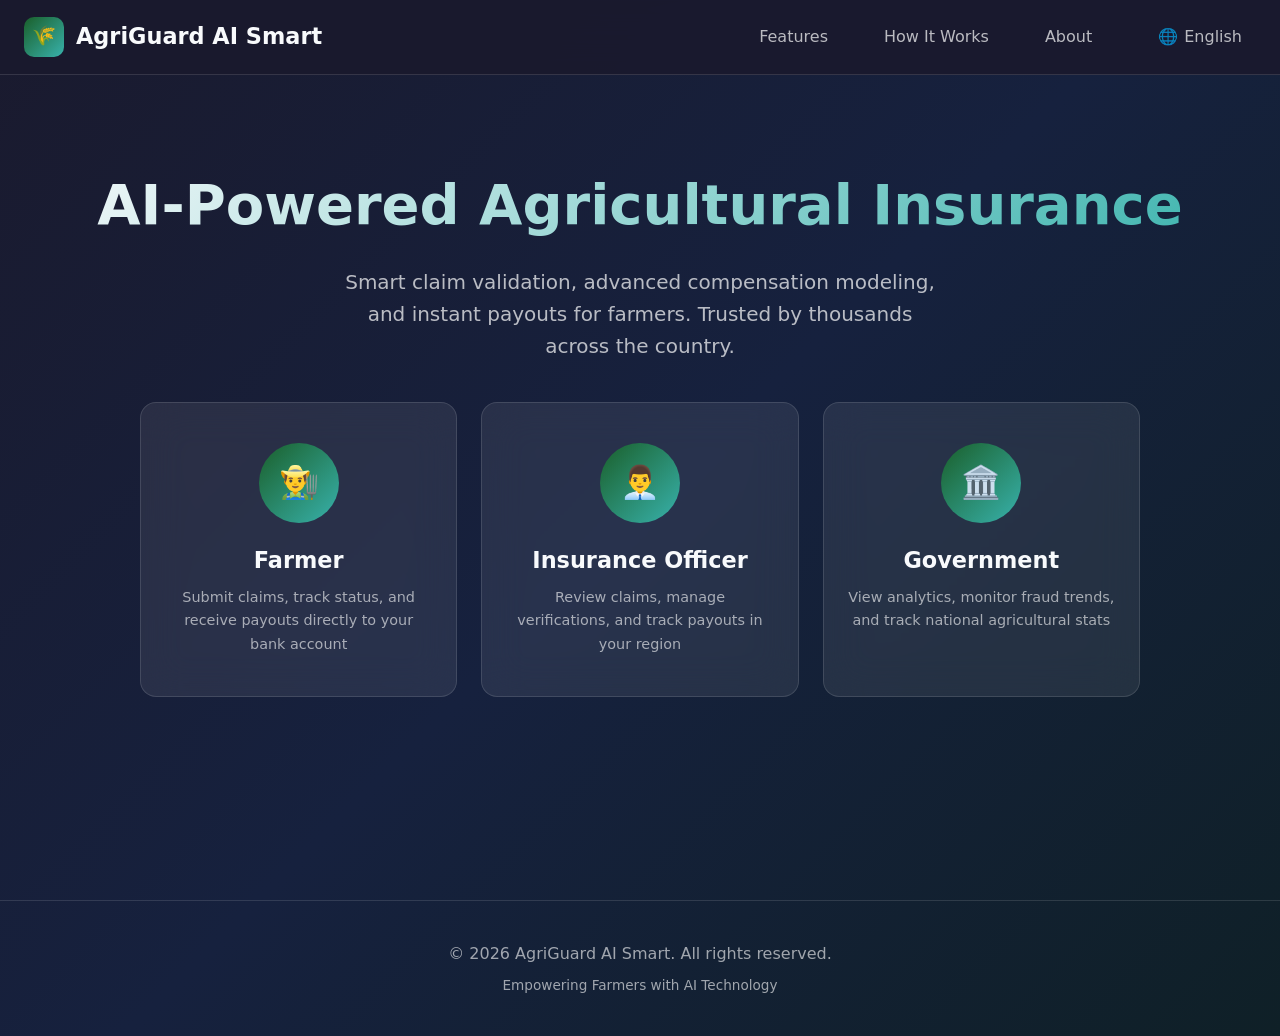
<file: index.html>
<!DOCTYPE html>
<html lang="en">
<head>
<meta charset="UTF-8">
<meta name="viewport" content="width=device-width, initial-scale=1.0">
<title>AgriGuard AI Smart - Agricultural Insurance Platform</title>
<link rel="stylesheet" href="css/style.css">
<link rel="icon" href="data:image/svg+xml,<svg xmlns='http://www.w3.org/2000/svg' viewBox='0 0 100 100'><text y='.9em' font-size='90'>🌾</text></svg>">
</head>

<body>

<header class="nav-header">
<div class="container nav-content">
<a href="index.html" class="nav-logo">
<div class="nav-logo-icon">🌾</div>
<span>AgriGuard AI Smart</span>
</a>
<nav class="nav-links">
<a href="#features" class="nav-link" data-i18n="nav.features">Features</a>
<a href="#how-it-works" class="nav-link" data-i18n="nav.howItWorks">How It Works</a>
<a href="#about" class="nav-link" data-i18n="nav.about">About</a>

<div class="lang-dropdown">
<a href="#" id="lang-toggle" class="nav-link lang-link">
🌐 <span id="lang-current">English</span>
</a>
<div id="lang-dropdown" class="lang-dropdown-menu">
<a href="#" data-lang="en" data-i18n="lang.en">English</a>
<a href="#" data-lang="hi" data-i18n="lang.hi">हिन्दी</a>
<a href="#" data-lang="te" data-i18n="lang.te">తెలుగు</a>
</div>
</div>
</nav>
</div>
</header>

<main class="main-content">
<section class="hero-section">
<div class="container">

<h1 class="hero-title animate-fade-in" data-i18n="hero.title">
AI-Powered Agricultural Insurance
</h1>

<p class="hero-subtitle animate-fade-in" data-i18n="hero.subtitle">
Smart claim validation, advanced compensation modeling, and instant payouts for farmers.
Trusted by thousands across the country.
</p>

<div class="role-cards">

<div class="card role-card animate-fade-in" onclick="selectRole('farmer')" style="animation-delay:0.1s">
<div class="role-icon">👨‍🌾</div>
<h3 class="role-title" data-i18n="role.farmer.title">Farmer</h3>
<p class="role-desc" data-i18n="role.farmer.desc">
Submit claims, track status, and receive payouts directly to your bank account
</p>
</div>

<div class="card role-card animate-fade-in" onclick="selectRole('officer')" style="animation-delay:0.2s">
<div class="role-icon">👨‍💼</div>
<h3 class="role-title" data-i18n="role.officer.title">Insurance Officer</h3>
<p class="role-desc" data-i18n="role.officer.desc">
Review claims, manage verifications, and track payouts in your region
</p>
</div>

<div class="card role-card animate-fade-in" onclick="selectRole('government')" style="animation-delay:0.3s">
<div class="role-icon">🏛️</div>
<h3 class="role-title" data-i18n="role.government.title">Government</h3>
<p class="role-desc" data-i18n="role.government.desc">
View analytics, monitor fraud trends, and track national agricultural stats
</p>
</div>

</div>
</div>
</section>
</main>

<!-- AUTH MODAL -->
<div id="auth-modal" class="hidden" style="position:fixed;inset:0;background:rgba(0,0,0,0.7);display:flex;align-items:center;justify-content:center;z-index:9999;">
<div style="background:#111;padding:30px;border-radius:12px;width:350px;max-width:90%;box-shadow:0 0 20px rgba(0,255,150,0.3);">
<h3 id="auth-role-title" style="margin-bottom:15px;text-align:center;color:white;"></h3>

<input id="auth-username" type="text" placeholder="Username" style="width:100%;padding:10px;margin-bottom:10px;border-radius:6px;border:1px solid #333;">
<input id="auth-password" type="password" placeholder="Password" style="width:100%;padding:10px;margin-bottom:15px;border-radius:6px;border:1px solid #333;">

<button onclick="loginUser()" style="width:100%;padding:10px;margin-bottom:8px;background:#00c896;border:none;color:#000;font-weight:bold;border-radius:6px;">Login</button>
<button onclick="registerUser()" style="width:100%;padding:10px;background:#1f2937;border:none;color:#fff;border-radius:6px;">Register</button>
<button onclick="closeAuth()" style="margin-top:10px;width:100%;background:none;color:#aaa;border:none;">Cancel</button>
</div>
</div>

<script>
document.getElementById('auth-modal').addEventListener('click', function(e) {
    if (e.target === this) closeAuth();
});
</script>

<footer style="padding:40px 24px;text-align:center;border-top:1px solid var(--glass-border);">
<p class="text-muted" data-i18n="footer.copyright">© 2026 AgriGuard AI Smart. All rights reserved.</p>
<p class="text-muted text-sm mt-sm" data-i18n="footer.tagline">Empowering Farmers with AI Technology</p>
</footer>

<script src="js/core.js"></script>
<script src="js/engine.js"></script>
<script src="js/finance.js"></script>
<script src="js/chatbot.js"></script>
<script src="js/i18n.js"></script>

<script>
// ================= AUTH SYSTEM =================

let selectedRole = null;

function selectRole(role) {
selectedRole = role;
document.getElementById("auth-role-title").innerText =
"Login as " + role.charAt(0).toUpperCase() + role.slice(1);
document.getElementById("auth-modal").classList.remove("hidden");
}

function closeAuth() {
document.getElementById("auth-modal").classList.add("hidden");
}

function registerUser() {
const username = document.getElementById("auth-username").value.trim();
const password = document.getElementById("auth-password").value.trim();

if (!username || !password) {
alert("All fields required");
return;
}

let users = JSON.parse(localStorage.getItem("users")) || [];
const exists = users.find(u => u.username === username && u.role === selectedRole);

if (exists) {
alert("User already exists for this role.");
return;
}

users.push({ username, password, role: selectedRole });
localStorage.setItem("users", JSON.stringify(users));
alert("Registered successfully! You can now login.");
}

function loginUser() {
const username = document.getElementById("auth-username").value.trim();
const password = document.getElementById("auth-password").value.trim();

let users = JSON.parse(localStorage.getItem("users")) || [];

const validUser = users.find(
u => u.username === username &&
u.password === password &&
u.role === selectedRole
);

if (!validUser) {
alert("Invalid credentials.");
return;
}

localStorage.setItem("currentUser", JSON.stringify(validUser));

if (selectedRole === "farmer") {
window.location.href = "farmer.html";
} else if (selectedRole === "officer") {
window.location.href = "officer.html";
} else if (selectedRole === "government") {
window.location.href = "government.html";
}
}

(function initDemoUsers(){
if (!localStorage.getItem("users")) {
const demoUsers = [
{ username: "farmer1", password: "1234", role: "farmer" },
{ username: "officer1", password: "1234", role: "officer" },
{ username: "gov1", password: "1234", role: "government" }
];
localStorage.setItem("users", JSON.stringify(demoUsers));
}
})();

document.addEventListener('DOMContentLoaded', function() {
initLanguage();

if (typeof Chatbot !== "undefined") {
Chatbot.init();
}
});
</script>
</body>
</html>
</file>
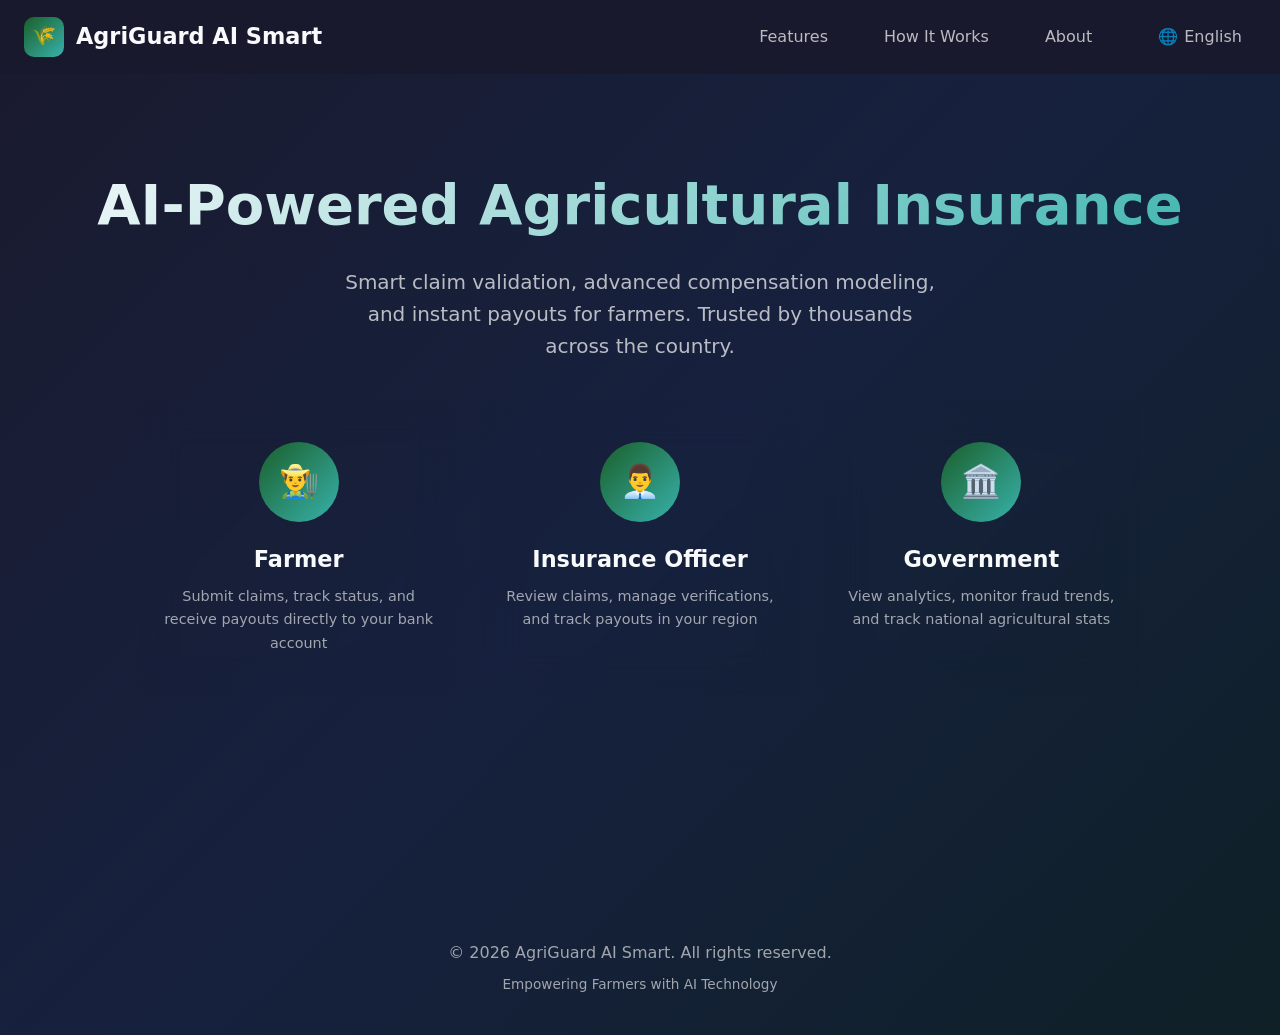
<file: Atechext/index.html>
<!DOCTYPE html>
<html lang="en">
<head>
<meta charset="UTF-8">
<meta name="viewport" content="width=device-width, initial-scale=1.0">
<title>AgriGuard AI Smart - Agricultural Insurance Platform</title>
<link rel="stylesheet" href="css/style.css">
<link rel="icon" href="data:image/svg+xml,<svg xmlns='http://www.w3.org/2000/svg' viewBox='0 0 100 100'><text y='.9em' font-size='90'>🌾</text></svg>">
</head>

<body>

<header class="nav-header">
<div class="container nav-content">
<a href="index.html" class="nav-logo">
<div class="nav-logo-icon">🌾</div>
<span>AgriGuard AI Smart</span>
</a>
<nav class="nav-links">
<a href="#features" class="nav-link" data-i18n="nav.features">Features</a>
<a href="#how-it-works" class="nav-link" data-i18n="nav.howItWorks">How It Works</a>
<a href="#about" class="nav-link" data-i18n="nav.about">About</a>

<div class="lang-dropdown">
<a href="#" id="lang-toggle" class="nav-link lang-link">
🌐 <span id="lang-current">English</span>
</a>
<div id="lang-dropdown" class="lang-dropdown-menu">
<a href="#" data-lang="en" data-i18n="lang.en">English</a>
<a href="#" data-lang="hi" data-i18n="lang.hi">हिन्दी</a>
<a href="#" data-lang="te" data-i18n="lang.te">తెలుగు</a>
</div>
</div>
</nav>
</div>
</header>

<main class="main-content">
<section class="hero-section">
<div class="container">

<h1 class="hero-title animate-fade-in" data-i18n="hero.title">
AI-Powered Agricultural Insurance
</h1>

<p class="hero-subtitle animate-fade-in" data-i18n="hero.subtitle">
Smart claim validation, advanced compensation modeling, and instant payouts for farmers.
Trusted by thousands across the country.
</p>

<div class="role-cards">

<div class="card role-card animate-fade-in" onclick="selectRole('farmer')" style="animation-delay:0.1s">
<div class="role-icon">👨‍🌾</div>
<h3 class="role-title" data-i18n="role.farmer.title">Farmer</h3>
<p class="role-desc" data-i18n="role.farmer.desc">
Submit claims, track status, and receive payouts directly to your bank account
</p>
</div>

<div class="card role-card animate-fade-in" onclick="selectRole('officer')" style="animation-delay:0.2s">
<div class="role-icon">👨‍💼</div>
<h3 class="role-title" data-i18n="role.officer.title">Insurance Officer</h3>
<p class="role-desc" data-i18n="role.officer.desc">
Review claims, manage verifications, and track payouts in your region
</p>
</div>

<div class="card role-card animate-fade-in" onclick="selectRole('government')" style="animation-delay:0.3s">
<div class="role-icon">🏛️</div>
<h3 class="role-title" data-i18n="role.government.title">Government</h3>
<p class="role-desc" data-i18n="role.government.desc">
View analytics, monitor fraud trends, and track national agricultural stats
</p>
</div>

</div>
</div>
</section>
</main>

<!-- AUTH MODAL -->
<div id="auth-modal" class="hidden" style="position:fixed;inset:0;background:rgba(0,0,0,0.7);display:flex;align-items:center;justify-content:center;z-index:9999;">
<div style="background:#111;padding:30px;border-radius:12px;width:350px;max-width:90%;box-shadow:0 0 20px rgba(0,255,150,0.3);">
<h3 id="auth-role-title" style="margin-bottom:15px;text-align:center;color:white;"></h3>

<input id="auth-username" type="text" placeholder="Username" style="width:100%;padding:10px;margin-bottom:10px;border-radius:6px;border:1px solid #333;">
<input id="auth-password" type="password" placeholder="Password" style="width:100%;padding:10px;margin-bottom:15px;border-radius:6px;border:1px solid #333;">

<button onclick="loginUser()" style="width:100%;padding:10px;margin-bottom:8px;background:#00c896;border:none;color:#000;font-weight:bold;border-radius:6px;">Login</button>
<button onclick="registerUser()" style="width:100%;padding:10px;background:#1f2937;border:none;color:#fff;border-radius:6px;">Register</button>
<button onclick="closeAuth()" style="margin-top:10px;width:100%;background:none;color:#aaa;border:none;">Cancel</button>
</div>
</div>

<footer style="padding:40px 24px;text-align:center;border-top:1px solid var(--glass-border);">
<p class="text-muted" data-i18n="footer.copyright">© 2026 AgriGuard AI Smart. All rights reserved.</p>
<p class="text-muted text-sm mt-sm" data-i18n="footer.tagline">Empowering Farmers with AI Technology</p>
</footer>

<script src="js/core.js"></script>
<script src="js/engine.js"></script>
<script src="js/finance.js"></script>
<script src="js/chatbot.js"></script>
<script src="js/i18n.js"></script>

<script>
// ================= AUTH SYSTEM =================

let selectedRole = null;

function selectRole(role) {
selectedRole = role;
document.getElementById("auth-role-title").innerText =
"Login as " + role.charAt(0).toUpperCase() + role.slice(1);
document.getElementById("auth-modal").classList.remove("hidden");
}

function closeAuth() {
document.getElementById("auth-modal").classList.add("hidden");
}

function registerUser() {
const username = document.getElementById("auth-username").value.trim();
const password = document.getElementById("auth-password").value.trim();

if (!username || !password) {
alert("All fields required");
return;
}

let users = JSON.parse(localStorage.getItem("users")) || [];
const exists = users.find(u => u.username === username && u.role === selectedRole);

if (exists) {
alert("User already exists for this role.");
return;
}

users.push({ username, password, role: selectedRole });
localStorage.setItem("users", JSON.stringify(users));
alert("Registered successfully! You can now login.");
}

function loginUser() {
const username = document.getElementById("auth-username").value.trim();
const password = document.getElementById("auth-password").value.trim();

let users = JSON.parse(localStorage.getItem("users")) || [];

const validUser = users.find(
u => u.username === username &&
u.password === password &&
u.role === selectedRole
);

if (!validUser) {
alert("Invalid credentials.");
return;
}

localStorage.setItem("currentUser", JSON.stringify(validUser));

if (selectedRole === "farmer") {
window.location.href = "farmer.html";
} else if (selectedRole === "officer") {
window.location.href = "officer.html";
} else if (selectedRole === "government") {
window.location.href = "government.html";
}
}

(function initDemoUsers(){
if (!localStorage.getItem("users")) {
const demoUsers = [
{ username: "farmer1", password: "1234", role: "farmer" },
{ username: "officer1", password: "1234", role: "officer" },
{ username: "gov1", password: "1234", role: "government" }
];
localStorage.setItem("users", JSON.stringify(demoUsers));
}
})();

document.addEventListener('DOMContentLoaded', function() {
initLanguage();

if (typeof Chatbot !== "undefined") {
Chatbot.init();
}
});
</script>

</body>
</html>
</file>
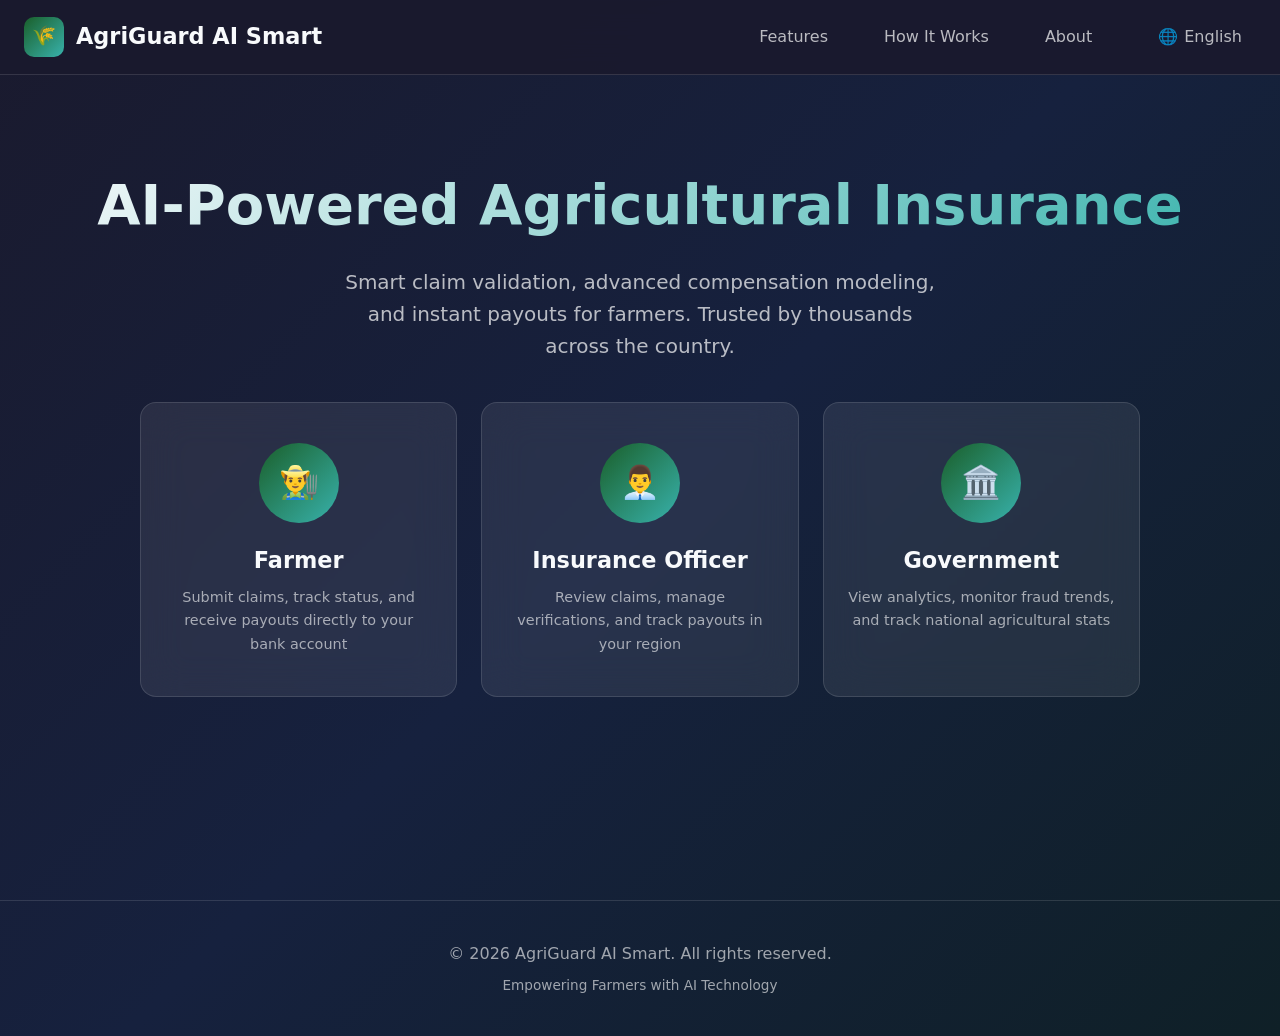
<file: farmer.html>
<!DOCTYPE html>
<html lang="en">
<head>
    <meta charset="UTF-8">
    <meta name="viewport" content="width=device-width, initial-scale=1.0">
    <title>Farmer Dashboard - AgriGuard AI Smart</title>
    <link rel="stylesheet" href="css/style.css">
    <link rel="icon" href="data:image/svg+xml,<svg xmlns='http://www.w3.org/2000/svg' viewBox='0 0 100 100'><text y='.9em' font-size='90'>🌾</text></svg>">
</head>
<body>
    <header class="nav-header">
        <div class="container nav-content">
            <a href="index.html" class="nav-logo">
                <div class="nav-logo-icon">🌾</div>
                <span>AgriGuard AI Smart</span>
            </a>
            <nav class="nav-links">
                <a href="#" class="nav-link active" data-tab="new-claim" data-i18n="nav.newClaim">New Claim</a>
                <a href="#" class="nav-link" data-tab="my-claims" data-i18n="nav.myClaims">My Claims</a>
                <a href="index.html" class="nav-link" data-i18n="nav.logout">Logout</a>
                
                <div class="lang-dropdown">
                    <a href="#" id="lang-toggle" class="nav-link lang-link">
                        🌐 <span id="lang-current">English</span>
                    </a>
                    <div id="lang-dropdown" class="lang-dropdown-menu">
                        <a href="#" data-lang="en" data-i18n="lang.en">English</a>
                        <a href="#" data-lang="hi" data-i18n="lang.hi">हिन्दी</a>
                        <a href="#" data-lang="te" data-i18n="lang.te">తెలుగు</a>
                    </div>
                </div>
            </nav>
        </div>
    </header>

    <main class="main-content">
        <div class="container">
            <div class="dashboard-header">
                <div>
                    <h1 class="dashboard-title" data-i18n="dashboard.farmer.title">Farmer Dashboard</h1>
                    <p class="text-muted" data-i18n="dashboard.farmer.subtitle">Welcome! Submit and track your insurance claims</p>
                </div>
                <button class="btn btn-primary" onclick="showNewClaimForm()">
                    <span>+</span> <span data-i18n="btn.newClaim">New Claim</span>
                </button>
            </div>

            <div class="dashboard-layout">
                <aside class="dashboard-sidebar">
                    <nav class="dashboard-nav-vertical">
                        <a href="#" class="dashboard-nav-item active" data-tab="new-claim">
                            <span class="nav-icon">📝</span>
                            <span class="nav-text" data-i18n="tab.submitClaim">Submit Claim</span>
                        </a>
                        <a href="#" class="dashboard-nav-item" data-tab="my-claims">
                            <span class="nav-icon">📋</span>
                            <span class="nav-text" data-i18n="tab.myClaims">My Claims</span>
                        </a>
                        <a href="#" class="dashboard-nav-item" data-tab="claim-details">
                            <span class="nav-icon">📄</span>
                            <span class="nav-text" data-i18n="tab.claimDetails">Claim Details</span>
                        </a>
                    </nav>
                </aside>

                <div class="dashboard-content">

            <div id="new-claim" class="tab-content active">
                <div class="card">
                    <form id="claim-form" class="claim-form">
                        <div class="form-section">
                            <h3 class="form-section-title">📷 Crop Damage Images</h3>
                            <div class="file-upload" id="file-upload-area">
                                <div class="file-upload-icon">📁</div>
                                <p class="text-lg font-semibold mb-sm" data-i18n="form.dropImages">Drop images here or click to upload</p>
                                <p class="text-muted text-sm" data-i18n="form.uploadHint">Upload clear photos of crop damage (JPG, PNG)</p>
                                <input type="file" id="image-upload" accept="image/*" multiple hidden>
                            </div>
                            <div class="file-preview" id="file-preview"></div>
                            <div class="form-error" id="images-error"></div>
                        </div>

                        <div class="form-section">
                            <h3 class="form-section-title">🌾 Crop Information</h3>
                            <div class="grid grid-2 gap-lg">
                                <div class="form-group">
                                    <label class="form-label" data-i18n="form.cropType">Crop Type</label>
                                    <select id="crop-type">
                                        <option value="">Select crop type</option>
                                        <option value="wheat">Wheat</option>
                                        <option value="rice">Rice</option>
                                        <option value="cotton">Cotton</option>
                                        <option value="corn">Corn</option>
                                        <option value="soybean">Soybean</option>
                                        <option value="sugarcane">Sugarcane</option>
                                    </select>
                                    <div class="form-error"></div>
                                </div>
                                <div class="form-group">
                                    <label class="form-label" data-i18n="form.landSize">Land Size (acres)</label>
                                    <input type="number" id="land-size" min="0.1" max="100" step="0.1" placeholder="e.g., 5.5">
                                    <div class="form-error"></div>
                                </div>
                            </div>
                            <div class="grid grid-2 gap-lg">
                                <div class="form-group">
                                    <label class="form-label" data-i18n="form.coverage">Policy Coverage (%)</label>
                                    <select id="coverage-percent">
                                        <option value="">Select coverage</option>
                                        <option value="30">30%</option>
                                        <option value="40">40%</option>
                                        <option value="50">50%</option>
                                        <option value="60">60%</option>
                                        <option value="70" selected>70%</option>
                                        <option value="80">80%</option>
                                        <option value="90">90%</option>
                                        <option value="100">100%</option>
                                    </select>
                                    <div class="form-error"></div>
                                </div>
                                <div class="form-group">
                                    <label class="form-label" data-i18n="form.damageDate">Date of Damage</label>
                                    <input type="date" id="damage-date">
                                    <div class="form-error"></div>
                                </div>
                            </div>
                        </div>

                        <div class="form-section">
                            <h3 class="form-section-title">📍 Location</h3>
                            
                            <div class="location-mode-toggle">
                                <label class="location-mode-option">
                                    <input type="radio" name="location-mode" value="auto" checked onchange="toggleLocationMode()">
                                    <span class="location-mode-label">📡 Auto Detect</span>
                                </label>
                                <label class="location-mode-option">
                                    <input type="radio" name="location-mode" value="manual" onchange="toggleLocationMode()">
                                    <span class="location-mode-label">✏️ Enter Manually</span>
                                </label>
                            </div>

                            <div id="location-auto-section">
                                <div class="form-group">
                                    <label class="form-label" data-i18n="form.farmLocation">Farm Location</label>
                                    <div class="flex gap-md mb-sm">
                                        <button type="button" class="btn btn-outline btn-sm" onclick="detectLocation()">
                                            📍 <span data-i18n="form.detectLocation">Detect My Location</span>
                                        </button>
                                        <span id="location-status" class="text-muted text-sm"></span>
                                    </div>
                                    <input type="hidden" id="latitude">
                                    <input type="hidden" id="longitude">
                                    <select id="region">
                                        <option value="">Select district/region</option>
                                        <option value="North District">North District</option>
                                        <option value="South District">South District</option>
                                        <option value="East District">East District</option>
                                        <option value="West District">West District</option>
                                        <option value="Central District">Central District</option>
                                        <option value="Coastal Region">Coastal Region</option>
                                        <option value="Hill Region">Hill Region</option>
                                        <option value="Plain Region">Plain Region</option>
                                    </select>
                                    <div class="form-error"></div>
                                </div>
                                <div class="map-container" id="map-container">
                                    <iframe id="location-map" 
                                        src="https://www.openstreetmap.org/export/embed.html?bbox=77.0%2C28.4%2C77.4%2C28.6&amp;layer=mapnik&amp;marker=28.5%2C77.2" 
                                        style="width:100%;height:100%;border:0;">
                                    </iframe>
                                </div>
                            </div>

                            <div id="location-manual-section" class="hidden">
                                <div class="manual-location-card">
                                    <div class="form-group">
                                        <label class="form-label">State *</label>
                                        <select id="manual-state">
                                            <option value="">Select State</option>
                                            <option value="Andhra Pradesh">Andhra Pradesh</option>
                                            <option value="Arunachal Pradesh">Arunachal Pradesh</option>
                                            <option value="Assam">Assam</option>
                                            <option value="Bihar">Bihar</option>
                                            <option value="Chhattisgarh">Chhattisgarh</option>
                                            <option value="Goa">Goa</option>
                                            <option value="Gujarat">Gujarat</option>
                                            <option value="Haryana">Haryana</option>
                                            <option value="Himachal Pradesh">Himachal Pradesh</option>
                                            <option value="Jharkhand">Jharkhand</option>
                                            <option value="Karnataka">Karnataka</option>
                                            <option value="Kerala">Kerala</option>
                                            <option value="Madhya Pradesh">Madhya Pradesh</option>
                                            <option value="Maharashtra">Maharashtra</option>
                                            <option value="Manipur">Manipur</option>
                                            <option value="Meghalaya">Meghalaya</option>
                                            <option value="Mizoram">Mizoram</option>
                                            <option value="Nagaland">Nagaland</option>
                                            <option value="Odisha">Odisha</option>
                                            <option value="Punjab">Punjab</option>
                                            <option value="Rajasthan">Rajasthan</option>
                                            <option value="Sikkim">Sikkim</option>
                                            <option value="Tamil Nadu">Tamil Nadu</option>
                                            <option value="Telangana">Telangana</option>
                                            <option value="Tripura">Tripura</option>
                                            <option value="Uttar Pradesh">Uttar Pradesh</option>
                                            <option value="Uttarakhand">Uttarakhand</option>
                                            <option value="West Bengal">West Bengal</option>
                                        </select>
                                    </div>
                                    <div class="form-group">
                                        <label class="form-label">City/District *</label>
                                        <input type="text" id="manual-city" placeholder="Enter city or district">
                                    </div>
                                    <div class="form-group">
                                        <label class="form-label">Village/Area (Optional)</label>
                                        <input type="text" id="manual-village" placeholder="Enter village or area">
                                    </div>
                                </div>
                            </div>
                        </div>

                        <div class="form-section">
                            <h3 class="form-section-title">📝 Damage Description</h3>
                            <div class="form-group">
                                <textarea id="description" rows="4" placeholder="Describe the damage in detail..." data-i18n-placeholder="form.description"></textarea>
                                <div class="form-error"></div>
                            </div>
                        </div>

                        <div class="form-section">
                            <h3 class="form-section-title">👤 Farmer Information</h3>
                            <div class="grid grid-2 gap-lg">
                                <div class="form-group">
                                    <label class="form-label" data-i18n="form.farmerName">Full Name</label>
                                    <input type="text" id="farmer-name" placeholder="As per records">
                                    <div class="form-error"></div>
                                </div>
                                <div class="form-group">
                                    <label class="form-label" data-i18n="form.farmerId">Farmer ID</label>
                                    <input type="text" id="farmer-id" placeholder="e.g., F001">
                                    <div class="form-error"></div>
                                </div>
                            </div>
                        </div>

                        <div class="flex gap-md mt-lg">
                            <button type="submit" class="btn btn-primary btn-lg">
                                🚀 <span data-i18n="form.submitForAi">Submit for AI Analysis</span>
                            </button>
                            <button type="button" class="btn btn-outline" onclick="resetForm()" data-i18n="btn.clearForm">
                                Clear Form
                            </button>
                        </div>
                    </form>
                </div>
            </div>

            <div id="my-claims" class="tab-content">
                <div class="card">
                    <div class="card-header">
                        <h3 class="card-title" data-i18n="nav.myClaims">My Claims</h3>
                        <div class="flex gap-md">
                            <select id="claim-filter" class="btn btn-outline btn-sm">
                                <option value="all">All Claims</option>
                                <option value="pending">Pending</option>
                                <option value="approved">Approved</option>
                                <option value="rejected">Rejected</option>
                            </select>
                        </div>
                    </div>
                    <div class="table-container-enhanced">
                        <div class="table-scroll-wrapper">
                            <table id="claims-table">
                                <thead>
                                    <tr>
                                        <th data-i18n="table.claimId">Claim ID</th>
                                        <th data-i18n="table.date">Date</th>
                                        <th data-i18n="table.crop">Crop</th>
                                        <th data-i18n="table.land">Land</th>
                                        <th data-i18n="table.damage">Damage %</th>
                                        <th data-i18n="table.status">Status</th>
                                        <th data-i18n="table.payout">Payout</th>
                                        <th data-i18n="table.actions">Actions</th>
                                    </tr>
                                </thead>
                                <tbody id="claims-tbody">
                                </tbody>
                            </table>
                        </div>
                    </div>
                    <div id="no-claims" class="empty-state hidden">
                        <div class="empty-state-icon">📋</div>
                        <h3 class="empty-state-title" data-i18n="empty.noClaims">No claims found</h3>
                        <p data-i18n="empty.noClaimsDesc">You haven't submitted any claims yet.</p>
                        <button class="btn btn-primary mt-md" onclick="showNewClaimForm()" data-i18n="empty.submitFirst">Submit Your First Claim</button>
                    </div>
                </div>
            </div>
            </div>

            <div id="claim-details" class="tab-content">
                <div id="claim-details-content">
                </div>
            </div>
        </div>
    </main>

    <div id="chatbot-toggle" class="chatbot-toggle" title="Chat with AgriGuard Assistant">💬</div>
    <div id="chatbot-panel" class="chatbot-panel hidden">
        <div class="chatbot-header">
            <span class="chatbot-title">🌾 AgriGuard Assistant</span>
            <div class="chatbot-header-actions">
                <button id="chatbot-speak" class="chatbot-header-btn" title="Toggle auto-speak">🔊</button>
                <button id="chatbot-close" class="chatbot-close">✕</button>
            </div>
        </div>
        <div id="chatbot-messages" class="chatbot-messages"></div>
        <div class="chatbot-input">
            <button id="chatbot-mic" class="chatbot-mic-btn" title="Voice input">🎤</button>
            <input type="text" id="chatbot-input-field" placeholder="Type your message..." aria-label="Chat input">
            <button id="chatbot-send" class="btn btn-accent btn-sm">Send</button>
        </div>
    </div>

    <script src="js/core.js"></script>
    <script src="js/engine.js"></script>
    <script src="js/finance.js"></script>
    <script src="js/chatbot.js"></script>
    <script src="js/i18n.js"></script>
    <script>
        // ===== ROLE PROTECTION =====
        const currentUser = JSON.parse(localStorage.getItem("currentUser"));

        if (!currentUser || currentUser.role !== "farmer") {
            window.location.href = "index.html";
        }
        
        function logout() {
            localStorage.removeItem("currentUser");
            window.location.href = "index.html";
        }

        let uploadedImages = [];
        let currentClaimId = null;
        let aiResultData = null;

        document.addEventListener('DOMContentLoaded', function() {
            initLanguage();
            initTabs();
            initFileUpload();
            initFormSubmission();
            loadMyClaims();
            setDefaultDate();
            if (typeof Chatbot !== "undefined") {
                Chatbot.init();
            }
        });

        function initTabs() {
            const tabBtns = document.querySelectorAll('.tab-btn');
            const navLinks = document.querySelectorAll('.nav-link[data-tab]');
            const dashboardNavItems = document.querySelectorAll('.dashboard-nav-item');

            function switchTab(tabId) {
                document.querySelectorAll('.tab-content').forEach(tab => tab.classList.remove('active'));
                document.querySelectorAll('.tab-btn').forEach(btn => btn.classList.remove('active'));
                document.querySelectorAll('.nav-link[data-tab]').forEach(link => link.classList.remove('active'));
                document.querySelectorAll('.dashboard-nav-item').forEach(item => item.classList.remove('active'));
                
                const targetTab = document.getElementById(tabId);
                if (targetTab) targetTab.classList.add('active');
                
                document.querySelector(`.tab-btn[data-tab="${tabId}"]`)?.classList.add('active');
                document.querySelector(`.nav-link[data-tab="${tabId}"]`)?.classList.add('active');
                document.querySelector(`.dashboard-nav-item[data-tab="${tabId}"]`)?.classList.add('active');
            }

            tabBtns.forEach(btn => {
                btn.addEventListener('click', () => switchTab(btn.dataset.tab));
            });

            navLinks.forEach(link => {
                link.addEventListener('click', (e) => {
                    e.preventDefault();
                    switchTab(link.dataset.tab);
                });
            });

            dashboardNavItems.forEach(item => {
                item.addEventListener('click', (e) => {
                    e.preventDefault();
                    switchTab(item.dataset.tab);
                });
            });
        }

        function showNewClaimForm() {
            switchTab('new-claim');
        }

        function switchTab(tabId) {
            document.querySelectorAll('.tab-content').forEach(tab => tab.classList.remove('active'));
            document.querySelectorAll('.tab-btn').forEach(btn => btn.classList.remove('active'));
            document.querySelectorAll('.nav-link[data-tab]').forEach(link => link.classList.remove('active'));
            document.querySelectorAll('.dashboard-nav-item').forEach(item => item.classList.remove('active'));
            
            const targetTab = document.getElementById(tabId);
            if (targetTab) targetTab.classList.add('active');
            
            document.querySelector(`.tab-btn[data-tab="${tabId}"]`)?.classList.add('active');
            document.querySelector(`.nav-link[data-tab="${tabId}"]`)?.classList.add('active');
            document.querySelector(`.dashboard-nav-item[data-tab="${tabId}"]`)?.classList.add('active');
        }

        function setDefaultDate() {
            const today = new Date().toISOString().split('T')[0];
            document.getElementById('damage-date').max = today;
        }

        function initFileUpload() {
            const uploadArea = document.getElementById('file-upload-area');
            const fileInput = document.getElementById('image-upload');

            uploadArea.addEventListener('click', () => fileInput.click());

            uploadArea.addEventListener('dragover', (e) => {
                e.preventDefault();
                uploadArea.classList.add('dragover');
            });

            uploadArea.addEventListener('dragleave', () => {
                uploadArea.classList.remove('dragover');
            });

            uploadArea.addEventListener('drop', (e) => {
                e.preventDefault();
                uploadArea.classList.remove('dragover');
                handleFiles(e.dataTransfer.files);
            });

            fileInput.addEventListener('change', (e) => {
                handleFiles(e.target.files);
            });
        }

        function handleFiles(files) {
            const validTypes = ['image/jpeg', 'image/png', 'image/jpg', 'image/webp'];
            
            Array.from(files).forEach(file => {
                if (!validTypes.includes(file.type)) {
                    AgriGuard.showNotification('Invalid file type. Please upload images only.', 'error');
                    return;
                }

                if (uploadedImages.length >= 10) {
                    AgriGuard.showNotification('Maximum 10 images allowed.', 'warning');
                    return;
                }

                const reader = new FileReader();
                reader.onload = (e) => {
                    uploadedImages.push({
                        name: file.name,
                        data: e.target.result
                    });
                    renderImagePreviews();
                };
                reader.readAsDataURL(file);
            });
        }

        function renderImagePreviews() {
            const container = document.getElementById('file-preview');
            container.innerHTML = '';

            uploadedImages.forEach((img, index) => {
                const div = document.createElement('div');
                div.className = 'file-preview-item';
                div.innerHTML = `
                    <img src="${img.data}" alt="Preview">
                    <div class="file-preview-remove" onclick="removeImage(${index})">✕</div>
                `;
                container.appendChild(div);
            });
        }

        function removeImage(index) {
            uploadedImages.splice(index, 1);
            renderImagePreviews();
        }

        async function detectLocation() {
            const statusEl = document.getElementById('location-status');
            statusEl.textContent = 'Detecting location...';

            try {
                const position = await AgriGuard.getCurrentLocation();
                document.getElementById('latitude').value = position.lat;
                document.getElementById('longitude').value = position.lng;

                const district = AgriGuard.getDistrictFromCoords(position.lat, position.lng);
                document.getElementById('region').value = district;

                const map = document.getElementById('location-map');
                const newSrc = `https://www.openstreetmap.org/export/embed.html?bbox=${position.lng-0.05}%2C${position.lat-0.05}%2C${position.lng+0.05}%2C${position.lat+0.05}&layer=mapnik&marker=${position.lat}%2C${position.lng}`;
                map.src = newSrc;

                statusEl.textContent = `✓ Location detected: ${district}`;
                statusEl.className = 'text-success text-sm';
            } catch (error) {
                statusEl.textContent = 'Location access denied. Please enter manually.';
                statusEl.className = 'text-warning text-sm';
                
                document.querySelector('input[name="location-mode"][value="manual"]').checked = true;
                toggleLocationMode();
            }
        }

        function toggleLocationMode() {
            const mode = document.querySelector('input[name="location-mode"]:checked').value;
            const autoSection = document.getElementById('location-auto-section');
            const manualSection = document.getElementById('location-manual-section');
            
            if (mode === 'auto') {
                autoSection.classList.remove('hidden');
                manualSection.classList.add('hidden');
            } else {
                autoSection.classList.add('hidden');
                manualSection.classList.remove('hidden');
            }
        }

        function initFormSubmission() {
            const form = document.getElementById('claim-form');
            form.addEventListener('submit', async (e) => {
                e.preventDefault();
                
                const validation = validateClaimForm();
                if (!validation.valid) {
                    return;
                }

                const claimData = collectFormData();
                
                AgriGuard.showLoading('Analyzing your claim...');
                
                await processClaimWithAI(claimData);
            });
        }

        function validateClaimForm() {
            const cropType = document.getElementById('crop-type').value;
            const landSize = document.getElementById('land-size').value;
            const farmerName = document.getElementById('farmer-name').value;
            const description = document.getElementById('description').value;

            if (!cropType || !landSize || !farmerName || !description) {
                AgriGuard.showNotification('Please fill in: Crop Type, Land Size, Full Name, and Description', 'error');
                return { valid: false };
            }

            if (parseFloat(landSize) <= 0) {
                AgriGuard.showNotification('Please enter a valid land size', 'error');
                return { valid: false };
            }

            return { valid: true };
        }

        function collectFormData() {
            const locationMode = document.querySelector('input[name="location-mode"]:checked').value;
            
            let locationData = {
                mode: locationMode,
                state: '',
                city: '',
                village: '',
                district: '',
                coordinates: null
            };
            
            if (locationMode === 'auto') {
                const lat = document.getElementById('latitude').value;
                const lng = document.getElementById('longitude').value;
                const district = document.getElementById('region').value || 'Central District';
                
                locationData.district = district;
                if (lat && lng) {
                    locationData.coordinates = { lat: parseFloat(lat), lng: parseFloat(lng) };
                }
            } else {
                locationData.state = document.getElementById('manual-state').value || '';
                locationData.city = document.getElementById('manual-city').value || '';
                locationData.village = document.getElementById('manual-village').value || '';
                locationData.district = locationData.city || 'Not specified';
            }
            
            return {
                cropType: document.getElementById('crop-type').value || 'wheat',
                landSize: parseFloat(document.getElementById('land-size').value) || 1,
                coveragePercent: parseInt(document.getElementById('coverage-percent').value) || 70,
                date: document.getElementById('damage-date').value || new Date().toISOString().split('T')[0],
                region: locationData.district || 'Central District',
                latitude: locationData.coordinates?.lat || '',
                longitude: locationData.coordinates?.lng || '',
                description: document.getElementById('description').value || 'Crop damage assessment requested',
                farmerName: document.getElementById('farmer-name').value || 'Demo Farmer',
                farmerId: document.getElementById('farmer-id').value || 'F001',
                images: uploadedImages.map(img => img.name),
                location: locationData
            };
        }

        async function processClaimWithAI(claimData) {
            const claimId = AgriGuard.generateId('AG');
            currentClaimId = claimId;

            const processingHtml = `
                <div class="card">
                    <div class="ai-processing">
                        <div class="loading-spinner" style="margin: 0 auto 20px;"></div>
                        <h3 class="text-xl font-bold mb-md">AI is analyzing your claim</h3>
                        <div class="processing-stages">
                            <div class="processing-stage" id="stage-0">
                                <span class="stage-icon">🔍</span>
                                <span class="stage-name">Damage Analysis</span>
                                <span class="stage-status">Processing...</span>
                            </div>
                            <div class="processing-stage" id="stage-1">
                                <span class="stage-icon">🌤️</span>
                                <span class="stage-name">Weather Matching</span>
                                <span class="stage-status">Waiting...</span>
                            </div>
                            <div class="processing-stage" id="stage-2">
                                <span class="stage-icon">⚖️</span>
                                <span class="stage-name">Risk Assessment</span>
                                <span class="stage-status">Waiting...</span>
                            </div>
                            <div class="processing-stage" id="stage-3">
                                <span class="stage-icon">🛡️</span>
                                <span class="stage-name">Fraud Detection</span>
                                <span class="stage-status">Waiting...</span>
                            </div>
                        </div>
                    </div>
                </div>
            `;
            
            document.getElementById('claim-details-content').innerHTML = processingHtml;
            switchTab('claim-details');

            let stageIndex = 0;
            const stages = ['Damage Analysis', 'Weather Matching', 'Risk Assessment', 'Fraud Detection'];
            
            const processUI = setInterval(() => {
                if (stageIndex >= stages.length) {
                    clearInterval(processUI);
                    return;
                }
                updateProcessingUI(stageIndex, stages.length);
                stageIndex++;
            }, 800);

            await new Promise(resolve => setTimeout(resolve, 3500));

            const historicalClaims = AgriGuard.getClaims().filter(c => c.farmerId === claimData.farmerId);
            
            aiResultData = await AIEngine.processClaim(claimData, (name, current, total) => {
                updateProcessingUI(current, total);
            });

            const claim = {
                id: claimId,
                ...claimData,
                status: aiResultData.decision,
                aiResult: aiResultData,
                createdAt: new Date().toISOString()
            };

            AgriGuard.saveClaim(claim);
            AgriGuard.hideLoading();

            AgriGuard.showNotification('Claim submitted successfully! AI analysis complete.', 'success');
            showResultsPanel(claim, aiResultData);
            loadMyClaims();
        }

        function updateProcessingUI(current, total) {
            for (let i = 0; i < 4; i++) {
                const stageEl = document.getElementById(`stage-${i}`);
                if (stageEl) {
                    stageEl.classList.remove('active', 'complete');
                    const statusEl = stageEl.querySelector('.stage-status');
                    if (i < current) {
                        stageEl.classList.add('complete');
                        if (statusEl) statusEl.textContent = 'Complete ✓';
                    } else if (i === current) {
                        stageEl.classList.add('active');
                        if (statusEl) statusEl.textContent = 'Processing...';
                    } else {
                        if (statusEl) statusEl.textContent = 'Waiting...';
                    }
                }
            }
        }

        function showResultsPanel(claim, result) {
            const compensation = FinanceEngine.calculateCompensation(claim, result);
            
            const decisionClass = `decision-${result.decision}`;
            const decisionText = result.decision.charAt(0).toUpperCase() + result.decision.slice(1);

            const html = `
                <div class="card">
                    <div class="card-header">
                        <h3 class="card-title">🎯 AI Analysis Results</h3>
                        <span class="badge ${AgriGuard.getStatusBadgeClass(result.decision)}">${decisionText}</span>
                    </div>

                    <div class="results-grid mb-lg">
                        <div class="result-card card">
                            <div class="result-value" style="color: var(--accent)">${result.damageScore}%</div>
                            <div class="result-label">Damage Severity</div>
                        </div>
                        <div class="result-card card">
                            <div class="result-value" style="color: var(--info)">${result.weatherMatch}%</div>
                            <div class="result-label">Weather Match</div>
                        </div>
                        <div class="result-card card">
                            <div class="result-value" style="color: ${result.fraudRisk > 50 ? 'var(--danger)' : 'var(--success)'}">${result.fraudRisk}%</div>
                            <div class="result-label">Fraud Risk</div>
                        </div>
                        <div class="result-card card">
                            <div class="result-value" style="color: var(--success)">${result.trustModifier}%</div>
                            <div class="result-label">Trust Score</div>
                        </div>
                        <div class="result-card card">
                            <div class="result-value" style="color: var(--warning)">${result.finalScore}%</div>
                            <div class="result-label">Final AI Score</div>
                        </div>
                        <div class="result-card card">
                            <div class="result-value" style="color: var(--primary-light)">${Math.round(75 + Math.random() * 20)}%</div>
                            <div class="result-label">AI Confidence</div>
                        </div>
                    </div>

                    <div class="card ${decisionClass} mb-lg">
                        <h3 class="text-xl font-bold text-center mb-sm">Claim ${decisionText}</h3>
                        <p class="text-muted text-center">${AIEngine.getDecisionExplanation(result)}</p>
                    </div>

                    ${result.decision === 'approved' ? `
                        <div class="card mb-lg">
                            <h3 class="card-title mb-md">💰 Compensation Breakdown</h3>
                            <ul class="breakdown-list">
                                <li class="breakdown-item">
                                    <span>Base Amount (${claim.landSize} acres × ₹${FinanceEngine.BASE_RATES[claim.cropType]}/acre)</span>
                                    <span>${AgriGuard.formatCurrency(compensation.baseAmount)}</span>
                                </li>
                                <li class="breakdown-item">
                                    <span>Damage Adjusted (${compensation.damageScore}%)</span>
                                    <span>${AgriGuard.formatCurrency(compensation.damageAdjusted)}</span>
                                </li>
                                <li class="breakdown-item">
                                    <span>Coverage Applied (${compensation.coveragePercent}%)</span>
                                    <span>${AgriGuard.formatCurrency(compensation.coverageAdjusted)}</span>
                                </li>
                                ${compensation.adjustments.map(adj => `
                                    <li class="breakdown-item">
                                        <span>${adj.description}</span>
                                        <span class="${adj.amount >= 0 ? 'text-success' : 'text-danger'}">
                                            ${adj.amount >= 0 ? '+' : ''}${AgriGuard.formatCurrency(adj.amount)}
                                        </span>
                                    </li>
                                `).join('')}
                                <li class="breakdown-item">
                                    <span>Final Payout Amount</span>
                                    <span>${AgriGuard.formatCurrency(compensation.finalAmount)}</span>
                                </li>
                            </ul>
                        </div>

                        <div class="card">
                            <h3 class="card-title mb-md">🏦 Payment Details</h3>
                            <form id="payment-form">
                                <div class="grid grid-2 gap-lg">
                                    <div class="form-group">
                                        <label class="form-label">Bank Account Number *</label>
                                        <input type="text" id="bank-account" placeholder="9-18 digits" required>
                                    </div>
                                    <div class="form-group">
                                        <label class="form-label">IFSC Code</label>
                                        <input type="text" id="ifsc-code" placeholder="e.g., SBIN0001234">
                                    </div>
                                </div>
                                <div class="form-group">
                                    <label class="form-label">Account Holder Name *</label>
                                    <input type="text" id="account-holder" placeholder="As per bank records" required>
                                </div>
                                <button type="submit" class="btn btn-success btn-lg mt-md">
                                    💳 Receive Payment
                                </button>
                            </form>
                        </div>
                    ` : `
                        <div class="card">
                            <div class="text-center">
                                <p class="text-muted mb-md">Your claim requires ${result.decision === 'review' ? 'manual review' : 'more documentation'}.</p>
                                <button class="btn btn-outline" onclick="loadMyClaims()">View My Claims</button>
                            </div>
                        </div>
                    `}
                </div>
            `;

            document.getElementById('claim-details-content').innerHTML = html;
            switchTab('claim-details');

            if (result.decision === 'approved') {
                initPaymentForm(claim, compensation);
            }
        }

        function initPaymentForm(claim, compensation) {
            const form = document.getElementById('payment-form');
            form.addEventListener('submit', async (e) => {
                e.preventDefault();

                const paymentDetails = {
                    accountNumber: document.getElementById('bank-account').value,
                    ifscCode: document.getElementById('ifsc-code').value,
                    accountHolder: document.getElementById('account-holder').value
                };

                AgriGuard.showLoading('Processing payment...');

                const result = await FinanceEngine.processPayment(claim, compensation, paymentDetails);

                AgriGuard.hideLoading();

                if (result.success) {
                    showPaymentSuccess(result);
                } else {
                    AgriGuard.showNotification(result.error, 'error');
                    
                    if (result.retryable) {
                        setTimeout(async () => {
                            const retry = await FinanceEngine.retryPayment(claim, compensation, paymentDetails);
                            if (retry.success) {
                                showPaymentSuccess(retry);
                            }
                        }, 2000);
                    }
                }
            });
        }

        function showPaymentSuccess(result) {
            const html = `
                <div class="card">
                    <div class="payment-success">
                        <div class="text-3xl mb-md">✅</div>
                        <h3 class="text-xl font-bold text-success mb-sm">Payment Successful!</h3>
                        <p class="text-muted mb-lg">Your compensation has been processed</p>
                        
                        <div class="receipt">
                            <div class="receipt-header">
                                <div class="receipt-title">🌾 AgriGuard AI Smart</div>
                                <div>Payment Receipt</div>
                            </div>
                            <div class="receipt-row">
                                <span>Transaction ID</span>
                                <span>${result.transaction.id}</span>
                            </div>
                            <div class="receipt-row">
                                <span>Claim ID</span>
                                <span>${result.transaction.claimId}</span>
                            </div>
                            <div class="receipt-row">
                                <span>Farmer Name</span>
                                <span>${result.transaction.farmerName}</span>
                            </div>
                            <div class="receipt-row">
                                <span>Bank Account</span>
                                <span>${result.transaction.bankAccount}</span>
                            </div>
                            <div class="receipt-row">
                                <span>Payment Date</span>
                                <span>${AgriGuard.formatDate(result.transaction.date)}</span>
                            </div>
                            <div class="receipt-total">
                                <span>Amount Paid</span>
                                <span>${AgriGuard.formatCurrency(result.transaction.amount)}</span>
                            </div>
                        </div>

                        <div class="flex gap-md mt-lg">
                            <button class="btn btn-primary" onclick="printReceipt('${result.transaction.id}')">
                                🖨️ Print Receipt
                            </button>
                            <button class="btn btn-outline" onclick="loadMyClaims()">
                                View My Claims
                            </button>
                        </div>
                    </div>
                </div>
            `;

            document.getElementById('claim-details-content').innerHTML = html;
            AgriGuard.showNotification('Payment processed successfully!', 'success');
        }

        function printReceipt(transactionId) {
            const transactions = AgriGuard.getTransactions();
            const transaction = transactions.find(t => t.id === transactionId);
            
            if (transaction) {
                AgriGuard.printReceipt(transaction);
            }
        }

        function loadMyClaims() {
            const claims = AgriGuard.getClaims();
            const tbody = document.getElementById('claims-tbody');
            const noClaims = document.getElementById('no-claims');

            if (claims.length === 0) {
                tbody.innerHTML = '';
                noClaims.classList.remove('hidden');
                return;
            }

            noClaims.classList.add('hidden');

            tbody.innerHTML = claims.map(claim => `
                <tr>
                    <td><code class="text-sm">${claim.id}</code></td>
                    <td>${AgriGuard.formatDate(claim.date)}</td>
                    <td>${AgriGuard.getCropName(claim.cropType)}</td>
                    <td>${claim.landSize} acres</td>
                    <td>${claim.aiResult?.damageScore || '-'}%</td>
                    <td><span class="badge ${AgriGuard.getStatusBadgeClass(claim.status)}">${claim.status}</span></td>
                    <td>${claim.payoutAmount ? AgriGuard.formatCurrency(claim.payoutAmount) : '-'}</td>
                    <td>
                        <button class="btn btn-outline btn-sm" onclick="viewClaimDetails('${claim.id}')">
                            View
                        </button>
                    </td>
                </tr>
            `).join('');

            switchTab('my-claims');
        }

        function viewClaimDetails(claimId) {
            const claim = AgriGuard.getClaimById(claimId);
            if (!claim) return;

            const result = claim.aiResult;
            const compensation = result ? FinanceEngine.calculateCompensation(claim, result) : null;

            const html = `
                <div class="card">
                    <div class="card-header">
                        <div>
                            <h3 class="card-title">Claim Details: ${claim.id}</h3>
                            <p class="text-muted text-sm">Submitted on ${AgriGuard.formatDate(claim.createdAt)}</p>
                        </div>
                        <span class="badge ${AgriGuard.getStatusBadgeClass(claim.status)}">${claim.status}</span>
                    </div>

                    <div class="grid grid-2 gap-lg mb-lg">
                        <div>
                            <h4 class="font-bold mb-sm">Crop Information</h4>
                            <p><strong>Crop:</strong> ${AgriGuard.getCropName(claim.cropType)}</p>
                            <p><strong>Land Size:</strong> ${claim.landSize} acres</p>
                            <p><strong>Coverage:</strong> ${claim.coveragePercent}%</p>
                            <p><strong>Region:</strong> ${claim.region}</p>
                            <p><strong>Date of Damage:</strong> ${AgriGuard.formatDate(claim.date)}</p>
                        </div>
                        <div>
                            <h4 class="font-bold mb-sm">Farmer Information</h4>
                            <p><strong>Name:</strong> ${claim.farmerName}</p>
                            <p><strong>ID:</strong> ${claim.farmerId}</p>
                        </div>
                    </div>

                    ${result ? `
                        <div class="mb-lg">
                            <h4 class="font-bold mb-sm">AI Analysis</h4>
                            <div class="grid grid-3 gap-md">
                                <div class="card">
                                    <div class="text-lg font-bold">${result.damageScore}%</div>
                                    <div class="text-sm text-muted">Damage Score</div>
                                </div>
                                <div class="card">
                                    <div class="text-lg font-bold">${result.weatherMatch}%</div>
                                    <div class="text-sm text-muted">Weather Match</div>
                                </div>
                                <div class="card">
                                    <div class="text-lg font-bold ${result.fraudRisk > 50 ? 'text-danger' : 'text-success'}">${result.fraudRisk}%</div>
                                    <div class="text-sm text-muted">Fraud Risk</div>
                                </div>
                            </div>
                        </div>
                    ` : ''}

                    ${compensation ? `
                        <div class="mb-lg">
                            <h4 class="font-bold mb-sm">Compensation</h4>
                            <div class="card">
                                <ul class="breakdown-list">
                                    <li class="breakdown-item">
                                        <span>Base Amount</span>
                                        <span>${AgriGuard.formatCurrency(compensation.baseAmount)}</span>
                                    </li>
                                    <li class="breakdown-item">
                                        <span>Final Payout</span>
                                        <span class="text-success font-bold">${AgriGuard.formatCurrency(compensation.finalAmount)}</span>
                                    </li>
                                </ul>
                            </div>
                        </div>
                    ` : ''}

                    ${claim.transactionId ? `
                        <div class="mb-lg">
                            <h4 class="font-bold mb-sm">Payment Information</h4>
                            <div class="card">
                                <p><strong>Transaction ID:</strong> ${claim.transactionId}</p>
                                <p><strong>Status:</strong> ${claim.payoutStatus}</p>
                                <div class="mt-md">
                                    <button class="btn btn-outline btn-sm" onclick="printReceipt('${claim.transactionId}')">
                                        🖨️ Print Receipt
                                    </button>
                                </div>
                            </div>
                        </div>
                    ` : ''}

                    <button class="btn btn-outline" onclick="loadMyClaims()">← Back to Claims</button>
                </div>
            `;

            document.getElementById('claim-details-content').innerHTML = html;
            switchTab('claim-details');
        }

        function resetForm() {
            document.getElementById('claim-form').reset();
            uploadedImages = [];
            renderImagePreviews();
            document.getElementById('location-status').textContent = '';
        }

        document.getElementById('claim-filter').addEventListener('change', function() {
            const filter = this.value;
            const claims = AgriGuard.getClaims();
            
            const tbody = document.getElementById('claims-tbody');
            
            let filtered = claims;
            if (filter !== 'all') {
                filtered = claims.filter(c => c.status === filter);
            }

            if (filtered.length === 0) {
                tbody.innerHTML = '';
                document.getElementById('no-claims').classList.remove('hidden');
            } else {
                document.getElementById('no-claims').classList.add('hidden');
                tbody.innerHTML = filtered.map(claim => `
                    <tr>
                        <td><code class="text-sm">${claim.id}</code></td>
                        <td>${AgriGuard.formatDate(claim.date)}</td>
                        <td>${AgriGuard.getCropName(claim.cropType)}</td>
                        <td>${claim.landSize} acres</td>
                        <td>${claim.aiResult?.damageScore || '-'}%</td>
                        <td><span class="badge ${AgriGuard.getStatusBadgeClass(claim.status)}">${claim.status}</span></td>
                        <td>${claim.payoutAmount ? AgriGuard.formatCurrency(claim.payoutAmount) : '-'}</td>
                        <td>
                            <button class="btn btn-outline btn-sm" onclick="viewClaimDetails('${claim.id}')">
                                View
                            </button>
                        </td>
                    </tr>
                `).join('');
            }
        });
    </script>
</body>
</html>
</file>
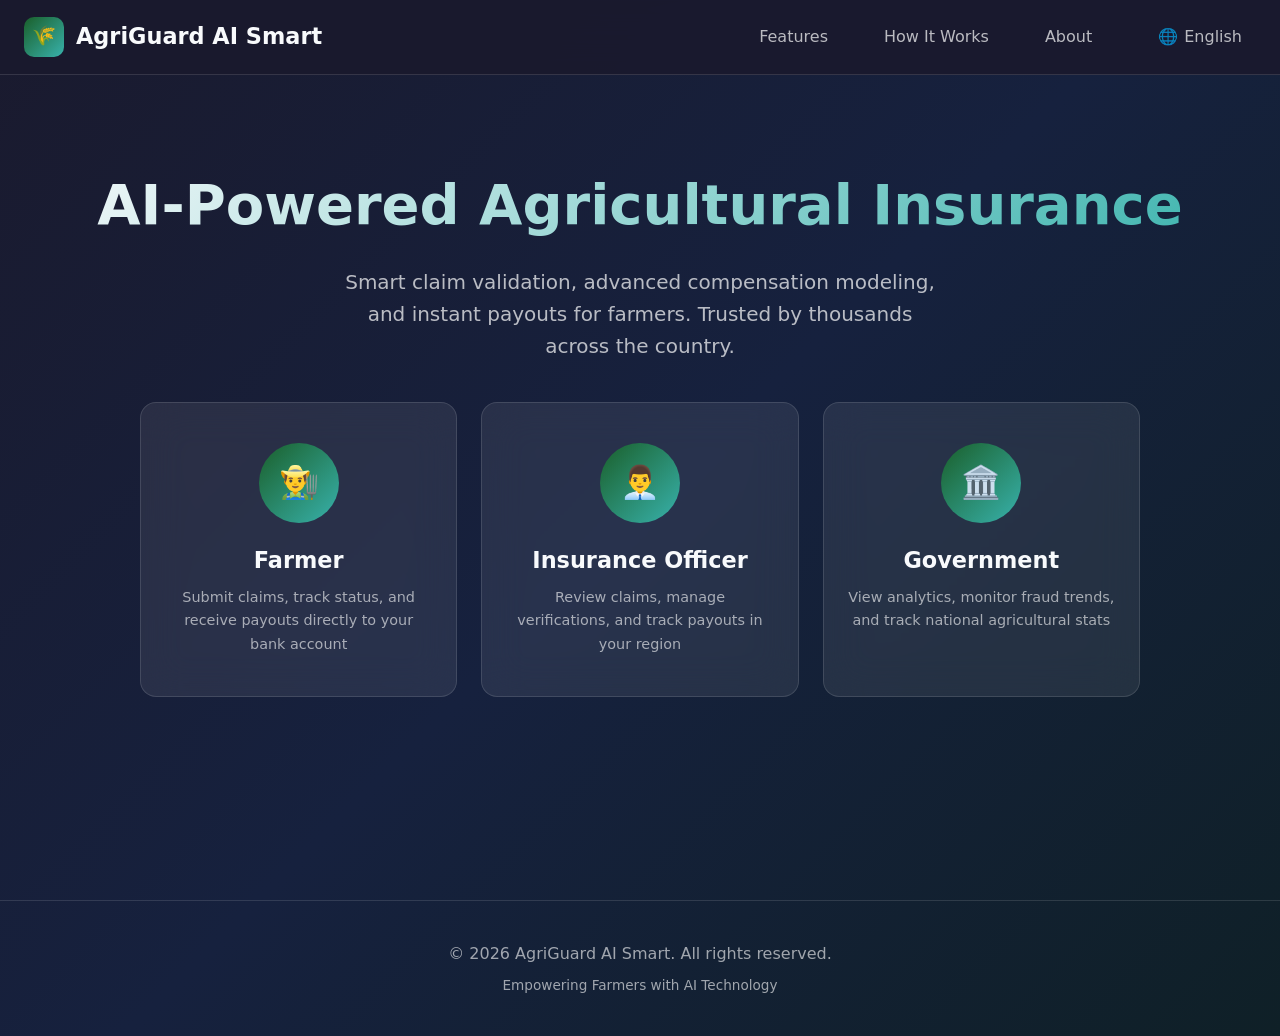
<file: government.html>
<!DOCTYPE html>
<html lang="en">
<head>
    <meta charset="UTF-8">
    <meta name="viewport" content="width=device-width, initial-scale=1.0">
    <title>Government Dashboard - AgriGuard AI Smart</title>
    <link rel="stylesheet" href="css/style.css">
    <link rel="icon" href="data:image/svg+xml,<svg xmlns='http://www.w3.org/2000/svg' viewBox='0 0 100 100'><text y='.9em' font-size='90'>🌾</text></svg>">
</head>
<body>
    <header class="nav-header">
        <div class="container nav-content">
            <a href="index.html" class="nav-logo">
                <div class="nav-logo-icon">🌾</div>
                <span>AgriGuard AI Smart</span>
            </a>
            <nav class="nav-links">
                <a href="#" class="nav-link active" data-i18n="nav.dashboard">Dashboard</a>
                <a href="index.html" class="nav-link" data-i18n="nav.logout">Logout</a>
                
                <div class="lang-dropdown">
                    <a href="#" id="lang-toggle" class="nav-link lang-link">
                        🌐 <span id="lang-current">English</span>
                    </a>
                    <div id="lang-dropdown" class="lang-dropdown-menu">
                        <a href="#" data-lang="en" data-i18n="lang.en">English</a>
                        <a href="#" data-lang="hi" data-i18n="lang.hi">हिन्दी</a>
                        <a href="#" data-lang="te" data-i18n="lang.te">తెలుగు</a>
                    </div>
                </div>
            </nav>
        </div>
    </header>

    <main class="main-content">
        <div class="container">
            <div class="dashboard-header">
                <div>
                    <h1 class="dashboard-title" data-i18n="dashboard.government.title">Government Dashboard</h1>
                    <p class="text-muted" data-i18n="dashboard.government.subtitle">National agricultural insurance analytics and insights</p>
                </div>
                <div class="flex gap-md">
                    <button class="btn btn-outline" onclick="refreshCharts()">
                        🔄 <span data-i18n="btn.refreshData">Refresh Data</span>
                    </button>
                    <button class="btn btn-primary" onclick="exportReport()">
                        📥 <span data-i18n="btn.exportReport">Export Report</span>
                    </button>
                </div>
            </div>

            <div class="stats-grid">
                <div class="stat-card card">
                    <div class="stat-value" id="stat-total-claims">0</div>
                    <div class="stat-label" data-i18n="table.claimId">Total Claims</div>
                </div>
                <div class="stat-card card">
                    <div class="stat-value text-success" id="stat-approved">0</div>
                    <div class="stat-label" data-i18n="status.approved">Approved</div>
                </div>
                <div class="stat-card card">
                    <div class="stat-value text-warning" id="stat-review">0</div>
                    <div class="stat-label" data-i18n="status.review">Under Review</div>
                </div>
                <div class="stat-card card">
                    <div class="stat-value" id="stat-total-payout">₹0</div>
                    <div class="stat-label" data-i18n="table.payout">Total Payout</div>
                </div>
            </div>

            <div class="stats-grid" style="margin-bottom: 32px;">
                <div class="stat-card card">
                    <div class="stat-value text-accent" id="stat-avg-score">0%</div>
                    <div class="stat-label">Avg Processing Score</div>
                </div>
                <div class="stat-card card">
                    <div class="stat-value text-info" id="stat-approval-rate">0%</div>
                    <div class="stat-label">Approval Rate</div>
                </div>
                <div class="stat-card card">
                    <div class="stat-value text-danger" id="stat-fraud-detected">0</div>
                    <div class="stat-label" data-i18n="nav.highRisk">High Risk Claims</div>
                </div>
                <div class="stat-card card">
                    <div class="stat-value text-success" id="stat-avg-payout">₹0</div>
                    <div class="stat-label">Average Payout</div>
                </div>
            </div>

            <div class="charts-grid">
                <div class="card chart-card">
                    <div class="card-header">
                        <h3 class="card-title">📊 Claims by Region</h3>
                    </div>
                    <div class="chart-container">
                        <canvas id="claims-region-chart"></canvas>
                    </div>
                </div>

                <div class="card chart-card">
                    <div class="card-header">
                        <h3 class="card-title">📈 Fraud Trend Analysis</h3>
                    </div>
                    <div class="chart-container">
                        <canvas id="fraud-trend-chart"></canvas>
                    </div>
                </div>

                <div class="card chart-card">
                    <div class="card-header">
                        <h3 class="card-title">🍩 Damage Distribution</h3>
                    </div>
                    <div class="chart-container">
                        <canvas id="damage-distribution-chart"></canvas>
                    </div>
                </div>

                <div class="card chart-card">
                    <div class="card-header">
                        <h3 class="card-title">💰 Payout by Crop Type</h3>
                    </div>
                    <div class="chart-container">
                        <canvas id="payout-crop-chart"></canvas>
                    </div>
                </div>
            </div>

            <div class="grid grid-2 gap-lg mt-xl">
                <div class="card">
                    <div class="card-header">
                        <h3 class="card-title">🏆 Top Regions by Claims</h3>
                    </div>
                    <div id="top-regions">
                    </div>
                </div>

                <div class="card">
                    <div class="card-header">
                        <h3 class="card-title">⚠️ High Risk Zones</h3>
                    </div>
                    <div id="high-risk-zones">
                    </div>
                </div>
            </div>

            <div class="card mt-xl">
                <div class="card-header">
                    <h3 class="card-title">📋 Recent Transactions</h3>
                </div>
                <div class="table-container">
                    <table>
                        <thead>
                            <tr>
                                <th>Transaction ID</th>
                                <th>Claim ID</th>
                                <th>Farmer</th>
                                <th>Crop</th>
                                <th>Amount</th>
                                <th>Date</th>
                            </tr>
                        </thead>
                        <tbody id="transactions-tbody">
                        </tbody>
                    </table>
                </div>
                <div id="no-transactions" class="empty-state hidden">
                    <p>No transactions found</p>
                </div>
            </div>
        </div>
    </main>

    <div id="chatbot-toggle" class="chatbot-toggle" title="Chat with AgriGuard Assistant">💬</div>
    <div id="chatbot-panel" class="chatbot-panel hidden">
        <div class="chatbot-header">
            <span class="chatbot-title">🌾 AgriGuard Assistant</span>
            <div class="chatbot-header-actions">
                <button id="chatbot-speak" class="chatbot-header-btn" title="Toggle auto-speak">🔊</button>
                <button id="chatbot-close" class="chatbot-close">✕</button>
            </div>
        </div>
        <div id="chatbot-messages" class="chatbot-messages"></div>
        <div class="chatbot-input">
            <button id="chatbot-mic" class="chatbot-mic-btn" title="Voice input">🎤</button>
            <input type="text" id="chatbot-input-field" placeholder="Type your message..." aria-label="Chat input">
            <button id="chatbot-send" class="btn btn-accent btn-sm">Send</button>
        </div>
    </div>

    <script src="js/core.js"></script>
    <script src="js/engine.js"></script>
    <script src="js/finance.js"></script>
    <script src="js/analytics.js"></script>
    <script src="js/chatbot.js"></script>
    <script src="js/i18n.js"></script>
    <script>
        // ===== ROLE PROTECTION =====
        const currentUser = JSON.parse(localStorage.getItem("currentUser"));

        if (!currentUser || currentUser.role !== "government") {
            window.location.href = "index.html";
        }
        
        function logout() {
            localStorage.removeItem("currentUser");
            window.location.href = "index.html";
        }

        document.addEventListener('DOMContentLoaded', function() {
            initLanguage();
            initializeDashboard();
            if (typeof Chatbot !== "undefined") {
                Chatbot.init();
            }
        });

        function initializeDashboard() {
            Analytics.initCharts();
            updateTopRegions();
            updateHighRiskZones();
            loadRecentTransactions();
            updateExtendedStats();
        }

        function refreshCharts() {
            Analytics.refreshAllCharts();
            updateTopRegions();
            updateHighRiskZones();
            loadRecentTransactions();
            updateExtendedStats();
            AgriGuard.showNotification('Dashboard refreshed', 'success');
        }

        function updateTopRegions() {
            const claims = AgriGuard.getClaims();
            const regionCount = {};

            AgriGuard.REGIONS.forEach(region => regionCount[region] = 0);
            claims.forEach(claim => {
                if (regionCount[claim.region] !== undefined) {
                    regionCount[claim.region]++;
                }
            });

            const sorted = Object.entries(regionCount)
                .sort((a, b) => b[1] - a[1])
                .slice(0, 5);

            const html = sorted.map(([region, count], index) => `
                <div class="flex-between mb-md" style="padding: 12px; background: var(--glass-bg); border-radius: 8px;">
                    <div class="flex gap-md">
                        <span class="text-xl font-bold text-muted">${index + 1}</span>
                        <div>
                            <div class="font-semibold">${region}</div>
                            <div class="text-sm text-muted">${count} claims</div>
                        </div>
                    </div>
                    <div class="progress-bar" style="width: 100px;">
                        <div class="progress-fill teal" style="width: ${(count / Math.max(...sorted.map(s => s[1]))) * 100}%"></div>
                    </div>
                </div>
            `).join('');

            document.getElementById('top-regions').innerHTML = html || '<p class="text-muted">No data available</p>';
        }

        function updateHighRiskZones() {
            const claims = AgriGuard.getClaims();
            const zoneRisk = {};

            const highRiskZones = ['Coastal Region', 'Hill Region'];
            
            highRiskZones.forEach(zone => {
                const zoneClaims = claims.filter(c => c.region === zone);
                const highRisk = zoneClaims.filter(c => c.aiResult && c.aiResult.fraudRisk > 60).length;
                zoneRisk[zone] = {
                    total: zoneClaims.length,
                    highRisk: highRisk,
                    percentage: zoneClaims.length > 0 ? Math.round((highRisk / zoneClaims.length) * 100) : 0
                };
            });

            const html = Object.entries(zoneRisk).map(([zone, data]) => `
                <div class="flex-between mb-md" style="padding: 12px; background: var(--glass-bg); border-radius: 8px;">
                    <div>
                        <div class="font-semibold text-warning">${zone}</div>
                        <div class="text-sm text-muted">${data.total} total claims</div>
                    </div>
                    <div class="text-right">
                        <div class="text-danger font-bold">${data.highRisk} high risk</div>
                        <div class="text-sm text-muted">${data.percentage}% risk rate</div>
                    </div>
                </div>
            `).join('');

            document.getElementById('high-risk-zones').innerHTML = html || '<p class="text-muted">No high-risk zones detected</p>';
        }

        function loadRecentTransactions() {
            const transactions = AgriGuard.getTransactions()
                .filter(t => t.status === 'completed')
                .sort((a, b) => new Date(b.date) - new Date(a.date))
                .slice(0, 10);

            const tbody = document.getElementById('transactions-tbody');
            const noTransactions = document.getElementById('no-transactions');

            if (transactions.length === 0) {
                tbody.innerHTML = '';
                noTransactions.classList.remove('hidden');
                return;
            }

            noTransactions.classList.add('hidden');

            tbody.innerHTML = transactions.map(txn => `
                <tr>
                    <td><code class="text-sm">${txn.id}</code></td>
                    <td><code class="text-sm">${txn.claimId}</code></td>
                    <td>${txn.farmerName}</td>
                    <td>${txn.cropType}</td>
                    <td class="text-success font-bold">${AgriGuard.formatCurrency(txn.amount)}</td>
                    <td>${AgriGuard.formatDate(txn.date)}</td>
                </tr>
            `).join('');
        }

        function updateExtendedStats() {
            const claims = AgriGuard.getClaims();
            const transactions = AgriGuard.getTransactions().filter(t => t.status === 'completed');

            const approved = claims.filter(c => c.status === 'approved').length;
            const review = claims.filter(c => c.status === 'review' || c.status === 'pending').length;
            const highRisk = claims.filter(c => c.aiResult && c.aiResult.fraudRisk > 60).length;

            const totalPayout = transactions.reduce((sum, t) => sum + t.amount, 0);
            const avgPayout = transactions.length > 0 ? totalPayout / transactions.length : 0;

            const claimsWithScore = claims.filter(c => c.aiResult);
            const avgScore = claimsWithScore.length > 0 
                ? claimsWithScore.reduce((sum, c) => sum + c.aiResult.finalScore, 0) / claimsWithScore.length 
                : 0;

            const approvalRate = claims.length > 0 ? Math.round((approved / claims.length) * 100) : 0;

            document.getElementById('stat-total-claims').textContent = claims.length;
            document.getElementById('stat-approved').textContent = approved;
            document.getElementById('stat-review').textContent = review;
            document.getElementById('stat-total-payout').textContent = AgriGuard.formatCurrency(totalPayout);
            document.getElementById('stat-avg-score').textContent = Math.round(avgScore) + '%';
            document.getElementById('stat-approval-rate').textContent = approvalRate + '%';
            document.getElementById('stat-fraud-detected').textContent = highRisk;
            document.getElementById('stat-avg-payout').textContent = AgriGuard.formatCurrency(avgPayout);
        }

        function drawPayoutCropChart(canvasId) {
            const canvas = document.getElementById(canvasId);
            if (!canvas) return;

            const ctx = canvas.getContext('2d');
            const { width, height } = canvas.getBoundingClientRect();
            
            canvas.width = width * window.devicePixelRatio;
            canvas.height = height * window.devicePixelRatio;
            ctx.scale(window.devicePixelRatio, window.devicePixelRatio);

            const displayWidth = width;
            const displayHeight = height;

            ctx.clearRect(0, 0, displayWidth, displayHeight);

            const transactions = AgriGuard.getTransactions().filter(t => t.status === 'completed');
            const cropPayout = {};

            Object.keys(FinanceEngine.BASE_RATES).forEach(crop => {
                cropPayout[crop] = 0;
            });

            transactions.forEach(txn => {
                const cropKey = txn.cropType.toLowerCase();
                if (cropPayout[cropKey] !== undefined) {
                    cropPayout[cropKey] += txn.amount;
                }
            });

            const labels = Object.keys(cropPayout).map(c => AgriGuard.getCropName(c));
            const values = Object.values(cropPayout);
            const total = values.reduce((a, b) => a + b, 0);

            if (total === 0) {
                ctx.fillStyle = 'rgba(255, 255, 255, 0.5)';
                ctx.font = '14px Segoe UI';
                ctx.textAlign = 'center';
                ctx.fillText('No payout data available', displayWidth / 2, displayHeight / 2);
                return;
            }

            const padding = { top: 40, right: 20, bottom: 50, left: 60 };
            const chartWidth = displayWidth - padding.left - padding.right;
            const chartHeight = displayHeight - padding.top - padding.bottom;

            ctx.fillStyle = '#f8fafc';
            ctx.font = 'bold 14px Segoe UI';
            ctx.textAlign = 'center';
            ctx.fillText('Payout by Crop Type (₹)', displayWidth / 2, 20);

            const maxValue = Math.max(...values) * 1.1;
            const barWidth = (chartWidth / labels.length) * 0.7;
            const barGap = (chartWidth / labels.length) * 0.3;

            const colors = ['#1a5f2a', '#38b2ac', '#f59e0b', '#10b981', '#3b82f6', '#ef4444'];

            ctx.strokeStyle = 'rgba(255, 255, 255, 0.1)';
            ctx.lineWidth = 1;
            
            for (let i = 0; i <= 5; i++) {
                const y = padding.top + (chartHeight / 5) * i;
                ctx.beginPath();
                ctx.moveTo(padding.left, y);
                ctx.lineTo(displayWidth - padding.right, y);
                ctx.stroke();

                const value = Math.round(maxValue - (maxValue / 5) * i);
                ctx.fillStyle = 'rgba(255, 255, 255, 0.6)';
                ctx.font = '12px Segoe UI';
                ctx.textAlign = 'right';
                ctx.fillText('₹' + value.toLocaleString(), padding.left - 10, y + 4);
            }

            values.forEach((value, i) => {
                const x = padding.left + (chartWidth / labels.length) * i + barGap / 2;
                const barHeight = (value / maxValue) * chartHeight;
                const y = padding.top + chartHeight - barHeight;

                const gradient = ctx.createLinearGradient(0, y, 0, padding.top + chartHeight);
                gradient.addColorStop(0, colors[i % colors.length]);
                gradient.addColorStop(1, adjustColor(colors[i % colors.length], -30));

                ctx.fillStyle = gradient;
                ctx.beginPath();
                ctx.roundRect(x, y, barWidth, barHeight, [4, 4, 0, 0]);
                ctx.fill();

                ctx.fillStyle = 'rgba(255, 255, 255, 0.6)';
                ctx.font = '11px Segoe UI';
                ctx.textAlign = 'center';
                const labelText = labels[i].length > 6 ? labels[i].substring(0, 6) + '..' : labels[i];
                ctx.fillText(labelText, x + barWidth / 2, displayHeight - padding.bottom + 20);
            });
        }

        function adjustColor(color, amount) {
            const hex = color.replace('#', '');
            const r = Math.max(0, Math.min(255, parseInt(hex.substring(0, 2), 16) + amount));
            const g = Math.max(0, Math.min(255, parseInt(hex.substring(2, 4), 16) + amount));
            const b = Math.max(0, Math.min(255, parseInt(hex.substring(4, 6), 16) + amount));
            return `#${r.toString(16).padStart(2, '0')}${g.toString(16).padStart(2, '0')}${b.toString(16).padStart(2, '0')}`;
        }

        setTimeout(() => {
            drawPayoutCropChart('payout-crop-chart');
        }, 200);

        function exportReport() {
            const claims = AgriGuard.getClaims();
            const transactions = AgriGuard.getTransactions().filter(t => t.status === 'completed');

            const reportData = {
                summary: {
                    totalClaims: claims.length,
                    approved: claims.filter(c => c.status === 'approved').length,
                    rejected: claims.filter(c => c.status === 'rejected').length,
                    review: claims.filter(c => c.status === 'review' || c.status === 'pending').length,
                    totalPayout: transactions.reduce((sum, t) => sum + t.amount, 0),
                    avgPayout: transactions.length > 0 ? transactions.reduce((sum, t) => sum + t.amount, 0) / transactions.length : 0
                },
                claims: claims.map(c => ({
                    ID: c.id,
                    Farmer: c.farmerName,
                    Crop: AgriGuard.getCropName(c.cropType),
                    LandSize: c.landSize,
                    Region: c.region,
                    Status: c.status,
                    AIScore: c.aiResult?.finalScore || 0,
                    FraudRisk: c.aiResult?.fraudRisk || 0,
                    Payout: c.payoutAmount || 0
                })),
                transactions: transactions.map(t => ({
                    TransactionID: t.id,
                    ClaimID: t.claimId,
                    Farmer: t.farmerName,
                    Crop: t.cropType,
                    Amount: t.amount,
                    Date: t.date
                }))
            };

            AgriGuard.downloadCSV(reportData.claims, `government_report_claims_${new Date().toISOString().split('T')[0]}.csv`);
            AgriGuard.showNotification('Report exported successfully', 'success');
        }

        window.addEventListener('resize', function() {
            Analytics.initCharts();
            drawPayoutCropChart('payout-crop-chart');
        });
    </script>
</body>
</html>
</file>
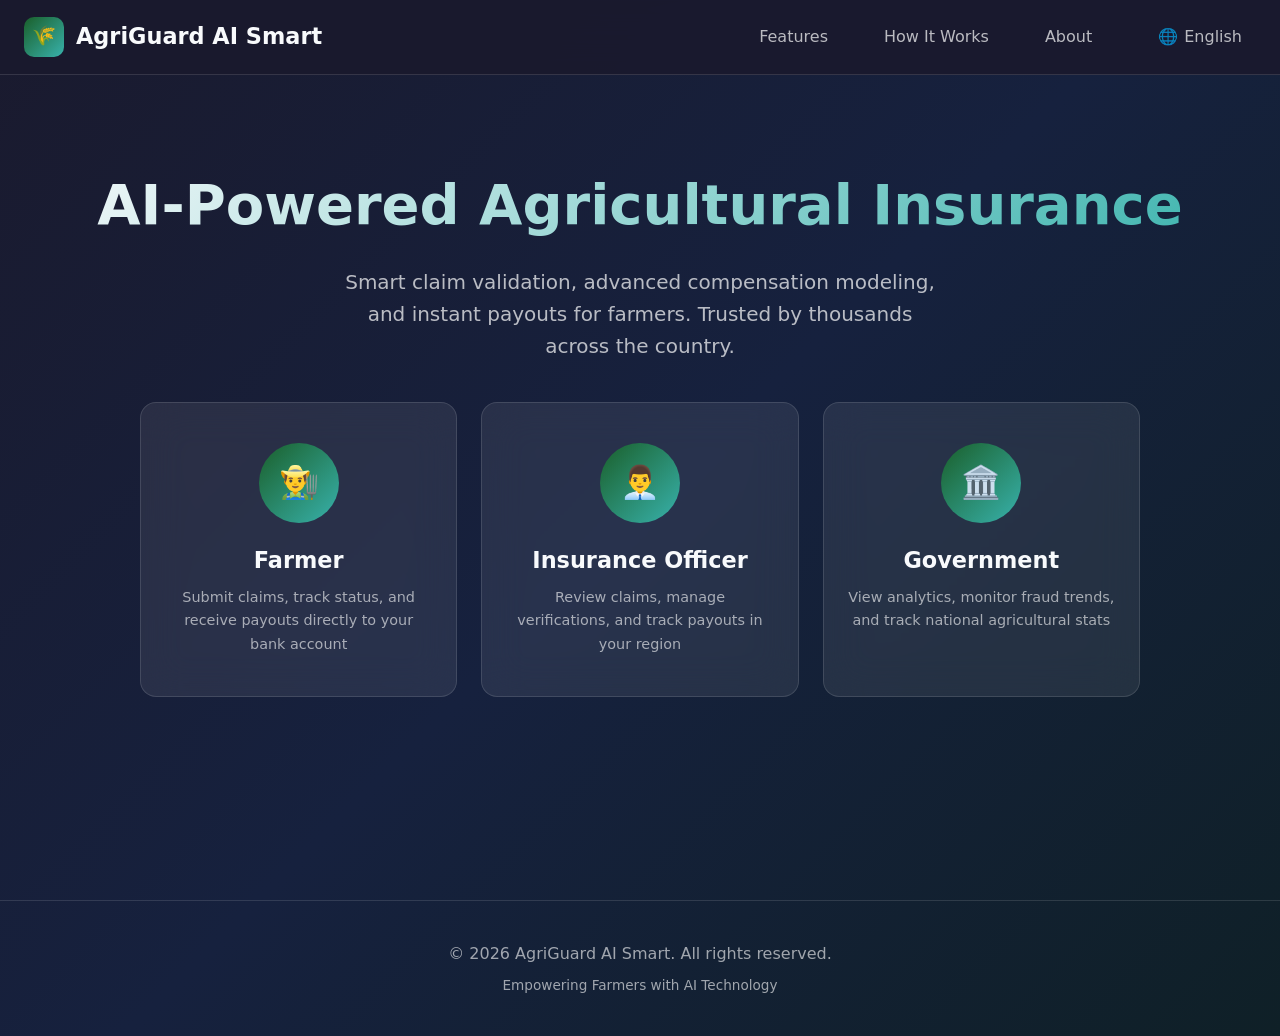
<file: officer.html>
<!DOCTYPE html>
<html lang="en">
<head>
    <meta charset="UTF-8">
    <meta name="viewport" content="width=device-width, initial-scale=1.0">
    <title>Insurance Officer Dashboard - AgriGuard AI Smart</title>
    <link rel="stylesheet" href="css/style.css">
    <link rel="icon" href="data:image/svg+xml,<svg xmlns='http://www.w3.org/2000/svg' viewBox='0 0 100 100'><text y='.9em' font-size='90'>🌾</text></svg>">
    <style>
        .modal {
            position: fixed;
            top: 0;
            left: 0;
            right: 0;
            bottom: 0;
            background: rgba(0, 0, 0, 0.7);
            display: flex;
            align-items: center;
            justify-content: center;
            z-index: 10000;
            padding: 20px;
        }
        .modal.hidden { display: none; }
        .modal-content {
            background: var(--dark-secondary);
            border: 1px solid var(--glass-border);
            border-radius: var(--radius-lg);
            max-width: 700px;
            width: 100%;
            max-height: 90vh;
            overflow-y: auto;
        }
        .modal-header {
            display: flex;
            justify-content: space-between;
            align-items: center;
            padding: 20px;
            border-bottom: 1px solid var(--glass-border);
        }
        .modal-close {
            background: none;
            color: var(--light);
            font-size: 1.5rem;
            padding: 4px;
        }
        .modal-body {
            padding: 20px;
        }
        .modal-footer {
            padding: 20px;
            border-top: 1px solid var(--glass-border);
            display: flex;
            gap: 12px;
            justify-content: flex-end;
        }
        .risk-indicator {
            display: inline-block;
            width: 12px;
            height: 12px;
            border-radius: 50%;
            margin-right: 6px;
        }
        .risk-low { background: var(--success); }
        .risk-medium { background: var(--warning); }
        .risk-high { background: var(--danger); }
    </style>
</head>
<body>
    <header class="nav-header">
        <div class="container nav-content">
            <a href="index.html" class="nav-logo">
                <div class="nav-logo-icon">🌾</div>
                <span>AgriGuard AI Smart</span>
            </a>
            <nav class="nav-links">
                <a href="#" class="nav-link active" data-tab="dashboard" data-i18n="nav.dashboard">Dashboard</a>
                <a href="#" class="nav-link" data-tab="claims" data-i18n="nav.allClaims">All Claims</a>
                <a href="#" class="nav-link" data-tab="high-risk" data-i18n="nav.highRisk">High Risk</a>
                <a href="index.html" class="nav-link" data-i18n="nav.logout">Logout</a>
                
                <div class="lang-dropdown">
                    <a href="#" id="lang-toggle" class="nav-link lang-link">
                        🌐 <span id="lang-current">English</span>
                    </a>
                    <div id="lang-dropdown" class="lang-dropdown-menu">
                        <a href="#" data-lang="en" data-i18n="lang.en">English</a>
                        <a href="#" data-lang="hi" data-i18n="lang.hi">हिन्दी</a>
                        <a href="#" data-lang="te" data-i18n="lang.te">తెలుగు</a>
                    </div>
                </div>
            </nav>
        </div>
    </header>

    <main class="main-content">
        <div class="container">
            <div class="dashboard-header">
                <div>
                    <h1 class="dashboard-title" data-i18n="dashboard.officer.title">Insurance Officer Dashboard</h1>
                    <p class="text-muted" data-i18n="dashboard.officer.subtitle">Manage and review claims in your jurisdiction</p>
                </div>
                <div class="flex gap-md">
                    <button class="btn btn-outline" onclick="refreshData()">
                        🔄 <span data-i18n="btn.refresh">Refresh</span>
                    </button>
                    <button class="btn btn-primary" onclick="exportClaims()">
                        📥 <span data-i18n="btn.exportCsv">Export CSV</span>
                    </button>
                </div>
            </div>

            <div class="stats-grid">
                <div class="stat-card card">
                    <div class="stat-value" id="stat-total">0</div>
                    <div class="stat-label" data-i18n="table.claimId">Total Claims</div>
                </div>
                <div class="stat-card card">
                    <div class="stat-value text-success" id="stat-approved">0</div>
                    <div class="stat-label" data-i18n="status.approved">Approved</div>
                </div>
                <div class="stat-card card">
                    <div class="stat-value text-warning" id="stat-review">0</div>
                    <div class="stat-label" data-i18n="status.review">Under Review</div>
                </div>
                <div class="stat-card card">
                    <div class="stat-value text-danger" id="stat-high-risk">0</div>
                    <div class="stat-label" data-i18n="nav.highRisk">High Risk</div>
                </div>
            </div>

            <div class="dashboard-layout">
                <aside class="dashboard-sidebar">
                    <nav class="dashboard-nav-vertical">
                        <a href="#" class="dashboard-nav-item active" data-tab="dashboard">
                            <span class="nav-icon">📊</span>
                            <span class="nav-text" data-i18n="tab.dashboard">Dashboard</span>
                        </a>
                        <a href="#" class="dashboard-nav-item" data-tab="claims">
                            <span class="nav-icon">📋</span>
                            <span class="nav-text" data-i18n="tab.claims">All Claims</span>
                        </a>
                        <a href="#" class="dashboard-nav-item" data-tab="high-risk">
                            <span class="nav-icon">⚠️</span>
                            <span class="nav-text" data-i18n="tab.highRisk">High Risk</span>
                        </a>
                    </nav>
                </aside>

                <div class="dashboard-content">

            <div id="dashboard" class="tab-content active">
                <div class="grid grid-2 gap-lg">
                    <div class="card">
                        <div class="card-header">
                            <h3 class="card-title">Recent Claims</h3>
                        </div>
                        <div id="recent-claims-list">
                        </div>
                    </div>
                    <div class="card">
                        <div class="card-header">
                            <h3 class="card-title">Quick Actions</h3>
                        </div>
                        <div class="grid gap-md">
                            <button class="btn btn-outline" onclick="switchTab('claims')">
                                📋 View All Claims
                            </button>
                            <button class="btn btn-outline" onclick="switchTab('high-risk')">
                                ⚠️ Review High Risk Claims
                            </button>
                            <button class="btn btn-outline" onclick="exportClaims()">
                                📥 Export Report
                            </button>
                        </div>
                    </div>
                </div>
            </div>

            <div id="claims" class="tab-content">
                <div class="card">
                    <div class="filter-bar">
                        <select id="filter-status" onchange="applyFilters()">
                            <option value="all">All Status</option>
                            <option value="pending">Pending</option>
                            <option value="review">Under Review</option>
                            <option value="approved">Approved</option>
                            <option value="rejected">Rejected</option>
                        </select>
                        <select id="filter-region" onchange="applyFilters()">
                            <option value="all">All Regions</option>
                            <option value="North District">North District</option>
                            <option value="South District">South District</option>
                            <option value="East District">East District</option>
                            <option value="West District">West District</option>
                            <option value="Central District">Central District</option>
                            <option value="Coastal Region">Coastal Region</option>
                            <option value="Hill Region">Hill Region</option>
                            <option value="Plain Region">Plain Region</option>
                        </select>
                        <select id="filter-fraud" onchange="applyFilters()">
                            <option value="all">All Risk Levels</option>
                            <option value="low">Low Risk (&lt;30%)</option>
                            <option value="medium">Medium Risk (30-60%)</option>
                            <option value="high">High Risk (&gt;60%)</option>
                        </select>
                        <input type="text" id="search-claims" placeholder="Search by ID or name..." oninput="applyFilters()" style="max-width: 250px;">
                    </div>

                    <div class="table-container-enhanced">
                        <div class="table-scroll-wrapper">
                            <table id="claims-table">
                                <thead>
                                    <tr>
                                        <th data-i18n="table.claimId">Claim ID</th>
                                        <th data-i18n="table.farmer">Farmer</th>
                                        <th data-i18n="table.crop">Crop</th>
                                        <th data-i18n="table.land">Land</th>
                                        <th data-i18n="table.region">Region</th>
                                        <th data-i18n="table.aiScore">AI Score</th>
                                    <th data-i18n="table.fraudRisk">Fraud Risk</th>
                                    <th data-i18n="table.status">Status</th>
                                    <th data-i18n="table.actions">Actions</th>
                                </tr>
                            </thead>
                            <tbody id="claims-tbody">
                            </tbody>
                        </table>
                    </div>
                    <div id="no-claims" class="empty-state hidden">
                        <div class="empty-state-icon">📋</div>
                        <h3 class="empty-state-title" data-i18n="empty.noResults">No claims match your current filters.</h3>
                    </div>
                </div>
            </div>
            </div>

            <div id="high-risk" class="tab-content">
                <div class="card">
                    <div class="card-header">
                        <h3 class="card-title">⚠️ High Risk Claims Requiring Review</h3>
                    </div>
                    <div class="table-container-enhanced">
                        <div class="table-scroll-wrapper">
                            <table>
                                <thead>
                                    <tr>
                                        <th data-i18n="table.claimId">Claim ID</th>
                                        <th data-i18n="table.farmer">Farmer</th>
                                        <th data-i18n="table.crop">Crop</th>
                                        <th data-i18n="table.damage">Damage</th>
                                        <th data-i18n="table.fraudRisk">Fraud Risk</th>
                                        <th data-i18n="table.aiScore">AI Score</th>
                                        <th>Issues</th>
                                        <th data-i18n="table.actions">Actions</th>
                                    </tr>
                                </thead>
                                <tbody id="high-risk-tbody">
                                </tbody>
                            </table>
                        </div>
                    </div>
                    <div id="no-high-risk" class="empty-state hidden">
                        <div class="empty-state-icon">✅</div>
                        <h3 class="empty-state-title" data-i18n="empty.noHighRisk">All claims are within acceptable risk levels.</h3>
                    </div>
                </div>
            </div>
        </div>
    </main>

    <div id="claim-modal" class="modal hidden">
        <div class="modal-content">
            <div class="modal-header">
                <h3>Claim Details</h3>
                <button class="modal-close" onclick="closeModal()">✕</button>
            </div>
            <div id="modal-body" class="modal-body">
            </div>
            <div class="modal-footer" id="modal-footer">
            </div>
        </div>
    </div>

    <div id="chatbot-toggle" class="chatbot-toggle" title="Chat with AgriGuard Assistant">💬</div>
    <div id="chatbot-panel" class="chatbot-panel hidden">
        <div class="chatbot-header">
            <span class="chatbot-title">🌾 AgriGuard Assistant</span>
            <div class="chatbot-header-actions">
                <button id="chatbot-speak" class="chatbot-header-btn" title="Toggle auto-speak">🔊</button>
                <button id="chatbot-close" class="chatbot-close">✕</button>
            </div>
        </div>
        <div id="chatbot-messages" class="chatbot-messages"></div>
        <div class="chatbot-input">
            <button id="chatbot-mic" class="chatbot-mic-btn" title="Voice input">🎤</button>
            <input type="text" id="chatbot-input-field" placeholder="Type your message..." aria-label="Chat input">
            <button id="chatbot-send" class="btn btn-accent btn-sm">Send</button>
        </div>
    </div>

    <script src="js/core.js"></script>
    <script src="js/engine.js"></script>
    <script src="js/finance.js"></script>
    <script src="js/chatbot.js"></script>
    <script src="js/i18n.js"></script>
    <script>
        // ===== ROLE PROTECTION =====
        const currentUser = JSON.parse(localStorage.getItem("currentUser"));

        if (!currentUser || currentUser.role !== "officer") {
            window.location.href = "index.html";
        }
        
        function logout() {
            localStorage.removeItem("currentUser");
            window.location.href = "index.html";
        }

        let allClaims = [];

        document.addEventListener('DOMContentLoaded', function() {
            initLanguage();
            initTabs();
            loadClaims();
            updateStats();
            if (typeof Chatbot !== "undefined") {
                Chatbot.init();
            }
        });

        function initTabs() {
            const tabBtns = document.querySelectorAll('.tab-btn');
            const navLinks = document.querySelectorAll('.nav-link[data-tab]');
            const dashboardNavItems = document.querySelectorAll('.dashboard-nav-item');

            tabBtns.forEach(btn => {
                btn.addEventListener('click', () => switchTab(btn.dataset.tab));
            });

            navLinks.forEach(link => {
                link.addEventListener('click', (e) => {
                    e.preventDefault();
                    switchTab(link.dataset.tab);
                });
            });

            dashboardNavItems.forEach(item => {
                item.addEventListener('click', (e) => {
                    e.preventDefault();
                    switchTab(item.dataset.tab);
                });
            });
        }

        function switchTab(tabId) {
            document.querySelectorAll('.tab-content').forEach(tab => tab.classList.remove('active'));
            document.querySelectorAll('.tab-btn').forEach(btn => btn.classList.remove('active'));
            document.querySelectorAll('.dashboard-nav-item').forEach(item => item.classList.remove('active'));
            
            document.getElementById(tabId).classList.add('active');
            document.querySelector(`.tab-btn[data-tab="${tabId}"]`)?.classList.add('active');
            document.querySelector(`.dashboard-nav-item[data-tab="${tabId}"]`)?.classList.add('active');
        }

        function loadClaims() {
            allClaims = AgriGuard.getClaims();
            renderAllClaims();
            renderHighRiskClaims();
            renderRecentClaims();
        }

        function updateStats() {
            const total = allClaims.length;
            const approved = allClaims.filter(c => c.status === 'approved').length;
            const review = allClaims.filter(c => c.status === 'review' || c.status === 'pending').length;
            const highRisk = allClaims.filter(c => c.aiResult && c.aiResult.fraudRisk > 60).length;

            document.getElementById('stat-total').textContent = total;
            document.getElementById('stat-approved').textContent = approved;
            document.getElementById('stat-review').textContent = review;
            document.getElementById('stat-high-risk').textContent = highRisk;
        }

        function renderAllClaims() {
            const tbody = document.getElementById('claims-tbody');
            const filtered = getFilteredClaims();

            if (filtered.length === 0) {
                tbody.innerHTML = '';
                document.getElementById('no-claims').classList.remove('hidden');
                return;
            }

            document.getElementById('no-claims').classList.add('hidden');

            tbody.innerHTML = filtered.map(claim => {
                const riskClass = getRiskClass(claim.aiResult?.fraudRisk);
                return `
                    <tr>
                        <td><code class="text-sm">${claim.id}</code></td>
                        <td>${claim.farmerName}</td>
                        <td>${AgriGuard.getCropName(claim.cropType)}</td>
                        <td>${claim.landSize} ac</td>
                        <td>${claim.region}</td>
                        <td>
                            <div class="flex gap-sm">
                                <span class="badge ${AgriGuard.getStatusBadgeClass(claim.aiResult?.decision)}">${claim.aiResult?.finalScore || '-'}%</span>
                            </div>
                        </td>
                        <td>
                            <span class="risk-indicator ${riskClass}"></span>
                            ${claim.aiResult?.fraudRisk || 0}%
                        </td>
                        <td><span class="badge ${AgriGuard.getStatusBadgeClass(claim.status)}">${claim.status}</span></td>
                        <td>
                            <button class="btn btn-outline btn-sm" onclick="viewClaim('${claim.id}')">View</button>
                            ${claim.status === 'review' ? `<button class="btn btn-success btn-sm" onclick="overrideDecision('${claim.id}', 'approved')">Approve</button>` : ''}
                        </td>
                    </tr>
                `;
            }).join('');
        }

        function renderHighRiskClaims() {
            const tbody = document.getElementById('high-risk-tbody');
            const highRisk = allClaims.filter(c => c.aiResult && c.aiResult.fraudRisk > 60);

            if (highRisk.length === 0) {
                tbody.innerHTML = '';
                document.getElementById('no-high-risk').classList.remove('hidden');
                return;
            }

            document.getElementById('no-high-risk').classList.add('hidden');

            tbody.innerHTML = highRisk.map(claim => {
                const issues = getRiskIssues(claim);
                return `
                    <tr>
                        <td><code class="text-sm">${claim.id}</code></td>
                        <td>${claim.farmerName}</td>
                        <td>${AgriGuard.getCropName(claim.cropType)}</td>
                        <td>${claim.aiResult?.damageScore || 0}%</td>
                        <td class="text-danger font-bold">${claim.aiResult?.fraudRisk || 0}%</td>
                        <td>${claim.aiResult?.finalScore || 0}%</td>
                        <td>${issues.join(', ')}</td>
                        <td>
                            <button class="btn btn-outline btn-sm" onclick="viewClaim('${claim.id}')">Review</button>
                            <button class="btn btn-danger btn-sm" onclick="overrideDecision('${claim.id}', 'rejected')">Reject</button>
                        </td>
                    </tr>
                `;
            }).join('');
        }

        function renderRecentClaims() {
            const container = document.getElementById('recent-claims-list');
            const recent = allClaims.slice(-5).reverse();

            if (recent.length === 0) {
                container.innerHTML = '<p class="text-muted">No recent claims</p>';
                return;
            }

            container.innerHTML = recent.map(claim => `
                <div class="flex-between mb-md" style="padding: 12px; background: var(--glass-bg); border-radius: 8px;">
                    <div>
                        <div class="font-semibold">${claim.farmerName}</div>
                        <div class="text-sm text-muted">${claim.id} • ${AgriGuard.getCropName(claim.cropType)}</div>
                    </div>
                    <span class="badge ${AgriGuard.getStatusBadgeClass(claim.status)}">${claim.status}</span>
                </div>
            `).join('');
        }

        function getFilteredClaims() {
            const status = document.getElementById('filter-status').value;
            const region = document.getElementById('filter-region').value;
            const fraud = document.getElementById('filter-fraud').value;
            const search = document.getElementById('search-claims').value.toLowerCase();

            return allClaims.filter(claim => {
                if (status !== 'all' && claim.status !== status) return false;
                if (region !== 'all' && claim.region !== region) return false;
                
                if (fraud !== 'all') {
                    const risk = claim.aiResult?.fraudRisk || 0;
                    if (fraud === 'low' && risk >= 30) return false;
                    if (fraud === 'medium' && (risk < 30 || risk > 60)) return false;
                    if (fraud === 'high' && risk <= 60) return false;
                }

                if (search && !claim.id.toLowerCase().includes(search) && 
                    !claim.farmerName.toLowerCase().includes(search)) return false;

                return true;
            });
        }

        function applyFilters() {
            renderAllClaims();
        }

        function getRiskClass(risk) {
            if (risk === undefined || risk < 30) return 'risk-low';
            if (risk < 60) return 'risk-medium';
            return 'risk-high';
        }

        function getRiskIssues(claim) {
            const issues = [];
            const result = claim.aiResult;

            if (result) {
                if (result.fraudRisk > 60) issues.push('High fraud risk');
                if (result.damageScore < 30) issues.push('Low damage');
                if (result.weatherMatch < 50) issues.push('Weather mismatch');
                if (result.trustModifier < 40) issues.push('Low trust score');
            }

            if (claim.landSize > 50) issues.push('Large land size');

            return issues.length ? issues : ['Review needed'];
        }

        function viewClaim(claimId) {
            const claim = allClaims.find(c => c.id === claimId);
            if (!claim) return;

            const result = claim.aiResult;

            const html = `
                <div class="grid grid-2 gap-lg mb-lg">
                    <div>
                        <h4 class="font-bold mb-sm">Claim Information</h4>
                        <p><strong>ID:</strong> ${claim.id}</p>
                        <p><strong>Date:</strong> ${AgriGuard.formatDate(claim.date)}</p>
                        <p><strong>Region:</strong> ${claim.region}</p>
                        <p><strong>Description:</strong> ${claim.description || 'N/A'}</p>
                    </div>
                    <div>
                        <h4 class="font-bold mb-sm">Farmer Information</h4>
                        <p><strong>Name:</strong> ${claim.farmerName}</p>
                        <p><strong>ID:</strong> ${claim.farmerId}</p>
                    </div>
                </div>

                <div class="grid grid-3 gap-md mb-lg">
                    <div class="card">
                        <div class="text-lg font-bold">${result?.damageScore || 0}%</div>
                        <div class="text-sm text-muted">Damage Score</div>
                    </div>
                    <div class="card">
                        <div class="text-lg font-bold">${result?.weatherMatch || 0}%</div>
                        <div class="text-sm text-muted">Weather Match</div>
                    </div>
                    <div class="card">
                        <div class="text-lg font-bold ${result?.fraudRisk > 50 ? 'text-danger' : 'text-success'}">${result?.fraudRisk || 0}%</div>
                        <div class="text-sm text-muted">Fraud Risk</div>
                    </div>
                </div>

                <div class="card mb-lg">
                    <h4 class="font-bold mb-sm">AI Analysis Details</h4>
                    <ul class="breakdown-list">
                        <li class="breakdown-item">
                            <span>Final AI Score</span>
                            <span>${result?.finalScore || 0}%</span>
                        </li>
                        <li class="breakdown-item">
                            <span>AI Decision</span>
                            <span>${result?.decision || 'unknown'}</span>
                        </li>
                        <li class="breakdown-item">
                            <span>Trust Score</span>
                            <span>${result?.trustModifier || 0}%</span>
                        </li>
                        <li class="breakdown-item">
                            <span>Weather Condition</span>
                            <span>${result?.weatherData?.condition || 'N/A'}</span>
                        </li>
                    </ul>
                </div>

                <div>
                    <h4 class="font-bold mb-sm">Risk Assessment</h4>
                    <p>${getRiskIssues(claim).join(', ')}</p>
                </div>
            `;

            document.getElementById('modal-body').innerHTML = html;

            let footerHtml = `<button class="btn btn-outline" onclick="closeModal()">Close</button>`;
            
            if (claim.status === 'review') {
                footerHtml += `
                    <button class="btn btn-danger" onclick="overrideDecision('${claim.id}', 'rejected')">Reject</button>
                    <button class="btn btn-success" onclick="overrideDecision('${claim.id}', 'approved')">Approve</button>
                `;
            }

            document.getElementById('modal-footer').innerHTML = footerHtml;
            document.getElementById('claim-modal').classList.remove('hidden');
        }

        function closeModal() {
            document.getElementById('claim-modal').classList.add('hidden');
        }

        function overrideDecision(claimId, decision) {
            const claim = allClaims.find(c => c.id === claimId);
            if (!claim) return;

            claim.status = decision;
            claim.aiResult.decision = decision;
            claim.aiResult.finalScore = decision === 'approved' ? 85 : 35;

            AgriGuard.saveClaim(claim);
            closeModal();
            loadClaims();
            updateStats();

            AgriGuard.showNotification(`Claim ${decision} successfully`, 'success');
        }

        function refreshData() {
            loadClaims();
            updateStats();
            AgriGuard.showNotification('Data refreshed', 'info');
        }

        function exportClaims() {
            const claims = getFilteredClaims();
            if (claims.length === 0) {
                AgriGuard.showNotification('No claims to export', 'warning');
                return;
            }

            const exportData = claims.map(c => ({
                ClaimID: c.id,
                FarmerName: c.farmerName,
                FarmerID: c.farmerId,
                CropType: AgriGuard.getCropName(c.cropType),
                LandSize: c.landSize,
                Region: c.region,
                Date: c.date,
                DamageScore: c.aiResult?.damageScore || 0,
                WeatherMatch: c.aiResult?.weatherMatch || 0,
                FraudRisk: c.aiResult?.fraudRisk || 0,
                AIScore: c.aiResult?.finalScore || 0,
                Status: c.status,
                PayoutStatus: c.payoutStatus || 'pending',
                PayoutAmount: c.payoutAmount || 0
            }));

            AgriGuard.downloadCSV(exportData, `claims_export_${new Date().toISOString().split('T')[0]}.csv`);
            AgriGuard.showNotification('Claims exported successfully', 'success');
        }

        document.getElementById('claim-modal').addEventListener('click', function(e) {
            if (e.target === this) closeModal();
        });
    </script>
</body>
</html>
</file>
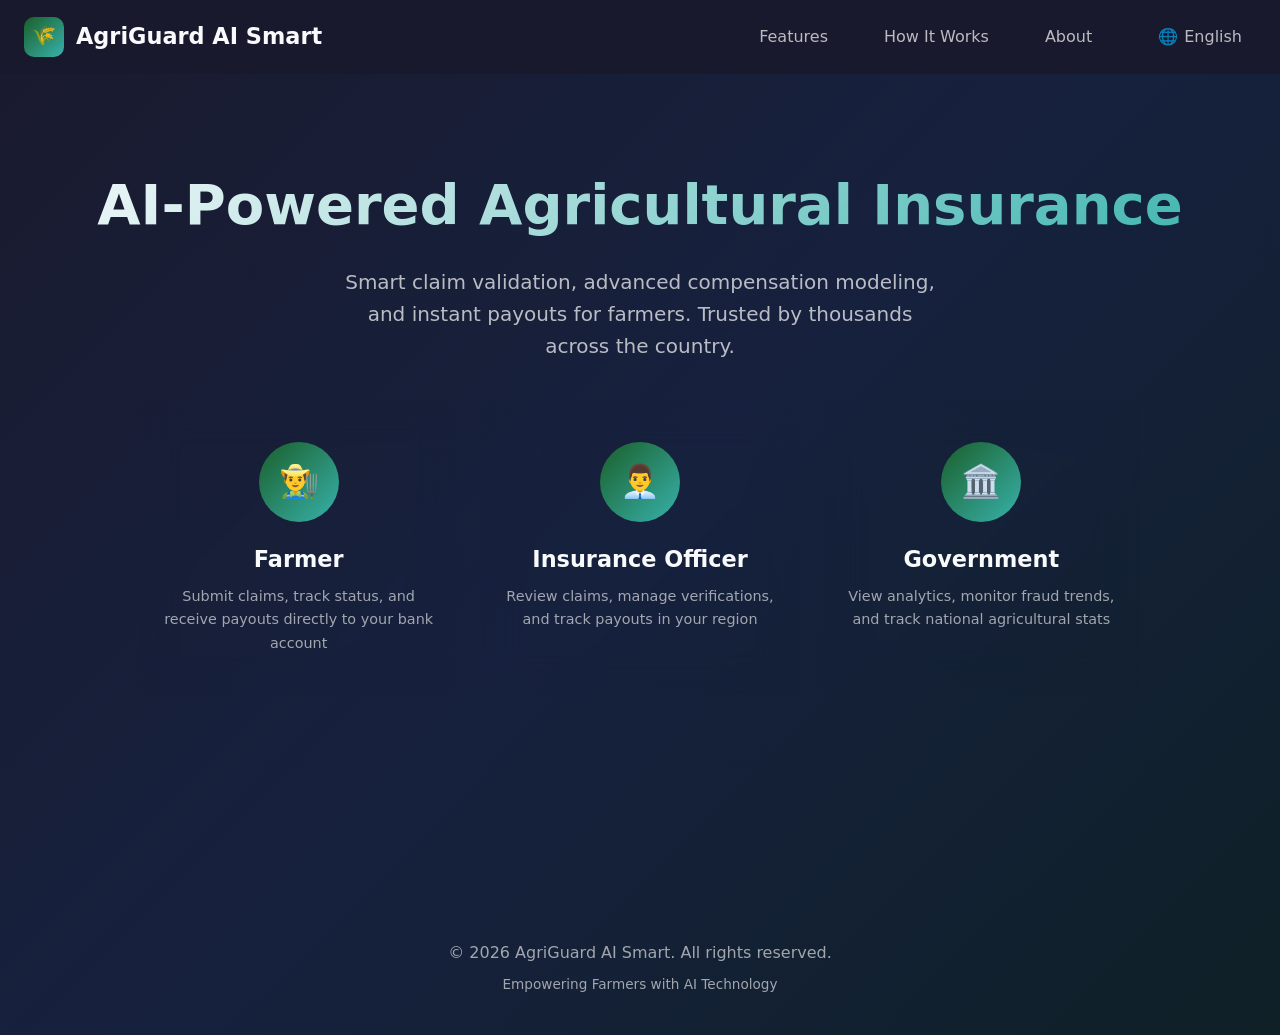
<file: Atechext/farmer.html>
<!DOCTYPE html>
<html lang="en">
<head>
    <meta charset="UTF-8">
    <meta name="viewport" content="width=device-width, initial-scale=1.0">
    <title>Farmer Dashboard - AgriGuard AI Smart</title>
    <link rel="stylesheet" href="css/style.css">
    <link rel="icon" href="data:image/svg+xml,<svg xmlns='http://www.w3.org/2000/svg' viewBox='0 0 100 100'><text y='.9em' font-size='90'>🌾</text></svg>">
</head>
<body>
    <header class="nav-header">
        <div class="container nav-content">
            <a href="index.html" class="nav-logo">
                <div class="nav-logo-icon">🌾</div>
                <span>AgriGuard AI Smart</span>
            </a>
            <nav class="nav-links">
                <a href="#" class="nav-link active" data-tab="new-claim" data-i18n="nav.newClaim">New Claim</a>
                <a href="#" class="nav-link" data-tab="my-claims" data-i18n="nav.myClaims">My Claims</a>
                <a href="index.html" class="nav-link" data-i18n="nav.logout">Logout</a>
                
                <div class="lang-dropdown">
                    <a href="#" id="lang-toggle" class="nav-link lang-link">
                        🌐 <span id="lang-current">English</span>
                    </a>
                    <div id="lang-dropdown" class="lang-dropdown-menu">
                        <a href="#" data-lang="en" data-i18n="lang.en">English</a>
                        <a href="#" data-lang="hi" data-i18n="lang.hi">हिन्दी</a>
                        <a href="#" data-lang="te" data-i18n="lang.te">తెలుగు</a>
                    </div>
                </div>
            </nav>
        </div>
    </header>

    <main class="main-content">
        <div class="container">
            <div class="dashboard-header">
                <div>
                    <h1 class="dashboard-title" data-i18n="dashboard.farmer.title">Farmer Dashboard</h1>
                    <p class="text-muted" data-i18n="dashboard.farmer.subtitle">Welcome! Submit and track your insurance claims</p>
                </div>
                <button class="btn btn-primary" onclick="showNewClaimForm()">
                    <span>+</span> <span data-i18n="btn.newClaim">New Claim</span>
                </button>
            </div>

            <div class="dashboard-layout">
                <aside class="dashboard-sidebar">
                    <nav class="dashboard-nav-vertical">
                        <a href="#" class="dashboard-nav-item active" data-tab="new-claim">
                            <span class="nav-icon">📝</span>
                            <span class="nav-text" data-i18n="tab.submitClaim">Submit Claim</span>
                        </a>
                        <a href="#" class="dashboard-nav-item" data-tab="my-claims">
                            <span class="nav-icon">📋</span>
                            <span class="nav-text" data-i18n="tab.myClaims">My Claims</span>
                        </a>
                        <a href="#" class="dashboard-nav-item" data-tab="claim-details">
                            <span class="nav-icon">📄</span>
                            <span class="nav-text" data-i18n="tab.claimDetails">Claim Details</span>
                        </a>
                    </nav>
                </aside>

                <div class="dashboard-content">

            <div id="new-claim" class="tab-content active">
                <div class="card">
                    <form id="claim-form" class="claim-form">
                        <div class="form-section">
                            <h3 class="form-section-title">📷 Crop Damage Images</h3>
                            <div class="file-upload" id="file-upload-area">
                                <div class="file-upload-icon">📁</div>
                                <p class="text-lg font-semibold mb-sm" data-i18n="form.dropImages">Drop images here or click to upload</p>
                                <p class="text-muted text-sm" data-i18n="form.uploadHint">Upload clear photos of crop damage (JPG, PNG)</p>
                                <input type="file" id="image-upload" accept="image/*" multiple hidden>
                            </div>
                            <div class="file-preview" id="file-preview"></div>
                            <div class="form-error" id="images-error"></div>
                        </div>

                        <div class="form-section">
                            <h3 class="form-section-title">🌾 Crop Information</h3>
                            <div class="grid grid-2 gap-lg">
                                <div class="form-group">
                                    <label class="form-label" data-i18n="form.cropType">Crop Type</label>
                                    <select id="crop-type">
                                        <option value="">Select crop type</option>
                                        <option value="wheat">Wheat</option>
                                        <option value="rice">Rice</option>
                                        <option value="cotton">Cotton</option>
                                        <option value="corn">Corn</option>
                                        <option value="soybean">Soybean</option>
                                        <option value="sugarcane">Sugarcane</option>
                                    </select>
                                    <div class="form-error"></div>
                                </div>
                                <div class="form-group">
                                    <label class="form-label" data-i18n="form.landSize">Land Size (acres)</label>
                                    <input type="number" id="land-size" min="0.1" max="100" step="0.1" placeholder="e.g., 5.5">
                                    <div class="form-error"></div>
                                </div>
                            </div>
                            <div class="grid grid-2 gap-lg">
                                <div class="form-group">
                                    <label class="form-label" data-i18n="form.coverage">Policy Coverage (%)</label>
                                    <select id="coverage-percent">
                                        <option value="">Select coverage</option>
                                        <option value="30">30%</option>
                                        <option value="40">40%</option>
                                        <option value="50">50%</option>
                                        <option value="60">60%</option>
                                        <option value="70" selected>70%</option>
                                        <option value="80">80%</option>
                                        <option value="90">90%</option>
                                        <option value="100">100%</option>
                                    </select>
                                    <div class="form-error"></div>
                                </div>
                                <div class="form-group">
                                    <label class="form-label" data-i18n="form.damageDate">Date of Damage</label>
                                    <input type="date" id="damage-date">
                                    <div class="form-error"></div>
                                </div>
                            </div>
                        </div>

                        <div class="form-section">
                            <h3 class="form-section-title">📍 Location</h3>
                            
                            <div class="location-mode-toggle">
                                <label class="location-mode-option">
                                    <input type="radio" name="location-mode" value="auto" checked onchange="toggleLocationMode()">
                                    <span class="location-mode-label">📡 Auto Detect</span>
                                </label>
                                <label class="location-mode-option">
                                    <input type="radio" name="location-mode" value="manual" onchange="toggleLocationMode()">
                                    <span class="location-mode-label">✏️ Enter Manually</span>
                                </label>
                            </div>

                            <div id="location-auto-section">
                                <div class="form-group">
                                    <label class="form-label" data-i18n="form.farmLocation">Farm Location</label>
                                    <div class="flex gap-md mb-sm">
                                        <button type="button" class="btn btn-outline btn-sm" onclick="detectLocation()">
                                            📍 <span data-i18n="form.detectLocation">Detect My Location</span>
                                        </button>
                                        <span id="location-status" class="text-muted text-sm"></span>
                                    </div>
                                    <input type="hidden" id="latitude">
                                    <input type="hidden" id="longitude">
                                    <select id="region">
                                        <option value="">Select district/region</option>
                                        <option value="North District">North District</option>
                                        <option value="South District">South District</option>
                                        <option value="East District">East District</option>
                                        <option value="West District">West District</option>
                                        <option value="Central District">Central District</option>
                                        <option value="Coastal Region">Coastal Region</option>
                                        <option value="Hill Region">Hill Region</option>
                                        <option value="Plain Region">Plain Region</option>
                                    </select>
                                    <div class="form-error"></div>
                                </div>
                                <div class="map-container" id="map-container">
                                    <iframe id="location-map" 
                                        src="https://www.openstreetmap.org/export/embed.html?bbox=77.0%2C28.4%2C77.4%2C28.6&amp;layer=mapnik&amp;marker=28.5%2C77.2" 
                                        style="width:100%;height:100%;border:0;">
                                    </iframe>
                                </div>
                            </div>

                            <div id="location-manual-section" class="hidden">
                                <div class="manual-location-card">
                                    <div class="form-group">
                                        <label class="form-label">State *</label>
                                        <select id="manual-state">
                                            <option value="">Select State</option>
                                            <option value="Andhra Pradesh">Andhra Pradesh</option>
                                            <option value="Arunachal Pradesh">Arunachal Pradesh</option>
                                            <option value="Assam">Assam</option>
                                            <option value="Bihar">Bihar</option>
                                            <option value="Chhattisgarh">Chhattisgarh</option>
                                            <option value="Goa">Goa</option>
                                            <option value="Gujarat">Gujarat</option>
                                            <option value="Haryana">Haryana</option>
                                            <option value="Himachal Pradesh">Himachal Pradesh</option>
                                            <option value="Jharkhand">Jharkhand</option>
                                            <option value="Karnataka">Karnataka</option>
                                            <option value="Kerala">Kerala</option>
                                            <option value="Madhya Pradesh">Madhya Pradesh</option>
                                            <option value="Maharashtra">Maharashtra</option>
                                            <option value="Manipur">Manipur</option>
                                            <option value="Meghalaya">Meghalaya</option>
                                            <option value="Mizoram">Mizoram</option>
                                            <option value="Nagaland">Nagaland</option>
                                            <option value="Odisha">Odisha</option>
                                            <option value="Punjab">Punjab</option>
                                            <option value="Rajasthan">Rajasthan</option>
                                            <option value="Sikkim">Sikkim</option>
                                            <option value="Tamil Nadu">Tamil Nadu</option>
                                            <option value="Telangana">Telangana</option>
                                            <option value="Tripura">Tripura</option>
                                            <option value="Uttar Pradesh">Uttar Pradesh</option>
                                            <option value="Uttarakhand">Uttarakhand</option>
                                            <option value="West Bengal">West Bengal</option>
                                        </select>
                                    </div>
                                    <div class="form-group">
                                        <label class="form-label">City/District *</label>
                                        <input type="text" id="manual-city" placeholder="Enter city or district">
                                    </div>
                                    <div class="form-group">
                                        <label class="form-label">Village/Area (Optional)</label>
                                        <input type="text" id="manual-village" placeholder="Enter village or area">
                                    </div>
                                </div>
                            </div>
                        </div>
                                <input type="hidden" id="latitude">
                                <input type="hidden" id="longitude">
                                <select id="region">
                                    <option value="">Select district/region</option>
                                    <option value="North District">North District</option>
                                    <option value="South District">South District</option>
                                    <option value="East District">East District</option>
                                    <option value="West District">West District</option>
                                    <option value="Central District">Central District</option>
                                    <option value="Coastal Region">Coastal Region</option>
                                    <option value="Hill Region">Hill Region</option>
                                    <option value="Plain Region">Plain Region</option>
                                </select>
                                <div class="form-error"></div>
                            </div>
                            <div class="map-container" id="map-container">
                                <iframe id="location-map" 
                                    src="https://www.openstreetmap.org/export/embed.html?bbox=77.0%2C28.4%2C77.4%2C28.6&amp;layer=mapnik&amp;marker=28.5%2C77.2" 
                                    style="width:100%;height:100%;border:0;">
                                </iframe>
                            </div>
                        </div>

                        <div class="form-section">
                            <h3 class="form-section-title">📝 Damage Description</h3>
                            <div class="form-group">
                                <textarea id="description" rows="4" placeholder="Describe the damage in detail..." data-i18n-placeholder="form.description"></textarea>
                                <div class="form-error"></div>
                            </div>
                        </div>

                        <div class="form-section">
                            <h3 class="form-section-title">👤 Farmer Information</h3>
                            <div class="grid grid-2 gap-lg">
                                <div class="form-group">
                                    <label class="form-label" data-i18n="form.farmerName">Full Name</label>
                                    <input type="text" id="farmer-name" placeholder="As per records">
                                    <div class="form-error"></div>
                                </div>
                                <div class="form-group">
                                    <label class="form-label" data-i18n="form.farmerId">Farmer ID</label>
                                    <input type="text" id="farmer-id" placeholder="e.g., F001">
                                    <div class="form-error"></div>
                                </div>
                            </div>
                        </div>

                        <div class="flex gap-md mt-lg">
                            <button type="submit" class="btn btn-primary btn-lg">
                                🚀 <span data-i18n="form.submitForAi">Submit for AI Analysis</span>
                            </button>
                            <button type="button" class="btn btn-outline" onclick="resetForm()" data-i18n="btn.clearForm">
                                Clear Form
                            </button>
                        </div>
                    </form>
                </div>
            </div>

            <div id="my-claims" class="tab-content">
                <div class="card">
                    <div class="card-header">
                        <h3 class="card-title" data-i18n="nav.myClaims">My Claims</h3>
                        <div class="flex gap-md">
                            <select id="claim-filter" class="btn btn-outline btn-sm">
                                <option value="all">All Claims</option>
                                <option value="pending">Pending</option>
                                <option value="approved">Approved</option>
                                <option value="rejected">Rejected</option>
                            </select>
                        </div>
                    </div>
                    <div class="table-container-enhanced">
                        <div class="table-scroll-wrapper">
                            <table id="claims-table">
                                <thead>
                                    <tr>
                                        <th data-i18n="table.claimId">Claim ID</th>
                                        <th data-i18n="table.date">Date</th>
                                        <th data-i18n="table.crop">Crop</th>
                                        <th data-i18n="table.land">Land</th>
                                        <th data-i18n="table.damage">Damage %</th>
                                        <th data-i18n="table.status">Status</th>
                                        <th data-i18n="table.payout">Payout</th>
                                        <th data-i18n="table.actions">Actions</th>
                                    </tr>
                                </thead>
                                <tbody id="claims-tbody">
                                </tbody>
                            </table>
                        </div>
                    </div>
                    <div id="no-claims" class="empty-state hidden">
                        <div class="empty-state-icon">📋</div>
                        <h3 class="empty-state-title" data-i18n="empty.noClaims">No claims found</h3>
                        <p data-i18n="empty.noClaimsDesc">You haven't submitted any claims yet.</p>
                        <button class="btn btn-primary mt-md" onclick="showNewClaimForm()" data-i18n="empty.submitFirst">Submit Your First Claim</button>
                    </div>
                </div>
            </div>
            </div>

            <div id="claim-details" class="tab-content">
                <div id="claim-details-content">
                </div>
            </div>
        </div>
    </main>

    <div id="chatbot-toggle" class="chatbot-toggle" title="Chat with AgriGuard Assistant">💬</div>
    <div id="chatbot-panel" class="chatbot-panel hidden">
        <div class="chatbot-header">
            <span class="chatbot-title">🌾 AgriGuard Assistant</span>
            <div class="chatbot-header-actions">
                <button id="chatbot-speak" class="chatbot-header-btn" title="Toggle auto-speak">🔊</button>
                <button id="chatbot-close" class="chatbot-close">✕</button>
            </div>
        </div>
        <div id="chatbot-messages" class="chatbot-messages"></div>
        <div class="chatbot-input">
            <button id="chatbot-mic" class="chatbot-mic-btn" title="Voice input">🎤</button>
            <input type="text" id="chatbot-input-field" placeholder="Type your message..." aria-label="Chat input">
            <button id="chatbot-send" class="btn btn-accent btn-sm">Send</button>
        </div>
    </div>

    <script src="js/core.js"></script>
    <script src="js/engine.js"></script>
    <script src="js/finance.js"></script>
    <script src="js/chatbot.js"></script>
    <script src="js/i18n.js"></script>
    <script>
        // ===== ROLE PROTECTION =====
        const currentUser = JSON.parse(localStorage.getItem("currentUser"));

        if (!currentUser || currentUser.role !== "farmer") {
            window.location.href = "index.html";
        }
        
        function logout() {
            localStorage.removeItem("currentUser");
            window.location.href = "index.html";
        }

        let uploadedImages = [];
        let currentClaimId = null;
        let aiResultData = null;

        document.addEventListener('DOMContentLoaded', function() {
            initLanguage();
            initTabs();
            initFileUpload();
            initFormSubmission();
            loadMyClaims();
            setDefaultDate();
            if (typeof Chatbot !== "undefined") {
                Chatbot.init();
            }
        });

        function initTabs() {
            const tabBtns = document.querySelectorAll('.tab-btn');
            const navLinks = document.querySelectorAll('.nav-link[data-tab]');
            const dashboardNavItems = document.querySelectorAll('.dashboard-nav-item');

            function switchTab(tabId) {
                document.querySelectorAll('.tab-content').forEach(tab => tab.classList.remove('active'));
                document.querySelectorAll('.tab-btn').forEach(btn => btn.classList.remove('active'));
                document.querySelectorAll('.nav-link[data-tab]').forEach(link => link.classList.remove('active'));
                document.querySelectorAll('.dashboard-nav-item').forEach(item => item.classList.remove('active'));
                
                const targetTab = document.getElementById(tabId);
                if (targetTab) targetTab.classList.add('active');
                
                document.querySelector(`.tab-btn[data-tab="${tabId}"]`)?.classList.add('active');
                document.querySelector(`.nav-link[data-tab="${tabId}"]`)?.classList.add('active');
                document.querySelector(`.dashboard-nav-item[data-tab="${tabId}"]`)?.classList.add('active');
            }

            tabBtns.forEach(btn => {
                btn.addEventListener('click', () => switchTab(btn.dataset.tab));
            });

            navLinks.forEach(link => {
                link.addEventListener('click', (e) => {
                    e.preventDefault();
                    switchTab(link.dataset.tab);
                });
            });

            dashboardNavItems.forEach(item => {
                item.addEventListener('click', (e) => {
                    e.preventDefault();
                    switchTab(item.dataset.tab);
                });
            });
        }

        function showNewClaimForm() {
            switchTab('new-claim');
        }

        function switchTab(tabId) {
            document.querySelectorAll('.tab-content').forEach(tab => tab.classList.remove('active'));
            document.querySelectorAll('.tab-btn').forEach(btn => btn.classList.remove('active'));
            
            const targetTab = document.getElementById(tabId);
            if (targetTab) targetTab.classList.add('active');
            
            document.querySelector(`.tab-btn[data-tab="${tabId}"]`)?.classList.add('active');
        }

        function setDefaultDate() {
            const today = new Date().toISOString().split('T')[0];
            document.getElementById('damage-date').max = today;
        }

        function initFileUpload() {
            const uploadArea = document.getElementById('file-upload-area');
            const fileInput = document.getElementById('image-upload');

            uploadArea.addEventListener('click', () => fileInput.click());

            uploadArea.addEventListener('dragover', (e) => {
                e.preventDefault();
                uploadArea.classList.add('dragover');
            });

            uploadArea.addEventListener('dragleave', () => {
                uploadArea.classList.remove('dragover');
            });

            uploadArea.addEventListener('drop', (e) => {
                e.preventDefault();
                uploadArea.classList.remove('dragover');
                handleFiles(e.dataTransfer.files);
            });

            fileInput.addEventListener('change', (e) => {
                handleFiles(e.target.files);
            });
        }

        function handleFiles(files) {
            const validTypes = ['image/jpeg', 'image/png', 'image/jpg', 'image/webp'];
            
            Array.from(files).forEach(file => {
                if (!validTypes.includes(file.type)) {
                    AgriGuard.showNotification('Invalid file type. Please upload images only.', 'error');
                    return;
                }

                if (uploadedImages.length >= 10) {
                    AgriGuard.showNotification('Maximum 10 images allowed.', 'warning');
                    return;
                }

                const reader = new FileReader();
                reader.onload = (e) => {
                    uploadedImages.push({
                        name: file.name,
                        data: e.target.result
                    });
                    renderImagePreviews();
                };
                reader.readAsDataURL(file);
            });
        }

        function renderImagePreviews() {
            const container = document.getElementById('file-preview');
            container.innerHTML = '';

            uploadedImages.forEach((img, index) => {
                const div = document.createElement('div');
                div.className = 'file-preview-item';
                div.innerHTML = `
                    <img src="${img.data}" alt="Preview">
                    <div class="file-preview-remove" onclick="removeImage(${index})">✕</div>
                `;
                container.appendChild(div);
            });
        }

        function removeImage(index) {
            uploadedImages.splice(index, 1);
            renderImagePreviews();
        }

        async function detectLocation() {
            const statusEl = document.getElementById('location-status');
            statusEl.textContent = 'Detecting location...';

            try {
                const position = await AgriGuard.getCurrentLocation();
                document.getElementById('latitude').value = position.lat;
                document.getElementById('longitude').value = position.lng;

                const district = AgriGuard.getDistrictFromCoords(position.lat, position.lng);
                document.getElementById('region').value = district;

                const map = document.getElementById('location-map');
                const newSrc = `https://www.openstreetmap.org/export/embed.html?bbox=${position.lng-0.05}%2C${position.lat-0.05}%2C${position.lng+0.05}%2C${position.lat+0.05}&layer=mapnik&marker=${position.lat}%2C${position.lng}`;
                map.src = newSrc;

                statusEl.textContent = `✓ Location detected: ${district}`;
                statusEl.className = 'text-success text-sm';
            } catch (error) {
                statusEl.textContent = 'Location access denied. Please enter manually.';
                statusEl.className = 'text-warning text-sm';
                
                document.querySelector('input[name="location-mode"][value="manual"]').checked = true;
                toggleLocationMode();
            }
        }

        function toggleLocationMode() {
            const mode = document.querySelector('input[name="location-mode"]:checked').value;
            const autoSection = document.getElementById('location-auto-section');
            const manualSection = document.getElementById('location-manual-section');
            
            if (mode === 'auto') {
                autoSection.classList.remove('hidden');
                manualSection.classList.add('hidden');
            } else {
                autoSection.classList.add('hidden');
                manualSection.classList.remove('hidden');
            }
        }

        function initFormSubmission() {
            const form = document.getElementById('claim-form');
            form.addEventListener('submit', async (e) => {
                e.preventDefault();
                
                const validation = validateClaimForm();
                if (!validation.valid) {
                    return;
                }

                const claimData = collectFormData();
                
                AgriGuard.showLoading('Analyzing your claim...');
                
                await processClaimWithAI(claimData);
            });
        }

        function validateClaimForm() {
            const cropType = document.getElementById('crop-type').value;
            const landSize = document.getElementById('land-size').value;
            const farmerName = document.getElementById('farmer-name').value;
            const description = document.getElementById('description').value;

            if (!cropType || !landSize || !farmerName || !description) {
                AgriGuard.showNotification('Please fill in: Crop Type, Land Size, Full Name, and Description', 'error');
                return { valid: false };
            }

            if (parseFloat(landSize) <= 0) {
                AgriGuard.showNotification('Please enter a valid land size', 'error');
                return { valid: false };
            }

            return { valid: true };
        }

        function collectFormData() {
            const locationMode = document.querySelector('input[name="location-mode"]:checked').value;
            
            let locationData = {
                mode: locationMode,
                state: '',
                city: '',
                village: '',
                district: '',
                coordinates: null
            };
            
            if (locationMode === 'auto') {
                const lat = document.getElementById('latitude').value;
                const lng = document.getElementById('longitude').value;
                const district = document.getElementById('region').value || 'Central District';
                
                locationData.district = district;
                if (lat && lng) {
                    locationData.coordinates = { lat: parseFloat(lat), lng: parseFloat(lng) };
                }
            } else {
                locationData.state = document.getElementById('manual-state').value || '';
                locationData.city = document.getElementById('manual-city').value || '';
                locationData.village = document.getElementById('manual-village').value || '';
                locationData.district = locationData.city || 'Not specified';
            }
            
            return {
                cropType: document.getElementById('crop-type').value || 'wheat',
                landSize: parseFloat(document.getElementById('land-size').value) || 1,
                coveragePercent: parseInt(document.getElementById('coverage-percent').value) || 70,
                date: document.getElementById('damage-date').value || new Date().toISOString().split('T')[0],
                region: locationData.district || 'Central District',
                latitude: locationData.coordinates?.lat || '',
                longitude: locationData.coordinates?.lng || '',
                description: document.getElementById('description').value || 'Crop damage assessment requested',
                farmerName: document.getElementById('farmer-name').value || 'Demo Farmer',
                farmerId: document.getElementById('farmer-id').value || 'F001',
                images: uploadedImages.map(img => img.name),
                location: locationData
            };
        }

        async function processClaimWithAI(claimData) {
            const claimId = AgriGuard.generateId('AG');
            currentClaimId = claimId;

            const stages = [
                { name: 'Damage Analysis', icon: '🔍' },
                { name: 'Weather Matching', icon: '🌤️' },
                { name: 'Risk Assessment', icon: '⚖️' },
                { name: 'Fraud Detection', icon: '🛡️' }
            ];

            let stageIndex = 0;

            const processUI = setInterval(() => {
                if (stageIndex >= stages.length) {
                    clearInterval(processUI);
                    return;
                }

                const stage = stages[stageIndex];
                showProcessingStage(stage.name, stage.icon, stageIndex, stages.length);
                stageIndex++;
            }, 800);

            await new Promise(resolve => setTimeout(resolve, 3500));

            const historicalClaims = AgriGuard.getClaims().filter(c => c.farmerId === claimData.farmerId);
            
            aiResultData = await AIEngine.processClaim(claimData, (name, current, total) => {
                showProcessingStage(name, '', current, total);
            });

            const claim = {
                id: claimId,
                ...claimData,
                status: aiResultData.decision,
                aiResult: aiResultData,
                createdAt: new Date().toISOString()
            };

            AgriGuard.saveClaim(claim);
            AgriGuard.hideLoading();

            showResultsPanel(claim, aiResultData);
        }

        function showProcessingStage(name, icon, current, total) {
            let panel = document.getElementById('processing-panel');
            if (!panel) return;

            const stages = panel.querySelectorAll('.processing-stage');
            stages.forEach((stage, index) => {
                stage.classList.remove('active', 'complete');
                if (index < current) stage.classList.add('complete');
                if (index === current) stage.classList.add('active');
            });
        }

        function showResultsPanel(claim, result) {
            const compensation = FinanceEngine.calculateCompensation(claim, result);
            
            const decisionClass = `decision-${result.decision}`;
            const decisionText = result.decision.charAt(0).toUpperCase() + result.decision.slice(1);

            const html = `
                <div class="card">
                    <div class="card-header">
                        <h3 class="card-title">🎯 AI Analysis Results</h3>
                        <span class="badge ${AgriGuard.getStatusBadgeClass(result.decision)}">${decisionText}</span>
                    </div>

                    <div class="results-grid mb-lg">
                        <div class="result-card card">
                            <div class="result-value" style="color: var(--accent)">${result.damageScore}%</div>
                            <div class="result-label">Damage Severity</div>
                        </div>
                        <div class="result-card card">
                            <div class="result-value" style="color: var(--info)">${result.weatherMatch}%</div>
                            <div class="result-label">Weather Match</div>
                        </div>
                        <div class="result-card card">
                            <div class="result-value" style="color: ${result.fraudRisk > 50 ? 'var(--danger)' : 'var(--success)'}">${result.fraudRisk}%</div>
                            <div class="result-label">Fraud Risk</div>
                        </div>
                        <div class="result-card card">
                            <div class="result-value" style="color: var(--success)">${result.trustModifier}%</div>
                            <div class="result-label">Trust Score</div>
                        </div>
                        <div class="result-card card">
                            <div class="result-value" style="color: var(--warning)">${result.finalScore}%</div>
                            <div class="result-label">Final AI Score</div>
                        </div>
                        <div class="result-card card">
                            <div class="result-value" style="color: var(--primary-light)">${Math.round(75 + Math.random() * 20)}%</div>
                            <div class="result-label">AI Confidence</div>
                        </div>
                    </div>

                    <div class="card ${decisionClass} mb-lg">
                        <h3 class="text-xl font-bold text-center mb-sm">Claim ${decisionText}</h3>
                        <p class="text-muted text-center">${AIEngine.getDecisionExplanation(result)}</p>
                    </div>

                    ${result.decision === 'approved' ? `
                        <div class="card mb-lg">
                            <h3 class="card-title mb-md">💰 Compensation Breakdown</h3>
                            <ul class="breakdown-list">
                                <li class="breakdown-item">
                                    <span>Base Amount (${claim.landSize} acres × ₹${FinanceEngine.BASE_RATES[claim.cropType]}/acre)</span>
                                    <span>${AgriGuard.formatCurrency(compensation.baseAmount)}</span>
                                </li>
                                <li class="breakdown-item">
                                    <span>Damage Adjusted (${compensation.damageScore}%)</span>
                                    <span>${AgriGuard.formatCurrency(compensation.damageAdjusted)}</span>
                                </li>
                                <li class="breakdown-item">
                                    <span>Coverage Applied (${compensation.coveragePercent}%)</span>
                                    <span>${AgriGuard.formatCurrency(compensation.coverageAdjusted)}</span>
                                </li>
                                ${compensation.adjustments.map(adj => `
                                    <li class="breakdown-item">
                                        <span>${adj.description}</span>
                                        <span class="${adj.amount >= 0 ? 'text-success' : 'text-danger'}">
                                            ${adj.amount >= 0 ? '+' : ''}${AgriGuard.formatCurrency(adj.amount)}
                                        </span>
                                    </li>
                                `).join('')}
                                <li class="breakdown-item">
                                    <span>Final Payout Amount</span>
                                    <span>${AgriGuard.formatCurrency(compensation.finalAmount)}</span>
                                </li>
                            </ul>
                        </div>

                        <div class="card">
                            <h3 class="card-title mb-md">🏦 Payment Details</h3>
                            <form id="payment-form">
                                <div class="grid grid-2 gap-lg">
                                    <div class="form-group">
                                        <label class="form-label">Bank Account Number *</label>
                                        <input type="text" id="bank-account" placeholder="9-18 digits" required>
                                    </div>
                                    <div class="form-group">
                                        <label class="form-label">IFSC Code</label>
                                        <input type="text" id="ifsc-code" placeholder="e.g., SBIN0001234">
                                    </div>
                                </div>
                                <div class="form-group">
                                    <label class="form-label">Account Holder Name *</label>
                                    <input type="text" id="account-holder" placeholder="As per bank records" required>
                                </div>
                                <button type="submit" class="btn btn-success btn-lg mt-md">
                                    💳 Receive Payment
                                </button>
                            </form>
                        </div>
                    ` : `
                        <div class="card">
                            <div class="text-center">
                                <p class="text-muted mb-md">Your claim requires ${result.decision === 'review' ? 'manual review' : 'more documentation'}.</p>
                                <button class="btn btn-outline" onclick="loadMyClaims()">View My Claims</button>
                            </div>
                        </div>
                    `}
                </div>
            `;

            document.getElementById('claim-details-content').innerHTML = html;
            switchTab('claim-details');

            if (result.decision === 'approved') {
                initPaymentForm(claim, compensation);
            }
        }

        function initPaymentForm(claim, compensation) {
            const form = document.getElementById('payment-form');
            form.addEventListener('submit', async (e) => {
                e.preventDefault();

                const paymentDetails = {
                    accountNumber: document.getElementById('bank-account').value,
                    ifscCode: document.getElementById('ifsc-code').value,
                    accountHolder: document.getElementById('account-holder').value
                };

                AgriGuard.showLoading('Processing payment...');

                const result = await FinanceEngine.processPayment(claim, compensation, paymentDetails);

                AgriGuard.hideLoading();

                if (result.success) {
                    showPaymentSuccess(result);
                } else {
                    AgriGuard.showNotification(result.error, 'error');
                    
                    if (result.retryable) {
                        setTimeout(async () => {
                            const retry = await FinanceEngine.retryPayment(claim, compensation, paymentDetails);
                            if (retry.success) {
                                showPaymentSuccess(retry);
                            }
                        }, 2000);
                    }
                }
            });
        }

        function showPaymentSuccess(result) {
            const html = `
                <div class="card">
                    <div class="payment-success">
                        <div class="text-3xl mb-md">✅</div>
                        <h3 class="text-xl font-bold text-success mb-sm">Payment Successful!</h3>
                        <p class="text-muted mb-lg">Your compensation has been processed</p>
                        
                        <div class="receipt">
                            <div class="receipt-header">
                                <div class="receipt-title">🌾 AgriGuard AI Smart</div>
                                <div>Payment Receipt</div>
                            </div>
                            <div class="receipt-row">
                                <span>Transaction ID</span>
                                <span>${result.transaction.id}</span>
                            </div>
                            <div class="receipt-row">
                                <span>Claim ID</span>
                                <span>${result.transaction.claimId}</span>
                            </div>
                            <div class="receipt-row">
                                <span>Farmer Name</span>
                                <span>${result.transaction.farmerName}</span>
                            </div>
                            <div class="receipt-row">
                                <span>Bank Account</span>
                                <span>${result.transaction.bankAccount}</span>
                            </div>
                            <div class="receipt-row">
                                <span>Payment Date</span>
                                <span>${AgriGuard.formatDate(result.transaction.date)}</span>
                            </div>
                            <div class="receipt-total">
                                <span>Amount Paid</span>
                                <span>${AgriGuard.formatCurrency(result.transaction.amount)}</span>
                            </div>
                        </div>

                        <div class="flex gap-md mt-lg">
                            <button class="btn btn-primary" onclick="printReceipt('${result.transaction.id}')">
                                🖨️ Print Receipt
                            </button>
                            <button class="btn btn-outline" onclick="loadMyClaims()">
                                View My Claims
                            </button>
                        </div>
                    </div>
                </div>
            `;

            document.getElementById('claim-details-content').innerHTML = html;
            AgriGuard.showNotification('Payment processed successfully!', 'success');
        }

        function printReceipt(transactionId) {
            const transactions = AgriGuard.getTransactions();
            const transaction = transactions.find(t => t.id === transactionId);
            
            if (transaction) {
                AgriGuard.printReceipt(transaction);
            }
        }

        function loadMyClaims() {
            const claims = AgriGuard.getClaims();
            const tbody = document.getElementById('claims-tbody');
            const noClaims = document.getElementById('no-claims');

            if (claims.length === 0) {
                tbody.innerHTML = '';
                noClaims.classList.remove('hidden');
                return;
            }

            noClaims.classList.add('hidden');

            tbody.innerHTML = claims.map(claim => `
                <tr>
                    <td><code class="text-sm">${claim.id}</code></td>
                    <td>${AgriGuard.formatDate(claim.date)}</td>
                    <td>${AgriGuard.getCropName(claim.cropType)}</td>
                    <td>${claim.landSize} acres</td>
                    <td>${claim.aiResult?.damageScore || '-'}%</td>
                    <td><span class="badge ${AgriGuard.getStatusBadgeClass(claim.status)}">${claim.status}</span></td>
                    <td>${claim.payoutAmount ? AgriGuard.formatCurrency(claim.payoutAmount) : '-'}</td>
                    <td>
                        <button class="btn btn-outline btn-sm" onclick="viewClaimDetails('${claim.id}')">
                            View
                        </button>
                    </td>
                </tr>
            `).join('');

            switchTab('my-claims');
        }

        function viewClaimDetails(claimId) {
            const claim = AgriGuard.getClaimById(claimId);
            if (!claim) return;

            const result = claim.aiResult;
            const compensation = result ? FinanceEngine.calculateCompensation(claim, result) : null;

            const html = `
                <div class="card">
                    <div class="card-header">
                        <div>
                            <h3 class="card-title">Claim Details: ${claim.id}</h3>
                            <p class="text-muted text-sm">Submitted on ${AgriGuard.formatDate(claim.createdAt)}</p>
                        </div>
                        <span class="badge ${AgriGuard.getStatusBadgeClass(claim.status)}">${claim.status}</span>
                    </div>

                    <div class="grid grid-2 gap-lg mb-lg">
                        <div>
                            <h4 class="font-bold mb-sm">Crop Information</h4>
                            <p><strong>Crop:</strong> ${AgriGuard.getCropName(claim.cropType)}</p>
                            <p><strong>Land Size:</strong> ${claim.landSize} acres</p>
                            <p><strong>Coverage:</strong> ${claim.coveragePercent}%</p>
                            <p><strong>Region:</strong> ${claim.region}</p>
                            <p><strong>Date of Damage:</strong> ${AgriGuard.formatDate(claim.date)}</p>
                        </div>
                        <div>
                            <h4 class="font-bold mb-sm">Farmer Information</h4>
                            <p><strong>Name:</strong> ${claim.farmerName}</p>
                            <p><strong>ID:</strong> ${claim.farmerId}</p>
                        </div>
                    </div>

                    ${result ? `
                        <div class="mb-lg">
                            <h4 class="font-bold mb-sm">AI Analysis</h4>
                            <div class="grid grid-3 gap-md">
                                <div class="card">
                                    <div class="text-lg font-bold">${result.damageScore}%</div>
                                    <div class="text-sm text-muted">Damage Score</div>
                                </div>
                                <div class="card">
                                    <div class="text-lg font-bold">${result.weatherMatch}%</div>
                                    <div class="text-sm text-muted">Weather Match</div>
                                </div>
                                <div class="card">
                                    <div class="text-lg font-bold ${result.fraudRisk > 50 ? 'text-danger' : 'text-success'}">${result.fraudRisk}%</div>
                                    <div class="text-sm text-muted">Fraud Risk</div>
                                </div>
                            </div>
                        </div>
                    ` : ''}

                    ${compensation ? `
                        <div class="mb-lg">
                            <h4 class="font-bold mb-sm">Compensation</h4>
                            <div class="card">
                                <ul class="breakdown-list">
                                    <li class="breakdown-item">
                                        <span>Base Amount</span>
                                        <span>${AgriGuard.formatCurrency(compensation.baseAmount)}</span>
                                    </li>
                                    <li class="breakdown-item">
                                        <span>Final Payout</span>
                                        <span class="text-success font-bold">${AgriGuard.formatCurrency(compensation.finalAmount)}</span>
                                    </li>
                                </ul>
                            </div>
                        </div>
                    ` : ''}

                    ${claim.transactionId ? `
                        <div class="mb-lg">
                            <h4 class="font-bold mb-sm">Payment Information</h4>
                            <div class="card">
                                <p><strong>Transaction ID:</strong> ${claim.transactionId}</p>
                                <p><strong>Status:</strong> ${claim.payoutStatus}</p>
                                <div class="mt-md">
                                    <button class="btn btn-outline btn-sm" onclick="printReceipt('${claim.transactionId}')">
                                        🖨️ Print Receipt
                                    </button>
                                </div>
                            </div>
                        </div>
                    ` : ''}

                    <button class="btn btn-outline" onclick="loadMyClaims()">← Back to Claims</button>
                </div>
            `;

            document.getElementById('claim-details-content').innerHTML = html;
            switchTab('claim-details');
        }

        function resetForm() {
            document.getElementById('claim-form').reset();
            uploadedImages = [];
            renderImagePreviews();
            document.getElementById('location-status').textContent = '';
        }

        document.getElementById('claim-filter').addEventListener('change', function() {
            const filter = this.value;
            const claims = AgriGuard.getClaims();
            
            const tbody = document.getElementById('claims-tbody');
            
            let filtered = claims;
            if (filter !== 'all') {
                filtered = claims.filter(c => c.status === filter);
            }

            if (filtered.length === 0) {
                tbody.innerHTML = '';
                document.getElementById('no-claims').classList.remove('hidden');
            } else {
                document.getElementById('no-claims').classList.add('hidden');
                tbody.innerHTML = filtered.map(claim => `
                    <tr>
                        <td><code class="text-sm">${claim.id}</code></td>
                        <td>${AgriGuard.formatDate(claim.date)}</td>
                        <td>${AgriGuard.getCropName(claim.cropType)}</td>
                        <td>${claim.landSize} acres</td>
                        <td>${claim.aiResult?.damageScore || '-'}%</td>
                        <td><span class="badge ${AgriGuard.getStatusBadgeClass(claim.status)}">${claim.status}</span></td>
                        <td>${claim.payoutAmount ? AgriGuard.formatCurrency(claim.payoutAmount) : '-'}</td>
                        <td>
                            <button class="btn btn-outline btn-sm" onclick="viewClaimDetails('${claim.id}')">
                                View
                            </button>
                        </td>
                    </tr>
                `).join('');
            }
        });
    </script>
</body>
</html>
</file>
<file: css/style.css>
:root {
    --primary: #1a5f2a;
    --primary-dark: #0d3d16;
    --primary-light: #2d7a44;
    --accent: #38b2ac;
    --accent-light: #4fd1c5;
    --accent-glow: rgba(56, 178, 172, 0.3);
    --success: #10b981;
    --warning: #f59e0b;
    --danger: #ef4444;
    --info: #3b82f6;
    --dark: #1a1a2e;
    --dark-secondary: #16213e;
    --light: #f8fafc;
    --light-secondary: #e2e8f0;
    --glass-bg: rgba(255, 255, 255, 0.08);
    --glass-border: rgba(255, 255, 255, 0.12);
    --shadow: 0 8px 32px rgba(0, 0, 0, 0.1);
    --shadow-lg: 0 20px 60px rgba(0, 0, 0, 0.15);
    --radius: 12px;
    --radius-sm: 8px;
    --radius-lg: 16px;
    --transition: all 0.3s cubic-bezier(0.4, 0, 0.2, 1);
    --font-main: 'Segoe UI', system-ui, -apple-system, sans-serif;
}

*, *::before, *::after {
    box-sizing: border-box;
    margin: 0;
    padding: 0;
}

html {
    font-size: 16px;
    scroll-behavior: smooth;
}

body {
    font-family: var(--font-main);
    background: linear-gradient(135deg, var(--dark) 0%, var(--dark-secondary) 50%, #0f2027 100%);
    min-height: 100vh;
    color: var(--light);
    line-height: 1.6;
    overflow-x: hidden;
}

a {
    color: var(--accent);
    text-decoration: none;
    transition: var(--transition);
}

a:hover {
    color: var(--accent-light);
}

button {
    font-family: inherit;
    cursor: pointer;
    border: none;
    outline: none;
    transition: var(--transition);
}

input, select, textarea {
    font-family: inherit;
    font-size: 1rem;
    border: 2px solid var(--glass-border);
    background: var(--glass-bg);
    color: var(--light);
    padding: 12px 16px;
    border-radius: var(--radius-sm);
    transition: var(--transition);
    width: 100%;
}

input:focus, select:focus, textarea:focus {
    outline: none;
    border-color: var(--accent);
    box-shadow: 0 0 0 4px var(--accent-glow);
}

input::placeholder {
    color: rgba(255, 255, 255, 0.5);
}

select {
    cursor: pointer;
    appearance: none;
    background-image: url("data:image/svg+xml,%3Csvg xmlns='http://www.w3.org/2000/svg' width='24' height='24' viewBox='0 0 24 24' fill='none' stroke='%2338b2ac' stroke-width='2'%3E%3Cpolyline points='6,9 12,15 18,9'%3E%3C/polyline%3E%3C/svg%3E");
    background-repeat: no-repeat;
    background-position: right 12px center;
    background-size: 20px;
    padding-right: 40px;
}

select option {
    background: var(--dark-secondary);
    color: var(--light);
}

.container {
    max-width: 1400px;
    margin: 0 auto;
    padding: 0 24px;
}

.glass {
    background: var(--glass-bg);
    backdrop-filter: blur(20px);
    -webkit-backdrop-filter: blur(20px);
    border: 1px solid var(--glass-border);
    border-radius: var(--radius-lg);
    box-shadow: var(--shadow);
}

.btn {
    display: inline-flex;
    align-items: center;
    justify-content: center;
    gap: 8px;
    padding: 12px 24px;
    border-radius: var(--radius-sm);
    font-weight: 600;
    font-size: 0.95rem;
    transition: var(--transition);
}

.btn-primary {
    background: linear-gradient(135deg, var(--primary) 0%, var(--primary-light) 100%);
    color: white;
    box-shadow: 0 4px 15px rgba(26, 95, 42, 0.4);
}

.btn-primary:hover {
    transform: translateY(-2px);
    box-shadow: 0 6px 20px rgba(26, 95, 42, 0.5);
}

.btn-accent {
    background: linear-gradient(135deg, var(--accent) 0%, var(--accent-light) 100%);
    color: var(--dark);
    box-shadow: 0 4px 15px var(--accent-glow);
}

.btn-accent:hover {
    transform: translateY(-2px);
    box-shadow: 0 6px 20px var(--accent-glow);
}

.btn-outline {
    background: transparent;
    border: 2px solid var(--accent);
    color: var(--accent);
}

.btn-outline:hover {
    background: var(--accent);
    color: var(--dark);
}

.btn-danger {
    background: linear-gradient(135deg, var(--danger) 0%, #dc2626 100%);
    color: white;
}

.btn-success {
    background: linear-gradient(135deg, var(--success) 0%, #059669 100%);
    color: white;
}

.btn-sm {
    padding: 8px 16px;
    font-size: 0.85rem;
}

.btn-lg {
    padding: 16px 32px;
    font-size: 1.1rem;
}

.btn:disabled {
    opacity: 0.5;
    cursor: not-allowed;
    transform: none !important;
}

.card {
    background: var(--glass-bg);
    backdrop-filter: blur(20px);
    border: 1px solid var(--glass-border);
    border-radius: var(--radius-lg);
    padding: 24px;
    transition: var(--transition);
}

.card:hover {
    transform: translateY(-4px);
    box-shadow: var(--shadow-lg);
}

.card-header {
    display: flex;
    align-items: center;
    justify-content: space-between;
    margin-bottom: 20px;
    padding-bottom: 16px;
    border-bottom: 1px solid var(--glass-border);
}

.card-title {
    font-size: 1.25rem;
    font-weight: 700;
    color: var(--light);
}

.badge {
    display: inline-flex;
    align-items: center;
    padding: 4px 12px;
    border-radius: 20px;
    font-size: 0.75rem;
    font-weight: 600;
    text-transform: uppercase;
    letter-spacing: 0.5px;
}

.badge-success {
    background: rgba(16, 185, 129, 0.2);
    color: var(--success);
    border: 1px solid var(--success);
}

.badge-warning {
    background: rgba(245, 158, 11, 0.2);
    color: var(--warning);
    border: 1px solid var(--warning);
}

.badge-danger {
    background: rgba(239, 68, 68, 0.2);
    color: var(--danger);
    border: 1px solid var(--danger);
}

.badge-info {
    background: rgba(59, 130, 246, 0.2);
    color: var(--info);
    border: 1px solid var(--info);
}

.form-group {
    margin-bottom: 20px;
}

.form-label {
    display: block;
    margin-bottom: 8px;
    font-weight: 600;
    color: var(--light);
    font-size: 0.9rem;
}

.form-error {
    color: var(--danger);
    font-size: 0.8rem;
    margin-top: 4px;
    display: none;
}

.form-group.error input,
.form-group.error select {
    border-color: var(--danger);
}

.form-group.error .form-error {
    display: block;
}

.grid {
    display: grid;
    gap: 24px;
}

.grid-2 {
    grid-template-columns: repeat(2, 1fr);
}

.grid-3 {
    grid-template-columns: repeat(3, 1fr);
}

.grid-4 {
    grid-template-columns: repeat(4, 1fr);
}

.flex {
    display: flex;
}

.flex-center {
    display: flex;
    align-items: center;
    justify-content: center;
}

.flex-between {
    display: flex;
    align-items: center;
    justify-content: space-between;
}

.flex-col {
    flex-direction: column;
}

.gap-sm { gap: 8px; }
.gap-md { gap: 16px; }
.gap-lg { gap: 24px; }
.gap-xl { gap: 32px; }

.mt-sm { margin-top: 8px; }
.mt-md { margin-top: 16px; }
.mt-lg { margin-top: 24px; }
.mt-xl { margin-top: 32px; }

.mb-sm { margin-bottom: 8px; }
.mb-md { margin-bottom: 16px; }
.mb-lg { margin-bottom: 24px; }
.mb-xl { margin-bottom: 32px; }

.text-center { text-align: center; }
.text-success { color: var(--success); }
.text-warning { color: var(--warning); }
.text-danger { color: var(--danger); }
.text-info { color: var(--info); }
.text-muted { color: rgba(255, 255, 255, 0.6); }

.text-sm { font-size: 0.85rem; }
.text-lg { font-size: 1.1rem; }
.text-xl { font-size: 1.25rem; }
.text-2xl { font-size: 1.5rem; }
.text-3xl { font-size: 2rem; }

.font-bold { font-weight: 700; }
.font-semibold { font-weight: 600; }

.hidden { display: none !important; }

.progress-bar {
    width: 100%;
    height: 8px;
    background: var(--glass-bg);
    border-radius: 10px;
    overflow: hidden;
}

.progress-fill {
    height: 100%;
    border-radius: 10px;
    transition: width 0.5s ease;
}

.progress-fill.green {
    background: linear-gradient(90deg, var(--primary) 0%, var(--success) 100%);
}

.progress-fill.yellow {
    background: linear-gradient(90deg, var(--warning) 0%, #fbbf24 100%);
}

.progress-fill.red {
    background: linear-gradient(90deg, var(--danger) 0%, #f87171 100%);
}

.progress-fill.teal {
    background: linear-gradient(90deg, var(--accent) 0%, var(--accent-light) 100%);
}

@keyframes fadeIn {
    from { opacity: 0; transform: translateY(10px); }
    to { opacity: 1; transform: translateY(0); }
}

@keyframes slideIn {
    from { opacity: 0; transform: translateX(-20px); }
    to { opacity: 1; transform: translateX(0); }
}

@keyframes pulse {
    0%, 100% { transform: scale(1); }
    50% { transform: scale(1.05); }
}

@keyframes spin {
    from { transform: rotate(0deg); }
    to { transform: rotate(360deg); }
}

.animate-fade-in {
    animation: fadeIn 0.5s ease forwards;
}

.animate-slide-in {
    animation: slideIn 0.4s ease forwards;
}

.spinner {
    width: 40px;
    height: 40px;
    border: 3px solid var(--glass-border);
    border-top-color: var(--accent);
    border-radius: 50%;
    animation: spin 1s linear infinite;
}

.table-container {
    overflow-x: auto;
    border-radius: var(--radius);
    background: var(--glass-bg);
}

table {
    width: 100%;
    border-collapse: collapse;
}

th, td {
    padding: 16px;
    text-align: left;
    border-bottom: 1px solid var(--glass-border);
}

th {
    background: rgba(0, 0, 0, 0.2);
    font-weight: 600;
    color: var(--accent);
    text-transform: uppercase;
    font-size: 0.8rem;
    letter-spacing: 0.5px;
}

tr:hover {
    background: rgba(255, 255, 255, 0.03);
}

.nav-header {
    position: fixed;
    top: 0;
    left: 0;
    right: 0;
    z-index: 1000;
    background: rgba(26, 26, 46, 0.95);
    backdrop-filter: blur(20px);
    border-bottom: 1px solid var(--glass-border);
    padding: 16px 0;
}

.nav-content {
    display: flex;
    align-items: center;
    justify-content: space-between;
}

.nav-logo {
    display: flex;
    align-items: center;
    gap: 12px;
    font-size: 1.4rem;
    font-weight: 700;
    color: var(--light);
}

.nav-logo-icon {
    width: 40px;
    height: 40px;
    background: linear-gradient(135deg, var(--primary) 0%, var(--accent) 100%);
    border-radius: 10px;
    display: flex;
    align-items: center;
    justify-content: center;
    font-size: 1.2rem;
}

.nav-links {
    display: flex;
    align-items: center;
    gap: 24px;
}

.nav-link {
    color: rgba(255, 255, 255, 0.7);
    font-weight: 500;
    padding: 8px 16px;
    border-radius: var(--radius-sm);
    transition: var(--transition);
}

.nav-link:hover, .nav-link.active {
    color: var(--accent);
    background: var(--glass-bg);
}

.main-content {
    padding-top: 80px;
    min-height: 100vh;
}

.hero-section {
    padding: 80px 0;
    text-align: center;
}

.hero-title {
    font-size: 3.5rem;
    font-weight: 800;
    margin-bottom: 16px;
    background: linear-gradient(135deg, var(--light) 0%, var(--accent) 100%);
    -webkit-background-clip: text;
    -webkit-text-fill-color: transparent;
    background-clip: text;
}

.hero-subtitle {
    font-size: 1.25rem;
    color: rgba(255, 255, 255, 0.7);
    max-width: 600px;
    margin: 0 auto 40px;
}

.role-cards {
    display: grid;
    grid-template-columns: repeat(3, 1fr);
    gap: 24px;
    max-width: 1000px;
    margin: 0 auto;
}

.role-card {
    padding: 40px 24px;
    text-align: center;
    cursor: pointer;
    transition: var(--transition);
}

.role-card:hover {
    transform: translateY(-8px);
    border-color: var(--accent);
    box-shadow: 0 20px 40px rgba(56, 178, 172, 0.2);
}

.role-icon {
    width: 80px;
    height: 80px;
    margin: 0 auto 20px;
    background: linear-gradient(135deg, var(--primary) 0%, var(--accent) 100%);
    border-radius: 50%;
    display: flex;
    align-items: center;
    justify-content: center;
    font-size: 2rem;
}

.role-title {
    font-size: 1.4rem;
    font-weight: 700;
    margin-bottom: 8px;
}

.role-desc {
    color: rgba(255, 255, 255, 0.6);
    font-size: 0.9rem;
}

.dashboard-header {
    display: flex;
    align-items: center;
    justify-content: space-between;
    margin-bottom: 32px;
}

.dashboard-title {
    font-size: 2rem;
    font-weight: 700;
}

.stats-grid {
    display: grid;
    grid-template-columns: repeat(4, 1fr);
    gap: 20px;
    margin-bottom: 32px;
}

.stat-card {
    padding: 24px;
    text-align: center;
}

.stat-value {
    font-size: 2.5rem;
    font-weight: 800;
    color: var(--accent);
    margin-bottom: 4px;
}

.stat-label {
    font-size: 0.85rem;
    color: rgba(255, 255, 255, 0.6);
    text-transform: uppercase;
    letter-spacing: 0.5px;
}

.claim-form {
    max-width: 800px;
    margin: 0 auto;
}

.form-section {
    margin-bottom: 32px;
}

.form-section-title {
    font-size: 1.1rem;
    font-weight: 600;
    margin-bottom: 16px;
    color: var(--accent);
    display: flex;
    align-items: center;
    gap: 8px;
}

.file-upload {
    border: 2px dashed var(--glass-border);
    border-radius: var(--radius);
    padding: 40px;
    text-align: center;
    cursor: pointer;
    transition: var(--transition);
}

.file-upload:hover {
    border-color: var(--accent);
    background: rgba(56, 178, 172, 0.05);
}

.file-upload.dragover {
    border-color: var(--accent);
    background: rgba(56, 178, 172, 0.1);
}

.file-upload-icon {
    font-size: 3rem;
    margin-bottom: 16px;
    opacity: 0.5;
}

.file-preview {
    display: grid;
    grid-template-columns: repeat(auto-fill, minmax(150px, 1fr));
    gap: 16px;
    margin-top: 16px;
}

.file-preview-item {
    position: relative;
    aspect-ratio: 1;
    border-radius: var(--radius-sm);
    overflow: hidden;
}

.file-preview-item img {
    width: 100%;
    height: 100%;
    object-fit: cover;
}

.file-preview-remove {
    position: absolute;
    top: 8px;
    right: 8px;
    width: 24px;
    height: 24px;
    background: var(--danger);
    border-radius: 50%;
    display: flex;
    align-items: center;
    justify-content: center;
    cursor: pointer;
    opacity: 0;
    transition: var(--transition);
}

.file-preview-item:hover .file-preview-remove {
    opacity: 1;
}

.map-container {
    height: 300px;
    border-radius: var(--radius);
    overflow: hidden;
    margin-top: 16px;
}

.map-container iframe {
    width: 100%;
    height: 100%;
    border: none;
}

.ai-processing {
    text-align: center;
    padding: 60px 20px;
}

.processing-stages {
    display: flex;
    flex-direction: column;
    gap: 16px;
    max-width: 400px;
    margin: 40px auto;
}

.processing-stage {
    display: flex;
    align-items: center;
    gap: 16px;
    padding: 16px;
    background: var(--glass-bg);
    border-radius: var(--radius-sm);
    opacity: 0.4;
    transition: var(--transition);
}

.processing-stage.active {
    opacity: 1;
    border-left: 3px solid var(--accent);
}

.processing-stage.complete {
    opacity: 1;
    border-left: 3px solid var(--success);
}

.stage-icon {
    width: 32px;
    height: 32px;
    display: flex;
    align-items: center;
    justify-content: center;
}

.stage-name {
    flex: 1;
    text-align: left;
    font-weight: 500;
}

.stage-status {
    font-size: 0.8rem;
    color: rgba(255, 255, 255, 0.5);
}

.results-panel {
    max-width: 800px;
    margin: 0 auto;
}

.results-grid {
    display: grid;
    grid-template-columns: repeat(3, 1fr);
    gap: 20px;
    margin-bottom: 32px;
}

.result-card {
    padding: 24px;
    text-align: center;
}

.result-value {
    font-size: 2rem;
    font-weight: 800;
    margin-bottom: 4px;
}

.result-label {
    font-size: 0.85rem;
    color: rgba(255, 255, 255, 0.6);
}

.decision-approved {
    border: 2px solid var(--success);
    background: rgba(16, 185, 129, 0.1);
}

.decision-review {
    border: 2px solid var(--warning);
    background: rgba(245, 158, 11, 0.1);
}

.decision-rejected {
    border: 2px solid var(--danger);
    background: rgba(239, 68, 68, 0.1);
}

.breakdown-list {
    list-style: none;
}

.breakdown-item {
    display: flex;
    justify-content: space-between;
    padding: 12px 0;
    border-bottom: 1px solid var(--glass-border);
}

.breakdown-item:last-child {
    border-bottom: none;
    font-weight: 700;
    font-size: 1.1rem;
    color: var(--accent);
}

.payment-form {
    max-width: 500px;
    margin: 0 auto;
}

.payment-success {
    text-align: center;
    padding: 40px;
}

.receipt {
    background: white;
    color: var(--dark);
    padding: 32px;
    border-radius: var(--radius);
    margin-top: 24px;
    text-align: left;
}

.receipt-header {
    text-align: center;
    margin-bottom: 24px;
    padding-bottom: 16px;
    border-bottom: 2px solid var(--light-secondary);
}

.receipt-title {
    font-size: 1.5rem;
    font-weight: 700;
    color: var(--primary);
}

.receipt-row {
    display: flex;
    justify-content: space-between;
    padding: 8px 0;
}

.receipt-total {
    font-weight: 700;
    font-size: 1.2rem;
    border-top: 2px solid var(--light-secondary);
    margin-top: 8px;
    padding-top: 16px;
}

.chatbot-toggle {
    position: fixed;
    bottom: 24px;
    right: 24px;
    width: 60px;
    height: 60px;
    background: linear-gradient(135deg, var(--accent) 0%, var(--primary) 100%);
    border-radius: 50%;
    display: flex;
    align-items: center;
    justify-content: center;
    font-size: 1.5rem;
    box-shadow: 0 8px 24px rgba(56, 178, 172, 0.4);
    cursor: pointer;
    z-index: 9999;
    transition: var(--transition);
}

.chatbot-toggle:hover {
    transform: scale(1.1);
}

.chatbot-panel {
    position: fixed;
    bottom: 100px;
    right: 24px;
    width: 380px;
    max-height: 500px;
    background: var(--dark-secondary);
    border: 1px solid var(--glass-border);
    border-radius: var(--radius-lg);
    box-shadow: var(--shadow-lg);
    z-index: 9998;
    display: flex;
    flex-direction: column;
    overflow: hidden;
}

.chatbot-header {
    padding: 16px;
    background: linear-gradient(135deg, var(--primary) 0%, var(--accent) 100%);
    display: flex;
    align-items: center;
    justify-content: space-between;
}

.chatbot-title {
    font-weight: 600;
    color: white;
}

.chatbot-close {
    background: none;
    color: white;
    font-size: 1.2rem;
    padding: 4px;
}

.chatbot-messages {
    flex: 1;
    padding: 16px;
    overflow-y: auto;
    max-height: 350px;
}

.chat-message {
    margin-bottom: 16px;
    animation: fadeIn 0.3s ease;
}

.chat-message.user {
    text-align: right;
}

.chat-message-content {
    display: inline-block;
    max-width: 80%;
    padding: 12px 16px;
    border-radius: 16px;
    font-size: 0.9rem;
    line-height: 1.4;
}

.chat-message.bot .chat-message-content {
    background: var(--glass-bg);
    border-bottom-left-radius: 4px;
}

.chat-message.user .chat-message-content {
    background: var(--accent);
    color: var(--dark);
    border-bottom-right-radius: 4px;
}

.chatbot-input {
    padding: 16px;
    border-top: 1px solid var(--glass-border);
    display: flex;
    gap: 8px;
    align-items: center;
}

.chatbot-input input {
    flex: 1;
    min-width: 0;
}

.chatbot-input button {
    padding: 12px 16px;
}

/* Enhanced Chatbot UI */
.chatbot-header-actions {
    display: flex;
    align-items: center;
    gap: 8px;
}

.chatbot-header-btn {
    background: rgba(255, 255, 255, 0.2);
    border: none;
    color: white;
    width: 32px;
    height: 32px;
    border-radius: 50%;
    cursor: pointer;
    font-size: 0.9rem;
    display: flex;
    align-items: center;
    justify-content: center;
    transition: all 0.2s ease;
}

.chatbot-header-btn:hover {
    background: rgba(255, 255, 255, 0.3);
    transform: scale(1.1);
}

.chatbot-mic-btn {
    background: var(--primary);
    border: none;
    color: white;
    width: 40px;
    height: 40px;
    border-radius: 50%;
    cursor: pointer;
    font-size: 1rem;
    display: flex;
    align-items: center;
    justify-content: center;
    transition: all 0.2s ease;
    flex-shrink: 0;
}

.chatbot-mic-btn:hover {
    background: var(--primary-light);
    transform: scale(1.05);
}

.chatbot-mic-btn.listening {
    background: var(--danger);
    animation: pulse 1s infinite;
}

@keyframes pulse {
    0%, 100% { transform: scale(1); }
    50% { transform: scale(1.1); }
}

.chatbot-messages {
    flex: 1;
    padding: 16px;
    overflow-y: auto;
    max-height: 350px;
    display: flex;
    flex-direction: column;
    gap: 12px;
}

.chat-message {
    display: flex;
    animation: fadeIn 0.3s ease;
}

.chat-message-user {
    justify-content: flex-end;
}

.chat-message-bot {
    justify-content: flex-start;
}

.chat-message-content {
    max-width: 80%;
    padding: 12px 16px;
    border-radius: 18px;
    font-size: 0.9rem;
    line-height: 1.5;
    word-wrap: break-word;
}

.chat-message-bot .chat-message-content {
    background: linear-gradient(135deg, rgba(30, 41, 59, 0.95) 0%, rgba(15, 23, 42, 0.95) 100%);
    border: 1px solid rgba(56, 178, 172, 0.2);
    border-bottom-left-radius: 4px;
    color: var(--light);
}

.chat-message-user .chat-message-content {
    background: linear-gradient(135deg, var(--accent) 0%, var(--accent-light) 100%);
    color: var(--dark);
    border-bottom-right-radius: 4px;
    font-weight: 500;
}

/* Typing Indicator */
.typing-indicator {
    display: inline-flex;
    align-items: center;
    gap: 4px;
    padding: 12px 16px !important;
}

.typing-dot {
    width: 8px;
    height: 8px;
    background: var(--accent);
    border-radius: 50%;
    animation: typingBounce 1.4s infinite ease-in-out;
}

.typing-dot:nth-child(1) {
    animation-delay: 0s;
}

.typing-dot:nth-child(2) {
    animation-delay: 0.2s;
}

.typing-dot:nth-child(3) {
    animation-delay: 0.4s;
}

@keyframes typingBounce {
    0%, 80%, 100% {
        transform: scale(0.8);
        opacity: 0.5;
    }
    40% {
        transform: scale(1);
        opacity: 1;
    }
}

@keyframes fadeIn {
    from {
        opacity: 0;
        transform: translateY(10px);
    }
    to {
        opacity: 1;
        transform: translateY(0);
    }
}

/* Responsive Chatbot */
@media (max-width: 480px) {
    .chatbot-panel {
        width: 100% !important;
        right: 0 !important;
        bottom: 80px !important;
        border-radius: var(--radius-lg) var(--radius-lg) 0 0 !important;
        max-height: 80vh;
    }
    
    .chatbot-messages {
        max-height: 50vh;
    }
}

.filter-bar {
    display: flex;
    gap: 16px;
    margin-bottom: 24px;
    flex-wrap: wrap;
}

.filter-bar select {
    width: auto;
    min-width: 150px;
}

.charts-grid {
    display: grid;
    grid-template-columns: repeat(2, 1fr);
    gap: 24px;
}

.chart-card {
    padding: 24px;
}

.chart-container {
    position: relative;
    height: 250px;
    margin-top: 16px;
}

.chart-container canvas {
    width: 100% !important;
    height: 100% !important;
}

.loading-overlay {
    position: fixed;
    top: 0;
    left: 0;
    right: 0;
    bottom: 0;
    background: rgba(26, 26, 46, 0.9);
    display: flex;
    align-items: center;
    justify-content: center;
    z-index: 9999;
}

.loading-content {
    text-align: center;
}

.loading-spinner {
    width: 60px;
    height: 60px;
    border: 4px solid var(--glass-border);
    border-top-color: var(--accent);
    border-radius: 50%;
    animation: spin 1s linear infinite;
    margin: 0 auto 20px;
}

.notification {
    position: fixed;
    top: 100px;
    right: 24px;
    padding: 16px 24px;
    border-radius: var(--radius);
    background: var(--glass-bg);
    border: 1px solid var(--glass-border);
    box-shadow: var(--shadow-lg);
    z-index: 10000;
    animation: slideIn 0.3s ease;
    max-width: 400px;
}

.notification.success {
    border-color: var(--success);
    background: rgba(16, 185, 129, 0.1);
}

.notification.error {
    border-color: var(--danger);
    background: rgba(239, 68, 68, 0.1);
}

.notification.warning {
    border-color: var(--warning);
    background: rgba(245, 158, 11, 0.1);
}

.notification.info {
    border-color: var(--info);
    background: rgba(59, 130, 246, 0.1);
}

.tab-nav {
    display: flex;
    gap: 8px;
    margin-bottom: 24px;
    border-bottom: 1px solid var(--glass-border);
    padding-bottom: 8px;
}

.tab-btn {
    padding: 12px 24px;
    background: transparent;
    color: rgba(255, 255, 255, 0.6);
    border-radius: var(--radius-sm) var(--radius-sm) 0 0;
    font-weight: 500;
}

.tab-btn.active {
    background: var(--glass-bg);
    color: var(--accent);
}

.tab-content {
    display: none;
}

.tab-content.active {
    display: block;
    animation: fadeIn 0.3s ease;
}

.tooltip {
    position: relative;
}

.tooltip::after {
    content: attr(data-tooltip);
    position: absolute;
    bottom: 100%;
    left: 50%;
    transform: translateX(-50%);
    padding: 8px 12px;
    background: var(--dark);
    border: 1px solid var(--glass-border);
    border-radius: var(--radius-sm);
    font-size: 0.8rem;
    white-space: nowrap;
    opacity: 0;
    visibility: hidden;
    transition: var(--transition);
}

.tooltip:hover::after {
    opacity: 1;
    visibility: visible;
}

.back-btn {
    display: inline-flex;
    align-items: center;
    gap: 8px;
    color: rgba(255, 255, 255, 0.7);
    font-weight: 500;
    padding: 8px 16px;
    border-radius: var(--radius-sm);
    transition: var(--transition);
}

.back-btn:hover {
    color: var(--accent);
    background: var(--glass-bg);
}

.empty-state {
    text-align: center;
    padding: 60px 20px;
    color: rgba(255, 255, 255, 0.5);
}

.empty-state-icon {
    font-size: 4rem;
    margin-bottom: 16px;
    opacity: 0.3;
}

.empty-state-title {
    font-size: 1.25rem;
    margin-bottom: 8px;
    color: rgba(255, 255, 255, 0.7);
}

@media (max-width: 1200px) {
    .stats-grid {
        grid-template-columns: repeat(2, 1fr);
    }
    
    .grid-4 {
        grid-template-columns: repeat(2, 1fr);
    }
    
    .charts-grid {
        grid-template-columns: 1fr;
    }
}

@media (max-width: 768px) {
    .hero-title {
        font-size: 2rem;
    }
    
    .role-cards {
        grid-template-columns: 1fr;
    }
    
    .grid-2, .grid-3, .grid-4 {
        grid-template-columns: 1fr;
    }
    
    .results-grid {
        grid-template-columns: repeat(2, 1fr);
    }
    
    .stats-grid {
        grid-template-columns: 1fr;
    }
    
    .nav-links {
        display: none;
    }
    
    .chatbot-panel {
        width: calc(100% - 48px);
        right: 24px;
        left: 24px;
    }
    
    .dashboard-header {
        flex-direction: column;
        gap: 16px;
        text-align: center;
    }
    
    .filter-bar {
        flex-direction: column;
    }
    
    .filter-bar select {
        width: 100%;
    }
    
    table {
        font-size: 0.85rem;
    }
    
    th, td {
        padding: 10px 8px;
    }
}

@media (max-width: 480px) {
    .container {
        padding: 0 16px;
    }
    
    .card {
        padding: 16px;
    }
    
    .btn-lg {
        padding: 12px 20px;
    }
    
    .results-grid {
        grid-template-columns: 1fr;
    }
}

.sr-only {
    position: absolute;
    width: 1px;
    height: 1px;
    padding: 0;
    margin: -1px;
    overflow: hidden;
    clip: rect(0, 0, 0, 0);
    white-space: nowrap;
    border: 0;
}

*:focus-visible {
    outline: 2px solid var(--accent);
    outline-offset: 2px;
}

/* ================= LANGUAGE DROPDOWN ================= */
.lang-dropdown {
    position: relative;
    display: inline-block;
    margin-left: 12px;
}

.lang-link {
    display: flex !important;
    align-items: center;
    gap: 6px;
    cursor: pointer;
    padding: 8px 14px;
    border-radius: var(--radius-sm);
    background: transparent;
}

.lang-link:hover {
    background: rgba(255, 255, 255, 0.1);
}

.lang-dropdown-menu {
    display: none;
    position: absolute;
    right: 0;
    top: 100%;
    background: var(--dark-secondary);
    min-width: 130px;
    box-shadow: 0 8px 16px rgba(0, 0, 0, 0.3);
    border-radius: var(--radius-sm);
    z-index: 1000;
    border: 1px solid var(--glass-border);
    overflow: hidden;
    margin-top: 4px;
}

.lang-dropdown-menu.show {
    display: block;
}

.lang-dropdown-menu a {
    display: block;
    padding: 10px 16px;
    color: var(--light);
    font-size: 0.9rem;
    text-decoration: none;
    transition: background 0.2s;
}

.lang-dropdown-menu a:hover {
    background: var(--glass-bg);
    color: var(--accent);
}

/* ================= ENHANCED TABLE CONTAINER ================= */
.table-container-enhanced {
    background: linear-gradient(145deg, rgba(30, 41, 59, 0.9) 0%, rgba(15, 23, 42, 0.95) 100%);
    backdrop-filter: blur(12px);
    -webkit-backdrop-filter: blur(12px);
    border: 1px solid rgba(56, 178, 172, 0.2);
    border-radius: var(--radius-lg);
    box-shadow: 
        0 4px 24px rgba(0, 0, 0, 0.3),
        0 0 40px rgba(56, 178, 172, 0.08);
    padding: 20px;
    margin-top: 16px;
    overflow: hidden;
}

.table-container-enhanced table {
    width: 100%;
    border-collapse: collapse;
}

.table-container-enhanced table thead {
    background: linear-gradient(135deg, var(--primary-dark) 0%, var(--primary) 50%, var(--primary-light) 100%);
    border-radius: var(--radius-sm);
}

.table-container-enhanced table thead tr {
    border: none;
}

.table-container-enhanced table thead th {
    padding: 14px 16px;
    text-align: left;
    font-weight: 600;
    font-size: 0.85rem;
    text-transform: uppercase;
    letter-spacing: 0.5px;
    color: rgba(255, 255, 255, 0.95);
    border: none;
    white-space: nowrap;
}

.table-container-enhanced table thead th:not(:last-child) {
    border-right: 1px solid rgba(255, 255, 255, 0.15);
}

.table-container-enhanced table tbody tr {
    background: rgba(255, 255, 255, 0.02);
    border-bottom: 1px solid rgba(255, 255, 255, 0.06);
    transition: all 0.2s ease;
}

.table-container-enhanced table tbody tr:hover {
    background: rgba(56, 178, 172, 0.08);
    transform: scale(1.005);
}

.table-container-enhanced table tbody td {
    padding: 14px 16px;
    font-size: 0.9rem;
    color: var(--light);
    border: none;
}

.table-container-enhanced table tbody td:not(:last-child) {
    border-right: 1px solid rgba(255, 255, 255, 0.06);
}

.table-container-enhanced .table-scroll-wrapper {
    overflow-x: auto;
    -webkit-overflow-scrolling: touch;
    scrollbar-width: thin;
    scrollbar-color: var(--accent) var(--dark-secondary);
}

.table-container-enhanced .table-scroll-wrapper::-webkit-scrollbar {
    height: 6px;
}

.table-container-enhanced .table-scroll-wrapper::-webkit-scrollbar-track {
    background: var(--dark-secondary);
    border-radius: 3px;
}

.table-container-enhanced .table-scroll-wrapper::-webkit-scrollbar-thumb {
    background: var(--accent);
    border-radius: 3px;
}

/* ================= VERTICAL DASHBOARD NAVIGATION ================= */
.dashboard-layout {
    display: flex;
    gap: 24px;
    margin-top: 24px;
}

.dashboard-sidebar {
    flex-shrink: 0;
    width: 240px;
}

.dashboard-nav-vertical {
    background: linear-gradient(145deg, rgba(30, 41, 59, 0.85) 0%, rgba(15, 23, 42, 0.9) 100%);
    backdrop-filter: blur(12px);
    -webkit-backdrop-filter: blur(12px);
    border: 1px solid rgba(56, 178, 172, 0.15);
    border-radius: var(--radius-lg);
    box-shadow: 
        0 8px 32px rgba(0, 0, 0, 0.3),
        0 0 20px rgba(56, 178, 172, 0.06);
    padding: 16px;
    display: flex;
    flex-direction: column;
    gap: 10px;
}

.dashboard-nav-item {
    display: flex;
    align-items: center;
    gap: 12px;
    padding: 14px 18px;
    border-radius: var(--radius-sm);
    background: rgba(255, 255, 255, 0.03);
    border: 1px solid transparent;
    cursor: pointer;
    transition: all 0.25s cubic-bezier(0.4, 0, 0.2, 1);
    color: var(--light);
    text-decoration: none;
    font-size: 0.95rem;
    font-weight: 500;
}

.dashboard-nav-item:hover {
    background: rgba(56, 178, 172, 0.1);
    border-color: rgba(56, 178, 172, 0.3);
    transform: translateX(4px);
    box-shadow: 0 4px 16px rgba(56, 178, 172, 0.15);
}

.dashboard-nav-item.active {
    background: linear-gradient(135deg, var(--primary) 0%, var(--primary-light) 100%);
    border-color: var(--accent);
    box-shadow: 
        0 4px 20px rgba(26, 95, 42, 0.4),
        0 0 20px rgba(56, 178, 172, 0.2);
    transform: translateX(6px);
}

.dashboard-nav-item .nav-icon {
    font-size: 1.2rem;
    width: 28px;
    text-align: center;
}

.dashboard-nav-item .nav-text {
    flex: 1;
}

.dashboard-content {
    flex: 1;
    min-width: 0;
}

/* Mobile Responsive */
@media (max-width: 768px) {
    .dashboard-layout {
        flex-direction: column;
    }
    
    .dashboard-sidebar {
        width: 100%;
    }
    
    .dashboard-nav-vertical {
        flex-direction: row;
        overflow-x: auto;
        padding: 12px;
        gap: 8px;
    }
    
    .dashboard-nav-item {
        flex-shrink: 0;
        padding: 10px 16px;
        font-size: 0.85rem;
    }
    
    .dashboard-nav-item:hover,
    .dashboard-nav-item.active {
        transform: none;
    }
    
    .table-container-enhanced {
        padding: 12px;
    }
    
    .table-container-enhanced table thead th,
    .table-container-enhanced table tbody td {
        padding: 10px 12px;
        font-size: 0.8rem;
    }
}

/* Hide old horizontal tab-nav on dashboard pages */
.tab-nav {
    display: none;
}

/* Enhanced card for dashboard */
.dashboard-card {
    background: linear-gradient(145deg, rgba(30, 41, 59, 0.85) 0%, rgba(15, 23, 42, 0.9) 100%);
    backdrop-filter: blur(12px);
    -webkit-backdrop-filter: blur(12px);
    border: 1px solid rgba(56, 178, 172, 0.15);
    border-radius: var(--radius-lg);
    box-shadow: 
        0 8px 32px rgba(0, 0, 0, 0.3),
        0 0 20px rgba(56, 178, 172, 0.06);
    padding: 24px;
    margin-bottom: 24px;
}

/* ================= LOCATION MODE TOGGLE ================= */
.location-mode-toggle {
    display: flex;
    gap: 12px;
    margin-bottom: 20px;
    flex-wrap: wrap;
}

.location-mode-option {
    flex: 1;
    min-width: 150px;
    cursor: pointer;
}

.location-mode-option input[type="radio"] {
    display: none;
}

.location-mode-label {
    display: block;
    padding: 12px 20px;
    background: rgba(255, 255, 255, 0.03);
    border: 1px solid rgba(56, 178, 172, 0.2);
    border-radius: var(--radius-sm);
    text-align: center;
    font-size: 0.9rem;
    font-weight: 500;
    transition: all 0.25s ease;
    color: var(--light);
}

.location-mode-option input[type="radio"]:checked + .location-mode-label {
    background: linear-gradient(135deg, var(--primary) 0%, var(--primary-light) 100%);
    border-color: var(--accent);
    color: white;
    box-shadow: 0 4px 16px rgba(56, 178, 172, 0.3);
}

.location-mode-option:hover .location-mode-label {
    border-color: var(--accent);
    background: rgba(56, 178, 172, 0.1);
}

/* Manual Location Card */
.manual-location-card {
    background: linear-gradient(145deg, rgba(30, 41, 59, 0.8) 0%, rgba(15, 23, 42, 0.9) 100%);
    backdrop-filter: blur(12px);
    -webkit-backdrop-filter: blur(12px);
    border: 1px solid rgba(56, 178, 172, 0.2);
    border-radius: var(--radius-lg);
    padding: 24px;
    box-shadow: 0 4px 20px rgba(0, 0, 0, 0.2);
}

.manual-location-card .form-group {
    margin-bottom: 16px;
}

.manual-location-card .form-group:last-child {
    margin-bottom: 0;
}

.manual-location-card .form-label {
    display: block;
    margin-bottom: 8px;
    font-weight: 500;
    color: var(--light);
    font-size: 0.9rem;
}

.manual-location-card select,
.manual-location-card input {
    width: 100%;
    padding: 12px 16px;
    background: rgba(255, 255, 255, 0.05);
    border: 1px solid rgba(255, 255, 255, 0.1);
    border-radius: var(--radius-sm);
    color: var(--light);
    font-size: 0.95rem;
    transition: all 0.2s ease;
}

.manual-location-card select:focus,
.manual-location-card input:focus {
    outline: none;
    border-color: var(--accent);
    box-shadow: 0 0 0 3px rgba(56, 178, 172, 0.15);
}

.manual-location-card select option {
    background: var(--dark-secondary);
    color: var(--light);
}

/* Responsive */
@media (max-width: 600px) {
    .location-mode-toggle {
        flex-direction: column;
    }
    
    .location-mode-option {
        min-width: 100%;
    }
    
    .manual-location-card {
        padding: 16px;
    }
}
</file>
<file: Atechext/css/style.css>
:root {
    --primary: #1a5f2a;
    --primary-dark: #0d3d16;
    --primary-light: #2d7a44;
    --accent: #38b2ac;
    --accent-light: #4fd1c5;
    --accent-glow: rgba(56, 178, 172, 0.3);
    --success: #10b981;
    --warning: #f59e0b;
    --danger: #ef4444;
    --info: #3b82f6;
    --dark: #1a1a2e;
    --dark-secondary: #16213e;
    --light: #f8fafc;
    --light-secondary: #e2e8f0;
    --glass-bg, 255,: rgba(255 255, 0.08);
    --glass-border: rgba(255, 255, 255, 0.12: 0 );
    --shadow8px 32px rgba(0, 0, 0, 0.1);
    --shadow-lg: 0 20px 60px rgba(0, 0, 0, 0.15);
    --radius: 12px;
    --radius-sm: 8px;
    --radius-lg: 16px;
    --transition: all 0.3s cubic-bezier(0.4, 0, 0.2, 1);
    --font-main: 'Segoe UI', system-ui, -apple-system, sans-serif;
}

*, *::before, *::after {
    box-sizing: border-box;
    margin: 0;
    padding: 0;
}

html {
    font-size: 16px;
    scroll-behavior: smooth;
}

body {
    font-family: var(--font-main);
    background: linear-gradient(135deg, var(--dark) 0%, var(--dark-secondary) 50%, #0f2027 100%);
    min-height: 100vh;
    color: var(--light);
    line-height: 1.6;
    overflow-x: hidden;
}

a {
    color: var(--accent);
    text-decoration: none;
    transition: var(--transition);
}

a:hover {
    color: var(--accent-light);
}

button {
    font-family: inherit;
    cursor: pointer;
    border: none;
    outline: none;
    transition: var(--transition);
}

input, select, textarea {
    font-family: inherit;
    font-size: 1rem;
    border: 2px solid var(--glass-border);
    background: var(--glass-bg);
    color: var(--light);
    padding: 12px 16px;
    border-radius: var(--radius-sm);
    transition: var(--transition);
    width: 100%;
}

input:focus, select:focus, textarea:focus {
    outline: none;
    border-color: var(--accent);
    box-shadow: 0 0 0 4px var(--accent-glow);
}

input::placeholder {
    color: rgba(255, 255, 255, 0.5);
}

select {
    cursor: pointer;
    appearance: none;
    background-image: url("data:image/svg+xml,%3Csvg xmlns='http://www.w3.org/2000/svg' width='24' height='24' viewBox='0 0 24 24' fill='none' stroke='%2338b2ac' stroke-width='2'%3E%3Cpolyline points='6,9 12,15 18,9'%3E%3C/polyline%3E%3C/svg%3E");
    background-repeat: no-repeat;
    background-position: right 12px center;
    background-size: 20px;
    padding-right: 40px;
}

select option {
    background: var(--dark-secondary);
    color: var(--light);
}

.container {
    max-width: 1400px;
    margin: 0 auto;
    padding: 0 24px;
}

.glass {
    background: var(--glass-bg);
    backdrop-filter: blur(20px);
    -webkit-backdrop-filter: blur(20px);
    border: 1px solid var(--glass-border);
    border-radius: var(--radius-lg);
    box-shadow: var(--shadow);
}

.btn {
    display: inline-flex;
    align-items: center;
    justify-content: center;
    gap: 8px;
    padding: 12px 24px;
    border-radius: var(--radius-sm);
    font-weight: 600;
    font-size: 0.95rem;
    transition: var(--transition);
}

.btn-primary {
    background: linear-gradient(135deg, var(--primary) 0%, var(--primary-light) 100%);
    color: white;
    box-shadow: 0 4px 15px rgba(26, 95, 42, 0.4);
}

.btn-primary:hover {
    transform: translateY(-2px);
    box-shadow: 0 6px 20px rgba(26, 95, 42, 0.5);
}

.btn-accent {
    background: linear-gradient(135deg, var(--accent) 0%, var(--accent-light) 100%);
    color: var(--dark);
    box-shadow: 0 4px 15px var(--accent-glow);
}

.btn-accent:hover {
    transform: translateY(-2px);
    box-shadow: 0 6px 20px var(--accent-glow);
}

.btn-outline {
    background: transparent;
    border: 2px solid var(--accent);
    color: var(--accent);
}

.btn-outline:hover {
    background: var(--accent);
    color: var(--dark);
}

.btn-danger {
    background: linear-gradient(135deg, var(--danger) 0%, #dc2626 100%);
    color: white;
}

.btn-success {
    background: linear-gradient(135deg, var(--success) 0%, #059669 100%);
    color: white;
}

.btn-sm {
    padding: 8px 16px;
    font-size: 0.85rem;
}

.btn-lg {
    padding: 16px 32px;
    font-size: 1.1rem;
}

.btn:disabled {
    opacity: 0.5;
    cursor: not-allowed;
    transform: none !important;
}

.card {
    background: var(--glass-bg);
    backdrop-filter: blur(20px);
    border: 1px solid var(--glass-border);
    border-radius: var(--radius-lg);
    padding: 24px;
    transition: var(--transition);
}

.card:hover {
    transform: translateY(-4px);
    box-shadow: var(--shadow-lg);
}

.card-header {
    display: flex;
    align-items: center;
    justify-content: space-between;
    margin-bottom: 20px;
    padding-bottom: 16px;
    border-bottom: 1px solid var(--glass-border);
}

.card-title {
    font-size: 1.25rem;
    font-weight: 700;
    color: var(--light);
}

.badge {
    display: inline-flex;
    align-items: center;
    padding: 4px 12px;
    border-radius: 20px;
    font-size: 0.75rem;
    font-weight: 600;
    text-transform: uppercase;
    letter-spacing: 0.5px;
}

.badge-success {
    background: rgba(16, 185, 129, 0.2);
    color: var(--success);
    border: 1px solid var(--success);
}

.badge-warning {
    background: rgba(245, 158, 11, 0.2);
    color: var(--warning);
    border: 1px solid var(--warning);
}

.badge-danger {
    background: rgba(239, 68, 68, 0.2);
    color: var(--danger);
    border: 1px solid var(--danger);
}

.badge-info {
    background: rgba(59, 130, 246, 0.2);
    color: var(--info);
    border: 1px solid var(--info);
}

.form-group {
    margin-bottom: 20px;
}

.form-label {
    display: block;
    margin-bottom: 8px;
    font-weight: 600;
    color: var(--light);
    font-size: 0.9rem;
}

.form-error {
    color: var(--danger);
    font-size: 0.8rem;
    margin-top: 4px;
    display: none;
}

.form-group.error input,
.form-group.error select {
    border-color: var(--danger);
}

.form-group.error .form-error {
    display: block;
}

.grid {
    display: grid;
    gap: 24px;
}

.grid-2 {
    grid-template-columns: repeat(2, 1fr);
}

.grid-3 {
    grid-template-columns: repeat(3, 1fr);
}

.grid-4 {
    grid-template-columns: repeat(4, 1fr);
}

.flex {
    display: flex;
}

.flex-center {
    display: flex;
    align-items: center;
    justify-content: center;
}

.flex-between {
    display: flex;
    align-items: center;
    justify-content: space-between;
}

.flex-col {
    flex-direction: column;
}

.gap-sm { gap: 8px; }
.gap-md { gap: 16px; }
.gap-lg { gap: 24px; }
.gap-xl { gap: 32px; }

.mt-sm { margin-top: 8px; }
.mt-md { margin-top: 16px; }
.mt-lg { margin-top: 24px; }
.mt-xl { margin-top: 32px; }

.mb-sm { margin-bottom: 8px; }
.mb-md { margin-bottom: 16px; }
.mb-lg { margin-bottom: 24px; }
.mb-xl { margin-bottom: 32px; }

.text-center { text-align: center; }
.text-success { color: var(--success); }
.text-warning { color: var(--warning); }
.text-danger { color: var(--danger); }
.text-info { color: var(--info); }
.text-muted { color: rgba(255, 255, 255, 0.6); }

.text-sm { font-size: 0.85rem; }
.text-lg { font-size: 1.1rem; }
.text-xl { font-size: 1.25rem; }
.text-2xl { font-size: 1.5rem; }
.text-3xl { font-size: 2rem; }

.font-bold { font-weight: 700; }
.font-semibold { font-weight: 600; }

.hidden { display: none !important; }

.progress-bar {
    width: 100%;
    height: 8px;
    background: var(--glass-bg);
    border-radius: 10px;
    overflow: hidden;
}

.progress-fill {
    height: 100%;
    border-radius: 10px;
    transition: width 0.5s ease;
}

.progress-fill.green {
    background: linear-gradient(90deg, var(--primary) 0%, var(--success) 100%);
}

.progress-fill.yellow {
    background: linear-gradient(90deg, var(--warning) 0%, #fbbf24 100%);
}

.progress-fill.red {
    background: linear-gradient(90deg, var(--danger) 0%, #f87171 100%);
}

.progress-fill.teal {
    background: linear-gradient(90deg, var(--accent) 0%, var(--accent-light) 100%);
}

@keyframes fadeIn {
    from { opacity: 0; transform: translateY(10px); }
    to { opacity: 1; transform: translateY(0); }
}

@keyframes slideIn {
    from { opacity: 0; transform: translateX(-20px); }
    to { opacity: 1; transform: translateX(0); }
}

@keyframes pulse {
    0%, 100% { transform: scale(1); }
    50% { transform: scale(1.05); }
}

@keyframes spin {
    from { transform: rotate(0deg); }
    to { transform: rotate(360deg); }
}

.animate-fade-in {
    animation: fadeIn 0.5s ease forwards;
}

.animate-slide-in {
    animation: slideIn 0.4s ease forwards;
}

.spinner {
    width: 40px;
    height: 40px;
    border: 3px solid var(--glass-border);
    border-top-color: var(--accent);
    border-radius: 50%;
    animation: spin 1s linear infinite;
}

.table-container {
    overflow-x: auto;
    border-radius: var(--radius);
    background: var(--glass-bg);
}

table {
    width: 100%;
    border-collapse: collapse;
}

th, td {
    padding: 16px;
    text-align: left;
    border-bottom: 1px solid var(--glass-border);
}

th {
    background: rgba(0, 0, 0, 0.2);
    font-weight: 600;
    color: var(--accent);
    text-transform: uppercase;
    font-size: 0.8rem;
    letter-spacing: 0.5px;
}

tr:hover {
    background: rgba(255, 255, 255, 0.03);
}

.nav-header {
    position: fixed;
    top: 0;
    left: 0;
    right: 0;
    z-index: 1000;
    background: rgba(26, 26, 46, 0.95);
    backdrop-filter: blur(20px);
    border-bottom: 1px solid var(--glass-border);
    padding: 16px 0;
}

.nav-content {
    display: flex;
    align-items: center;
    justify-content: space-between;
}

.nav-logo {
    display: flex;
    align-items: center;
    gap: 12px;
    font-size: 1.4rem;
    font-weight: 700;
    color: var(--light);
}

.nav-logo-icon {
    width: 40px;
    height: 40px;
    background: linear-gradient(135deg, var(--primary) 0%, var(--accent) 100%);
    border-radius: 10px;
    display: flex;
    align-items: center;
    justify-content: center;
    font-size: 1.2rem;
}

.nav-links {
    display: flex;
    align-items: center;
    gap: 24px;
}

.nav-link {
    color: rgba(255, 255, 255, 0.7);
    font-weight: 500;
    padding: 8px 16px;
    border-radius: var(--radius-sm);
    transition: var(--transition);
}

.nav-link:hover, .nav-link.active {
    color: var(--accent);
    background: var(--glass-bg);
}

.main-content {
    padding-top: 80px;
    min-height: 100vh;
}

.hero-section {
    padding: 80px 0;
    text-align: center;
}

.hero-title {
    font-size: 3.5rem;
    font-weight: 800;
    margin-bottom: 16px;
    background: linear-gradient(135deg, var(--light) 0%, var(--accent) 100%);
    -webkit-background-clip: text;
    -webkit-text-fill-color: transparent;
    background-clip: text;
}

.hero-subtitle {
    font-size: 1.25rem;
    color: rgba(255, 255, 255, 0.7);
    max-width: 600px;
    margin: 0 auto 40px;
}

.role-cards {
    display: grid;
    grid-template-columns: repeat(3, 1fr);
    gap: 24px;
    max-width: 1000px;
    margin: 0 auto;
}

.role-card {
    padding: 40px 24px;
    text-align: center;
    cursor: pointer;
    transition: var(--transition);
}

.role-card:hover {
    transform: translateY(-8px);
    border-color: var(--accent);
    box-shadow: 0 20px 40px rgba(56, 178, 172, 0.2);
}

.role-icon {
    width: 80px;
    height: 80px;
    margin: 0 auto 20px;
    background: linear-gradient(135deg, var(--primary) 0%, var(--accent) 100%);
    border-radius: 50%;
    display: flex;
    align-items: center;
    justify-content: center;
    font-size: 2rem;
}

.role-title {
    font-size: 1.4rem;
    font-weight: 700;
    margin-bottom: 8px;
}

.role-desc {
    color: rgba(255, 255, 255, 0.6);
    font-size: 0.9rem;
}

.dashboard-header {
    display: flex;
    align-items: center;
    justify-content: space-between;
    margin-bottom: 32px;
}

.dashboard-title {
    font-size: 2rem;
    font-weight: 700;
}

.stats-grid {
    display: grid;
    grid-template-columns: repeat(4, 1fr);
    gap: 20px;
    margin-bottom: 32px;
}

.stat-card {
    padding: 24px;
    text-align: center;
}

.stat-value {
    font-size: 2.5rem;
    font-weight: 800;
    color: var(--accent);
    margin-bottom: 4px;
}

.stat-label {
    font-size: 0.85rem;
    color: rgba(255, 255, 255, 0.6);
    text-transform: uppercase;
    letter-spacing: 0.5px;
}

.claim-form {
    max-width: 800px;
    margin: 0 auto;
}

.form-section {
    margin-bottom: 32px;
}

.form-section-title {
    font-size: 1.1rem;
    font-weight: 600;
    margin-bottom: 16px;
    color: var(--accent);
    display: flex;
    align-items: center;
    gap: 8px;
}

.file-upload {
    border: 2px dashed var(--glass-border);
    border-radius: var(--radius);
    padding: 40px;
    text-align: center;
    cursor: pointer;
    transition: var(--transition);
}

.file-upload:hover {
    border-color: var(--accent);
    background: rgba(56, 178, 172, 0.05);
}

.file-upload.dragover {
    border-color: var(--accent);
    background: rgba(56, 178, 172, 0.1);
}

.file-upload-icon {
    font-size: 3rem;
    margin-bottom: 16px;
    opacity: 0.5;
}

.file-preview {
    display: grid;
    grid-template-columns: repeat(auto-fill, minmax(150px, 1fr));
    gap: 16px;
    margin-top: 16px;
}

.file-preview-item {
    position: relative;
    aspect-ratio: 1;
    border-radius: var(--radius-sm);
    overflow: hidden;
}

.file-preview-item img {
    width: 100%;
    height: 100%;
    object-fit: cover;
}

.file-preview-remove {
    position: absolute;
    top: 8px;
    right: 8px;
    width: 24px;
    height: 24px;
    background: var(--danger);
    border-radius: 50%;
    display: flex;
    align-items: center;
    justify-content: center;
    cursor: pointer;
    opacity: 0;
    transition: var(--transition);
}

.file-preview-item:hover .file-preview-remove {
    opacity: 1;
}

.map-container {
    height: 300px;
    border-radius: var(--radius);
    overflow: hidden;
    margin-top: 16px;
}

.map-container iframe {
    width: 100%;
    height: 100%;
    border: none;
}

.ai-processing {
    text-align: center;
    padding: 60px 20px;
}

.processing-stages {
    display: flex;
    flex-direction: column;
    gap: 16px;
    max-width: 400px;
    margin: 40px auto;
}

.processing-stage {
    display: flex;
    align-items: center;
    gap: 16px;
    padding: 16px;
    background: var(--glass-bg);
    border-radius: var(--radius-sm);
    opacity: 0.4;
    transition: var(--transition);
}

.processing-stage.active {
    opacity: 1;
    border-left: 3px solid var(--accent);
}

.processing-stage.complete {
    opacity: 1;
    border-left: 3px solid var(--success);
}

.stage-icon {
    width: 32px;
    height: 32px;
    display: flex;
    align-items: center;
    justify-content: center;
}

.stage-name {
    flex: 1;
    text-align: left;
    font-weight: 500;
}

.stage-status {
    font-size: 0.8rem;
    color: rgba(255, 255, 255, 0.5);
}

.results-panel {
    max-width: 800px;
    margin: 0 auto;
}

.results-grid {
    display: grid;
    grid-template-columns: repeat(3, 1fr);
    gap: 20px;
    margin-bottom: 32px;
}

.result-card {
    padding: 24px;
    text-align: center;
}

.result-value {
    font-size: 2rem;
    font-weight: 800;
    margin-bottom: 4px;
}

.result-label {
    font-size: 0.85rem;
    color: rgba(255, 255, 255, 0.6);
}

.decision-approved {
    border: 2px solid var(--success);
    background: rgba(16, 185, 129, 0.1);
}

.decision-review {
    border: 2px solid var(--warning);
    background: rgba(245, 158, 11, 0.1);
}

.decision-rejected {
    border: 2px solid var(--danger);
    background: rgba(239, 68, 68, 0.1);
}

.breakdown-list {
    list-style: none;
}

.breakdown-item {
    display: flex;
    justify-content: space-between;
    padding: 12px 0;
    border-bottom: 1px solid var(--glass-border);
}

.breakdown-item:last-child {
    border-bottom: none;
    font-weight: 700;
    font-size: 1.1rem;
    color: var(--accent);
}

.payment-form {
    max-width: 500px;
    margin: 0 auto;
}

.payment-success {
    text-align: center;
    padding: 40px;
}

.receipt {
    background: white;
    color: var(--dark);
    padding: 32px;
    border-radius: var(--radius);
    margin-top: 24px;
    text-align: left;
}

.receipt-header {
    text-align: center;
    margin-bottom: 24px;
    padding-bottom: 16px;
    border-bottom: 2px solid var(--light-secondary);
}

.receipt-title {
    font-size: 1.5rem;
    font-weight: 700;
    color: var(--primary);
}

.receipt-row {
    display: flex;
    justify-content: space-between;
    padding: 8px 0;
}

.receipt-total {
    font-weight: 700;
    font-size: 1.2rem;
    border-top: 2px solid var(--light-secondary);
    margin-top: 8px;
    padding-top: 16px;
}

.chatbot-toggle {
    position: fixed;
    bottom: 24px;
    right: 24px;
    width: 60px;
    height: 60px;
    background: linear-gradient(135deg, var(--accent) 0%, var(--primary) 100%);
    border-radius: 50%;
    display: flex;
    align-items: center;
    justify-content: center;
    font-size: 1.5rem;
    box-shadow: 0 8px 24px rgba(56, 178, 172, 0.4);
    cursor: pointer;
    z-index: 9999;
    transition: var(--transition);
}

.chatbot-toggle:hover {
    transform: scale(1.1);
}

.chatbot-panel {
    position: fixed;
    bottom: 100px;
    right: 24px;
    width: 380px;
    max-height: 500px;
    background: var(--dark-secondary);
    border: 1px solid var(--glass-border);
    border-radius: var(--radius-lg);
    box-shadow: var(--shadow-lg);
    z-index: 9998;
    display: flex;
    flex-direction: column;
    overflow: hidden;
}

.chatbot-header {
    padding: 16px;
    background: linear-gradient(135deg, var(--primary) 0%, var(--accent) 100%);
    display: flex;
    align-items: center;
    justify-content: space-between;
}

.chatbot-title {
    font-weight: 600;
    color: white;
}

.chatbot-close {
    background: none;
    color: white;
    font-size: 1.2rem;
    padding: 4px;
}

.chatbot-messages {
    flex: 1;
    padding: 16px;
    overflow-y: auto;
    max-height: 350px;
}

.chat-message {
    margin-bottom: 16px;
    animation: fadeIn 0.3s ease;
}

.chat-message.user {
    text-align: right;
}

.chat-message-content {
    display: inline-block;
    max-width: 80%;
    padding: 12px 16px;
    border-radius: 16px;
    font-size: 0.9rem;
    line-height: 1.4;
}

.chat-message.bot .chat-message-content {
    background: var(--glass-bg);
    border-bottom-left-radius: 4px;
}

.chat-message.user .chat-message-content {
    background: var(--accent);
    color: var(--dark);
    border-bottom-right-radius: 4px;
}

.chatbot-input {
    padding: 16px;
    border-top: 1px solid var(--glass-border);
    display: flex;
    gap: 8px;
    align-items: center;
}

.chatbot-input input {
    flex: 1;
    min-width: 0;
}

.chatbot-input button {
    padding: 12px 16px;
}

/* Enhanced Chatbot UI */
.chatbot-header-actions {
    display: flex;
    align-items: center;
    gap: 8px;
}

.chatbot-header-btn {
    background: rgba(255, 255, 255, 0.2);
    border: none;
    color: white;
    width: 32px;
    height: 32px;
    border-radius: 50%;
    cursor: pointer;
    font-size: 0.9rem;
    display: flex;
    align-items: center;
    justify-content: center;
    transition: all 0.2s ease;
}

.chatbot-header-btn:hover {
    background: rgba(255, 255, 255, 0.3);
    transform: scale(1.1);
}

.chatbot-mic-btn {
    background: var(--primary);
    border: none;
    color: white;
    width: 40px;
    height: 40px;
    border-radius: 50%;
    cursor: pointer;
    font-size: 1rem;
    display: flex;
    align-items: center;
    justify-content: center;
    transition: all 0.2s ease;
    flex-shrink: 0;
}

.chatbot-mic-btn:hover {
    background: var(--primary-light);
    transform: scale(1.05);
}

.chatbot-mic-btn.listening {
    background: var(--danger);
    animation: pulse 1s infinite;
}

@keyframes pulse {
    0%, 100% { transform: scale(1); }
    50% { transform: scale(1.1); }
}

.chatbot-messages {
    flex: 1;
    padding: 16px;
    overflow-y: auto;
    max-height: 350px;
    display: flex;
    flex-direction: column;
    gap: 12px;
}

.chat-message {
    display: flex;
    animation: fadeIn 0.3s ease;
}

.chat-message-user {
    justify-content: flex-end;
}

.chat-message-bot {
    justify-content: flex-start;
}

.chat-message-content {
    max-width: 80%;
    padding: 12px 16px;
    border-radius: 18px;
    font-size: 0.9rem;
    line-height: 1.5;
    word-wrap: break-word;
}

.chat-message-bot .chat-message-content {
    background: linear-gradient(135deg, rgba(30, 41, 59, 0.95) 0%, rgba(15, 23, 42, 0.95) 100%);
    border: 1px solid rgba(56, 178, 172, 0.2);
    border-bottom-left-radius: 4px;
    color: var(--light);
}

.chat-message-user .chat-message-content {
    background: linear-gradient(135deg, var(--accent) 0%, var(--accent-light) 100%);
    color: var(--dark);
    border-bottom-right-radius: 4px;
    font-weight: 500;
}

/* Typing Indicator */
.typing-indicator {
    display: inline-flex;
    align-items: center;
    gap: 4px;
    padding: 12px 16px !important;
}

.typing-dot {
    width: 8px;
    height: 8px;
    background: var(--accent);
    border-radius: 50%;
    animation: typingBounce 1.4s infinite ease-in-out;
}

.typing-dot:nth-child(1) {
    animation-delay: 0s;
}

.typing-dot:nth-child(2) {
    animation-delay: 0.2s;
}

.typing-dot:nth-child(3) {
    animation-delay: 0.4s;
}

@keyframes typingBounce {
    0%, 80%, 100% {
        transform: scale(0.8);
        opacity: 0.5;
    }
    40% {
        transform: scale(1);
        opacity: 1;
    }
}

@keyframes fadeIn {
    from {
        opacity: 0;
        transform: translateY(10px);
    }
    to {
        opacity: 1;
        transform: translateY(0);
    }
}

/* Responsive Chatbot */
@media (max-width: 480px) {
    .chatbot-panel {
        width: 100% !important;
        right: 0 !important;
        bottom: 80px !important;
        border-radius: var(--radius-lg) var(--radius-lg) 0 0 !important;
        max-height: 80vh;
    }
    
    .chatbot-messages {
        max-height: 50vh;
    }
}

.filter-bar {
    display: flex;
    gap: 16px;
    margin-bottom: 24px;
    flex-wrap: wrap;
}

.filter-bar select {
    width: auto;
    min-width: 150px;
}

.charts-grid {
    display: grid;
    grid-template-columns: repeat(2, 1fr);
    gap: 24px;
}

.chart-card {
    padding: 24px;
}

.chart-container {
    position: relative;
    height: 250px;
    margin-top: 16px;
}

.chart-container canvas {
    width: 100% !important;
    height: 100% !important;
}

.loading-overlay {
    position: fixed;
    top: 0;
    left: 0;
    right: 0;
    bottom: 0;
    background: rgba(26, 26, 46, 0.9);
    display: flex;
    align-items: center;
    justify-content: center;
    z-index: 9999;
}

.loading-content {
    text-align: center;
}

.loading-spinner {
    width: 60px;
    height: 60px;
    border: 4px solid var(--glass-border);
    border-top-color: var(--accent);
    border-radius: 50%;
    animation: spin 1s linear infinite;
    margin: 0 auto 20px;
}

.notification {
    position: fixed;
    top: 100px;
    right: 24px;
    padding: 16px 24px;
    border-radius: var(--radius);
    background: var(--glass-bg);
    border: 1px solid var(--glass-border);
    box-shadow: var(--shadow-lg);
    z-index: 10000;
    animation: slideIn 0.3s ease;
    max-width: 400px;
}

.notification.success {
    border-color: var(--success);
    background: rgba(16, 185, 129, 0.1);
}

.notification.error {
    border-color: var(--danger);
    background: rgba(239, 68, 68, 0.1);
}

.notification.warning {
    border-color: var(--warning);
    background: rgba(245, 158, 11, 0.1);
}

.notification.info {
    border-color: var(--info);
    background: rgba(59, 130, 246, 0.1);
}

.tab-nav {
    display: flex;
    gap: 8px;
    margin-bottom: 24px;
    border-bottom: 1px solid var(--glass-border);
    padding-bottom: 8px;
}

.tab-btn {
    padding: 12px 24px;
    background: transparent;
    color: rgba(255, 255, 255, 0.6);
    border-radius: var(--radius-sm) var(--radius-sm) 0 0;
    font-weight: 500;
}

.tab-btn.active {
    background: var(--glass-bg);
    color: var(--accent);
}

.tab-content {
    display: none;
}

.tab-content.active {
    display: block;
    animation: fadeIn 0.3s ease;
}

.tooltip {
    position: relative;
}

.tooltip::after {
    content: attr(data-tooltip);
    position: absolute;
    bottom: 100%;
    left: 50%;
    transform: translateX(-50%);
    padding: 8px 12px;
    background: var(--dark);
    border: 1px solid var(--glass-border);
    border-radius: var(--radius-sm);
    font-size: 0.8rem;
    white-space: nowrap;
    opacity: 0;
    visibility: hidden;
    transition: var(--transition);
}

.tooltip:hover::after {
    opacity: 1;
    visibility: visible;
}

.back-btn {
    display: inline-flex;
    align-items: center;
    gap: 8px;
    color: rgba(255, 255, 255, 0.7);
    font-weight: 500;
    padding: 8px 16px;
    border-radius: var(--radius-sm);
    transition: var(--transition);
}

.back-btn:hover {
    color: var(--accent);
    background: var(--glass-bg);
}

.empty-state {
    text-align: center;
    padding: 60px 20px;
    color: rgba(255, 255, 255, 0.5);
}

.empty-state-icon {
    font-size: 4rem;
    margin-bottom: 16px;
    opacity: 0.3;
}

.empty-state-title {
    font-size: 1.25rem;
    margin-bottom: 8px;
    color: rgba(255, 255, 255, 0.7);
}

@media (max-width: 1200px) {
    .stats-grid {
        grid-template-columns: repeat(2, 1fr);
    }
    
    .grid-4 {
        grid-template-columns: repeat(2, 1fr);
    }
    
    .charts-grid {
        grid-template-columns: 1fr;
    }
}

@media (max-width: 768px) {
    .hero-title {
        font-size: 2rem;
    }
    
    .role-cards {
        grid-template-columns: 1fr;
    }
    
    .grid-2, .grid-3, .grid-4 {
        grid-template-columns: 1fr;
    }
    
    .results-grid {
        grid-template-columns: repeat(2, 1fr);
    }
    
    .stats-grid {
        grid-template-columns: 1fr;
    }
    
    .nav-links {
        display: none;
    }
    
    .chatbot-panel {
        width: calc(100% - 48px);
        right: 24px;
        left: 24px;
    }
    
    .dashboard-header {
        flex-direction: column;
        gap: 16px;
        text-align: center;
    }
    
    .filter-bar {
        flex-direction: column;
    }
    
    .filter-bar select {
        width: 100%;
    }
    
    table {
        font-size: 0.85rem;
    }
    
    th, td {
        padding: 10px 8px;
    }
}

@media (max-width: 480px) {
    .container {
        padding: 0 16px;
    }
    
    .card {
        padding: 16px;
    }
    
    .btn-lg {
        padding: 12px 20px;
    }
    
    .results-grid {
        grid-template-columns: 1fr;
    }
}

.sr-only {
    position: absolute;
    width: 1px;
    height: 1px;
    padding: 0;
    margin: -1px;
    overflow: hidden;
    clip: rect(0, 0, 0, 0);
    white-space: nowrap;
    border: 0;
}

*:focus-visible {
    outline: 2px solid var(--accent);
    outline-offset: 2px;
}

/* ================= LANGUAGE DROPDOWN ================= */
.lang-dropdown {
    position: relative;
    display: inline-block;
    margin-left: 12px;
}

.lang-link {
    display: flex !important;
    align-items: center;
    gap: 6px;
    cursor: pointer;
    padding: 8px 14px;
    border-radius: var(--radius-sm);
    background: transparent;
}

.lang-link:hover {
    background: rgba(255, 255, 255, 0.1);
}

.lang-dropdown-menu {
    display: none;
    position: absolute;
    right: 0;
    top: 100%;
    background: var(--dark-secondary);
    min-width: 130px;
    box-shadow: 0 8px 16px rgba(0, 0, 0, 0.3);
    border-radius: var(--radius-sm);
    z-index: 1000;
    border: 1px solid var(--glass-border);
    overflow: hidden;
    margin-top: 4px;
}

.lang-dropdown-menu.show {
    display: block;
}

.lang-dropdown-menu a {
    display: block;
    padding: 10px 16px;
    color: var(--light);
    font-size: 0.9rem;
    text-decoration: none;
    transition: background 0.2s;
}

.lang-dropdown-menu a:hover {
    background: var(--glass-bg);
    color: var(--accent);
}

/* ================= ENHANCED TABLE CONTAINER ================= */
.table-container-enhanced {
    background: linear-gradient(145deg, rgba(30, 41, 59, 0.9) 0%, rgba(15, 23, 42, 0.95) 100%);
    backdrop-filter: blur(12px);
    -webkit-backdrop-filter: blur(12px);
    border: 1px solid rgba(56, 178, 172, 0.2);
    border-radius: var(--radius-lg);
    box-shadow: 
        0 4px 24px rgba(0, 0, 0, 0.3),
        0 0 40px rgba(56, 178, 172, 0.08);
    padding: 20px;
    margin-top: 16px;
    overflow: hidden;
}

.table-container-enhanced table {
    width: 100%;
    border-collapse: collapse;
}

.table-container-enhanced table thead {
    background: linear-gradient(135deg, var(--primary-dark) 0%, var(--primary) 50%, var(--primary-light) 100%);
    border-radius: var(--radius-sm);
}

.table-container-enhanced table thead tr {
    border: none;
}

.table-container-enhanced table thead th {
    padding: 14px 16px;
    text-align: left;
    font-weight: 600;
    font-size: 0.85rem;
    text-transform: uppercase;
    letter-spacing: 0.5px;
    color: rgba(255, 255, 255, 0.95);
    border: none;
    white-space: nowrap;
}

.table-container-enhanced table thead th:not(:last-child) {
    border-right: 1px solid rgba(255, 255, 255, 0.15);
}

.table-container-enhanced table tbody tr {
    background: rgba(255, 255, 255, 0.02);
    border-bottom: 1px solid rgba(255, 255, 255, 0.06);
    transition: all 0.2s ease;
}

.table-container-enhanced table tbody tr:hover {
    background: rgba(56, 178, 172, 0.08);
    transform: scale(1.005);
}

.table-container-enhanced table tbody td {
    padding: 14px 16px;
    font-size: 0.9rem;
    color: var(--light);
    border: none;
}

.table-container-enhanced table tbody td:not(:last-child) {
    border-right: 1px solid rgba(255, 255, 255, 0.06);
}

.table-container-enhanced .table-scroll-wrapper {
    overflow-x: auto;
    -webkit-overflow-scrolling: touch;
    scrollbar-width: thin;
    scrollbar-color: var(--accent) var(--dark-secondary);
}

.table-container-enhanced .table-scroll-wrapper::-webkit-scrollbar {
    height: 6px;
}

.table-container-enhanced .table-scroll-wrapper::-webkit-scrollbar-track {
    background: var(--dark-secondary);
    border-radius: 3px;
}

.table-container-enhanced .table-scroll-wrapper::-webkit-scrollbar-thumb {
    background: var(--accent);
    border-radius: 3px;
}

/* ================= VERTICAL DASHBOARD NAVIGATION ================= */
.dashboard-layout {
    display: flex;
    gap: 24px;
    margin-top: 24px;
}

.dashboard-sidebar {
    flex-shrink: 0;
    width: 240px;
}

.dashboard-nav-vertical {
    background: linear-gradient(145deg, rgba(30, 41, 59, 0.85) 0%, rgba(15, 23, 42, 0.9) 100%);
    backdrop-filter: blur(12px);
    -webkit-backdrop-filter: blur(12px);
    border: 1px solid rgba(56, 178, 172, 0.15);
    border-radius: var(--radius-lg);
    box-shadow: 
        0 8px 32px rgba(0, 0, 0, 0.3),
        0 0 20px rgba(56, 178, 172, 0.06);
    padding: 16px;
    display: flex;
    flex-direction: column;
    gap: 10px;
}

.dashboard-nav-item {
    display: flex;
    align-items: center;
    gap: 12px;
    padding: 14px 18px;
    border-radius: var(--radius-sm);
    background: rgba(255, 255, 255, 0.03);
    border: 1px solid transparent;
    cursor: pointer;
    transition: all 0.25s cubic-bezier(0.4, 0, 0.2, 1);
    color: var(--light);
    text-decoration: none;
    font-size: 0.95rem;
    font-weight: 500;
}

.dashboard-nav-item:hover {
    background: rgba(56, 178, 172, 0.1);
    border-color: rgba(56, 178, 172, 0.3);
    transform: translateX(4px);
    box-shadow: 0 4px 16px rgba(56, 178, 172, 0.15);
}

.dashboard-nav-item.active {
    background: linear-gradient(135deg, var(--primary) 0%, var(--primary-light) 100%);
    border-color: var(--accent);
    box-shadow: 
        0 4px 20px rgba(26, 95, 42, 0.4),
        0 0 20px rgba(56, 178, 172, 0.2);
    transform: translateX(6px);
}

.dashboard-nav-item .nav-icon {
    font-size: 1.2rem;
    width: 28px;
    text-align: center;
}

.dashboard-nav-item .nav-text {
    flex: 1;
}

.dashboard-content {
    flex: 1;
    min-width: 0;
}

/* Mobile Responsive */
@media (max-width: 768px) {
    .dashboard-layout {
        flex-direction: column;
    }
    
    .dashboard-sidebar {
        width: 100%;
    }
    
    .dashboard-nav-vertical {
        flex-direction: row;
        overflow-x: auto;
        padding: 12px;
        gap: 8px;
    }
    
    .dashboard-nav-item {
        flex-shrink: 0;
        padding: 10px 16px;
        font-size: 0.85rem;
    }
    
    .dashboard-nav-item:hover,
    .dashboard-nav-item.active {
        transform: none;
    }
    
    .table-container-enhanced {
        padding: 12px;
    }
    
    .table-container-enhanced table thead th,
    .table-container-enhanced table tbody td {
        padding: 10px 12px;
        font-size: 0.8rem;
    }
}

/* Hide old horizontal tab-nav on dashboard pages */
.tab-nav {
    display: none;
}

/* Enhanced card for dashboard */
.dashboard-card {
    background: linear-gradient(145deg, rgba(30, 41, 59, 0.85) 0%, rgba(15, 23, 42, 0.9) 100%);
    backdrop-filter: blur(12px);
    -webkit-backdrop-filter: blur(12px);
    border: 1px solid rgba(56, 178, 172, 0.15);
    border-radius: var(--radius-lg);
    box-shadow: 
        0 8px 32px rgba(0, 0, 0, 0.3),
        0 0 20px rgba(56, 178, 172, 0.06);
    padding: 24px;
    margin-bottom: 24px;
}

/* ================= LOCATION MODE TOGGLE ================= */
.location-mode-toggle {
    display: flex;
    gap: 12px;
    margin-bottom: 20px;
    flex-wrap: wrap;
}

.location-mode-option {
    flex: 1;
    min-width: 150px;
    cursor: pointer;
}

.location-mode-option input[type="radio"] {
    display: none;
}

.location-mode-label {
    display: block;
    padding: 12px 20px;
    background: rgba(255, 255, 255, 0.03);
    border: 1px solid rgba(56, 178, 172, 0.2);
    border-radius: var(--radius-sm);
    text-align: center;
    font-size: 0.9rem;
    font-weight: 500;
    transition: all 0.25s ease;
    color: var(--light);
}

.location-mode-option input[type="radio"]:checked + .location-mode-label {
    background: linear-gradient(135deg, var(--primary) 0%, var(--primary-light) 100%);
    border-color: var(--accent);
    color: white;
    box-shadow: 0 4px 16px rgba(56, 178, 172, 0.3);
}

.location-mode-option:hover .location-mode-label {
    border-color: var(--accent);
    background: rgba(56, 178, 172, 0.1);
}

/* Manual Location Card */
.manual-location-card {
    background: linear-gradient(145deg, rgba(30, 41, 59, 0.8) 0%, rgba(15, 23, 42, 0.9) 100%);
    backdrop-filter: blur(12px);
    -webkit-backdrop-filter: blur(12px);
    border: 1px solid rgba(56, 178, 172, 0.2);
    border-radius: var(--radius-lg);
    padding: 24px;
    box-shadow: 0 4px 20px rgba(0, 0, 0, 0.2);
}

.manual-location-card .form-group {
    margin-bottom: 16px;
}

.manual-location-card .form-group:last-child {
    margin-bottom: 0;
}

.manual-location-card .form-label {
    display: block;
    margin-bottom: 8px;
    font-weight: 500;
    color: var(--light);
    font-size: 0.9rem;
}

.manual-location-card select,
.manual-location-card input {
    width: 100%;
    padding: 12px 16px;
    background: rgba(255, 255, 255, 0.05);
    border: 1px solid rgba(255, 255, 255, 0.1);
    border-radius: var(--radius-sm);
    color: var(--light);
    font-size: 0.95rem;
    transition: all 0.2s ease;
}

.manual-location-card select:focus,
.manual-location-card input:focus {
    outline: none;
    border-color: var(--accent);
    box-shadow: 0 0 0 3px rgba(56, 178, 172, 0.15);
}

.manual-location-card select option {
    background: var(--dark-secondary);
    color: var(--light);
}

/* Responsive */
@media (max-width: 600px) {
    .location-mode-toggle {
        flex-direction: column;
    }
    
    .location-mode-option {
        min-width: 100%;
    }
    
    .manual-location-card {
        padding: 16px;
    }
}
</file>
